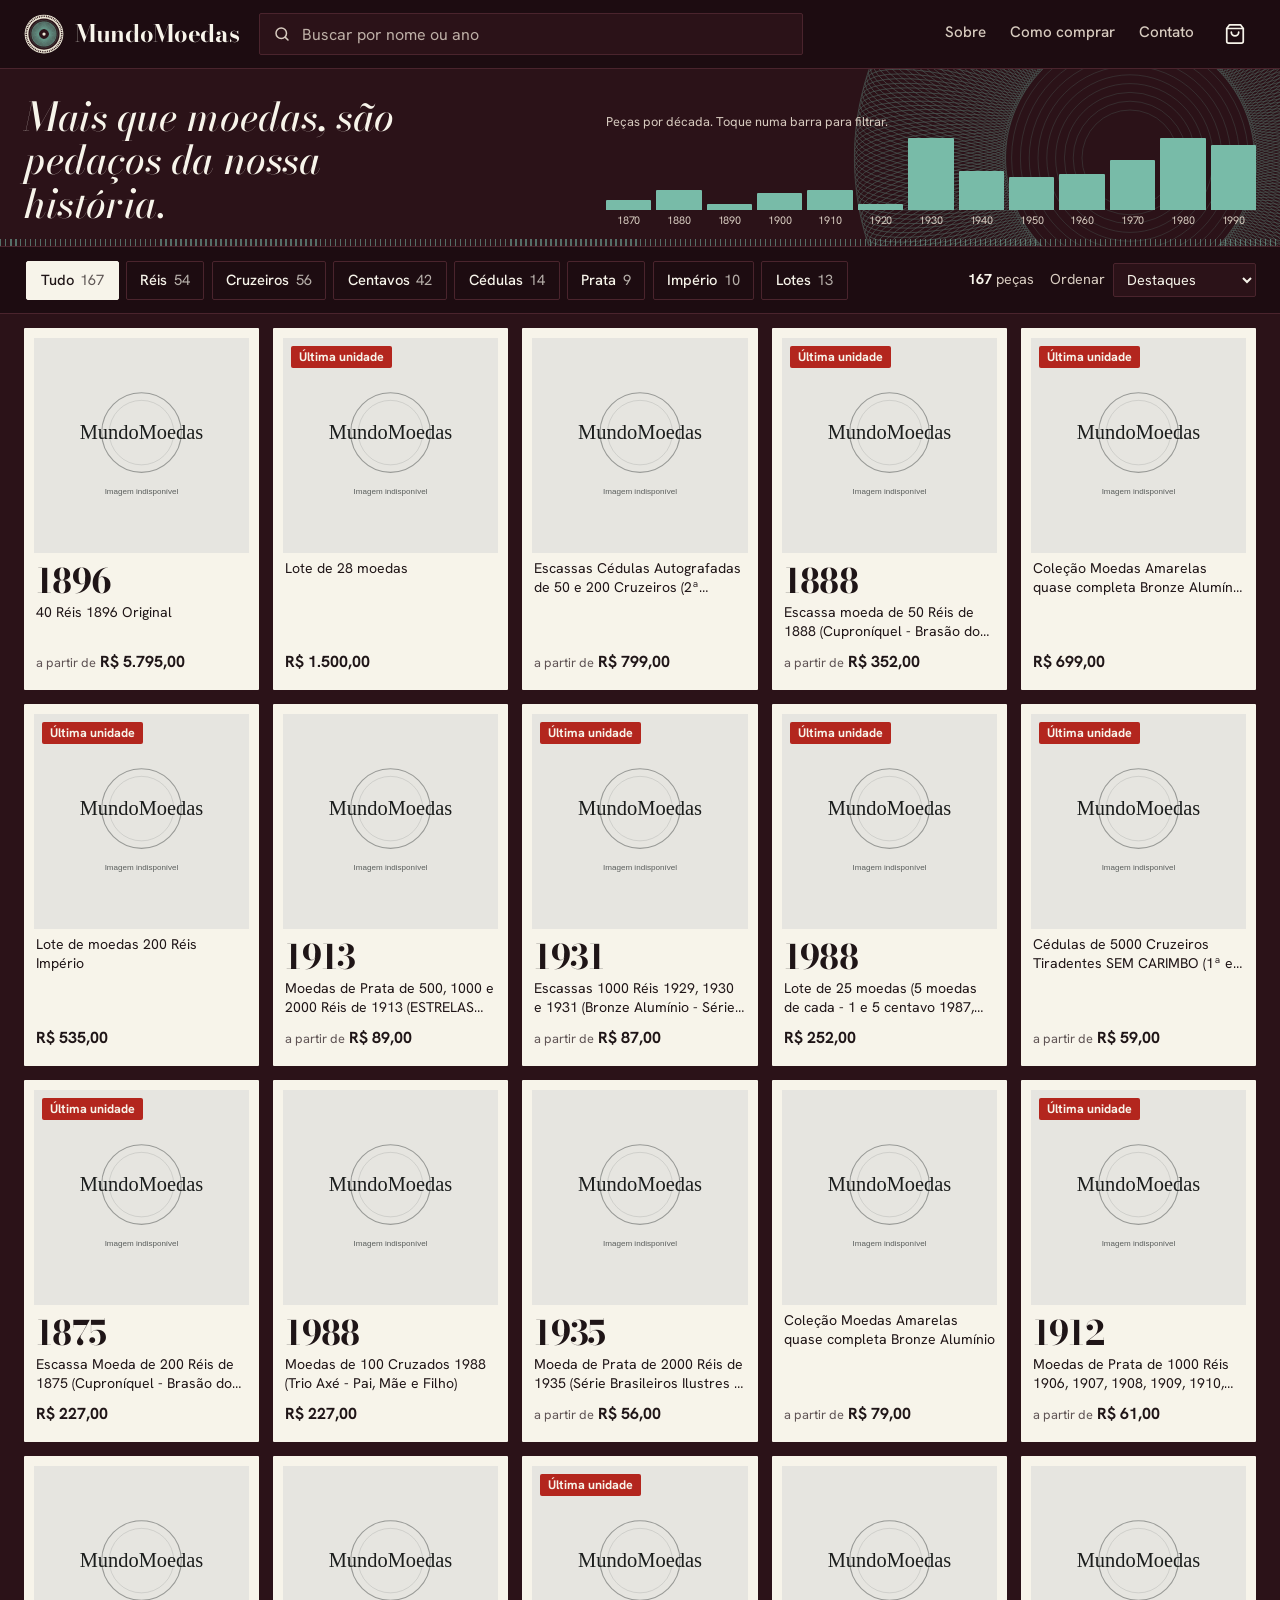
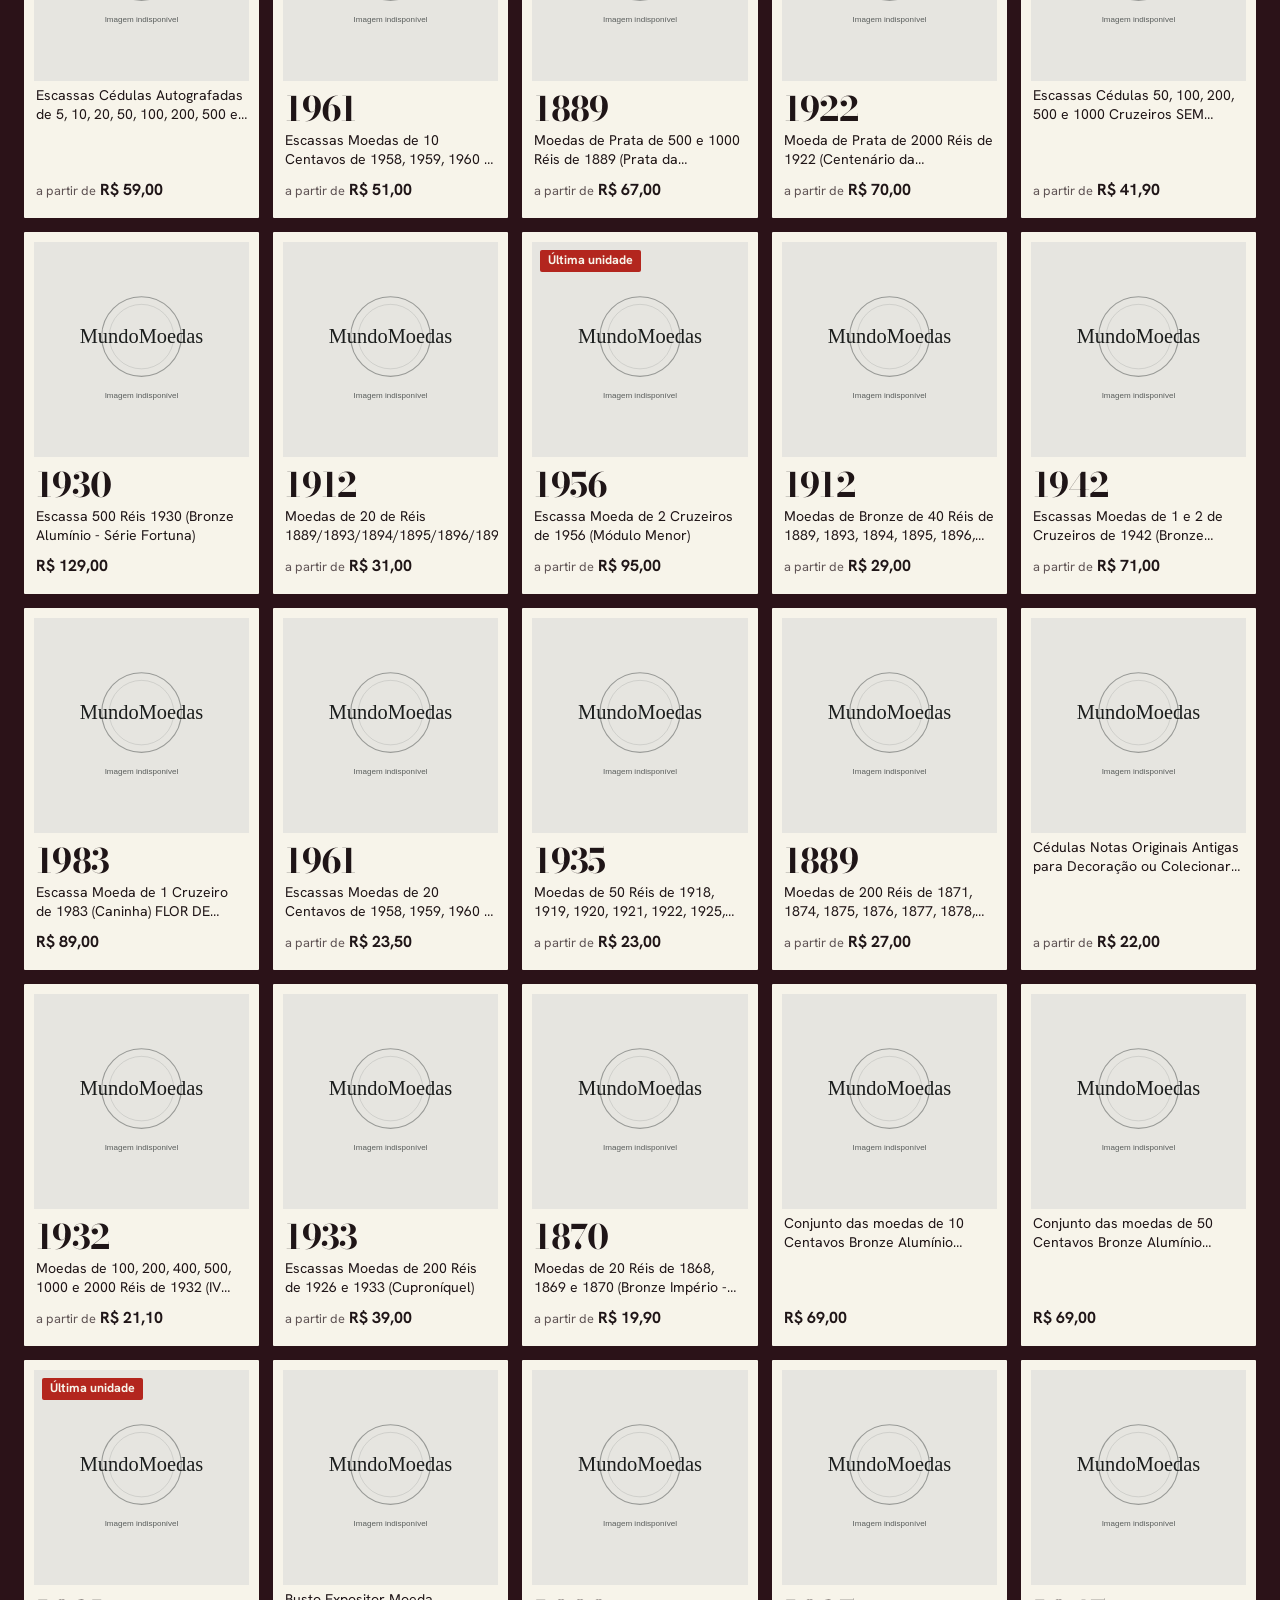
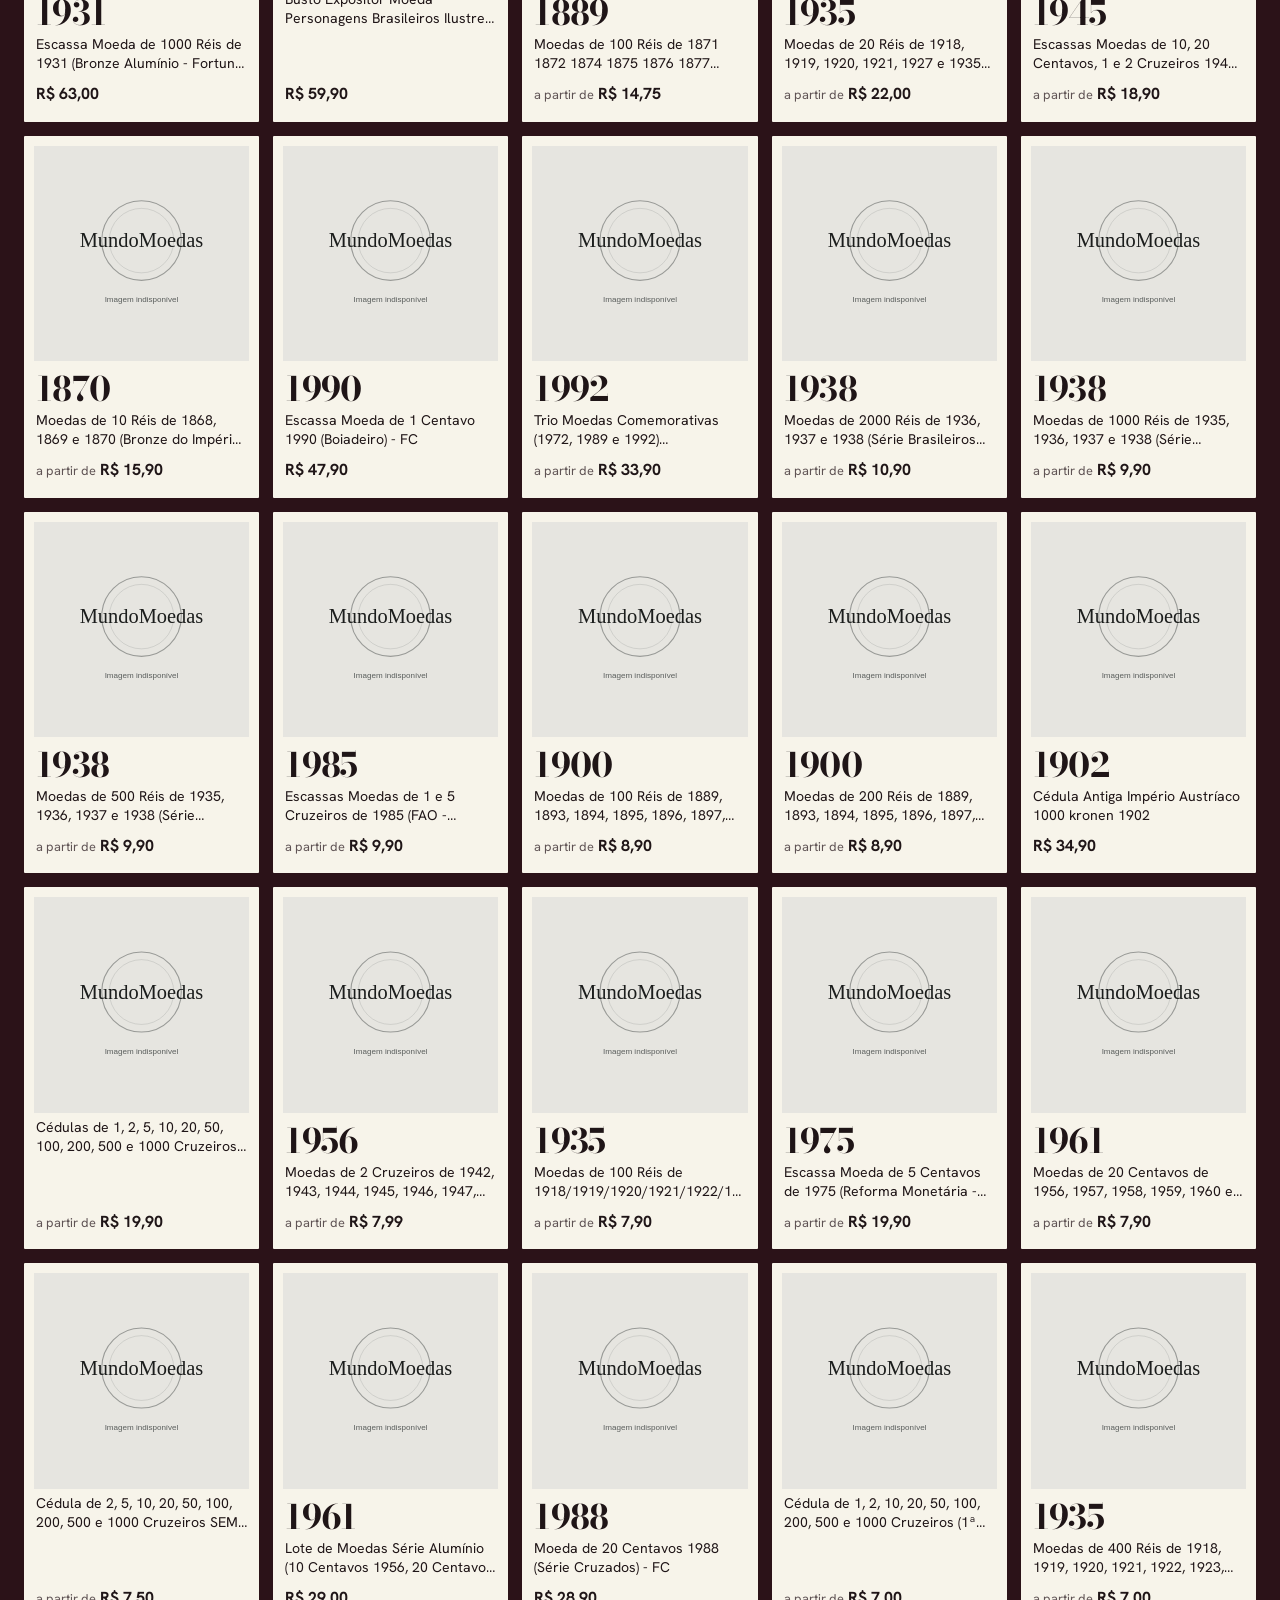
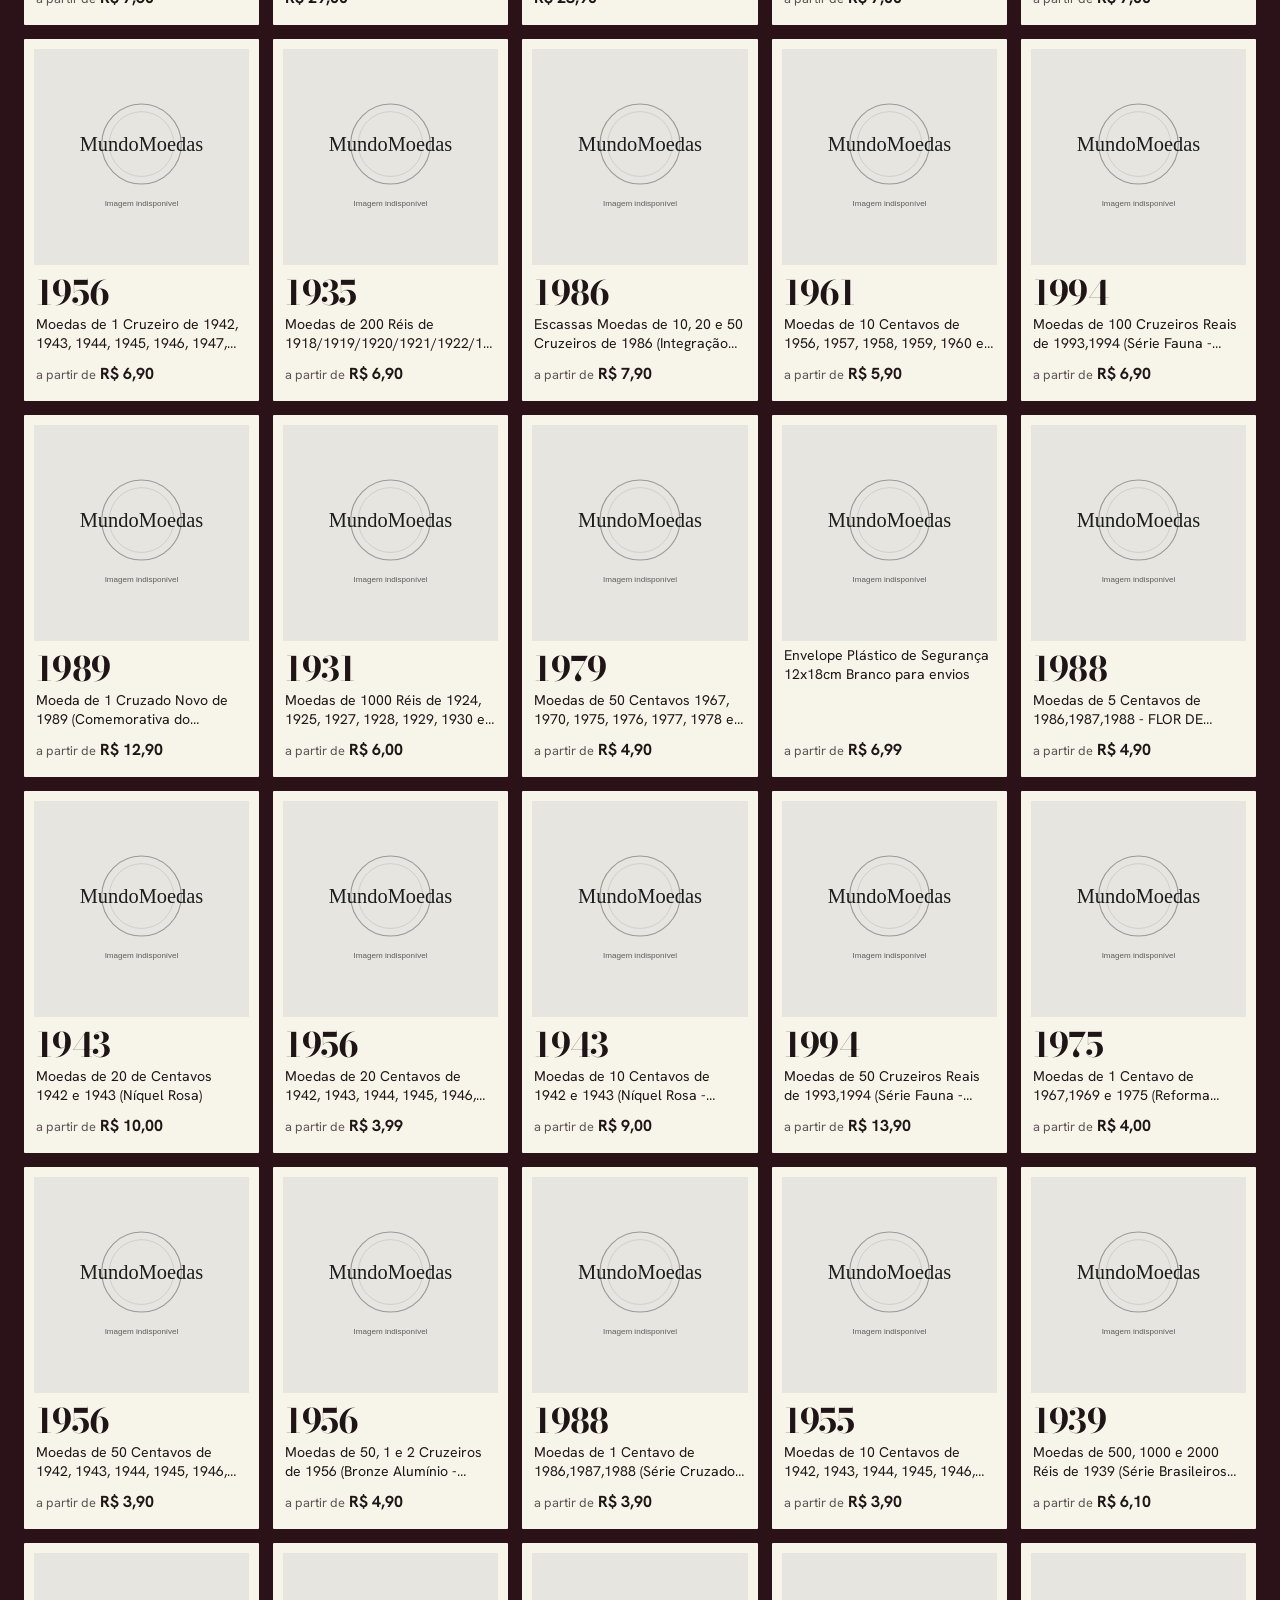
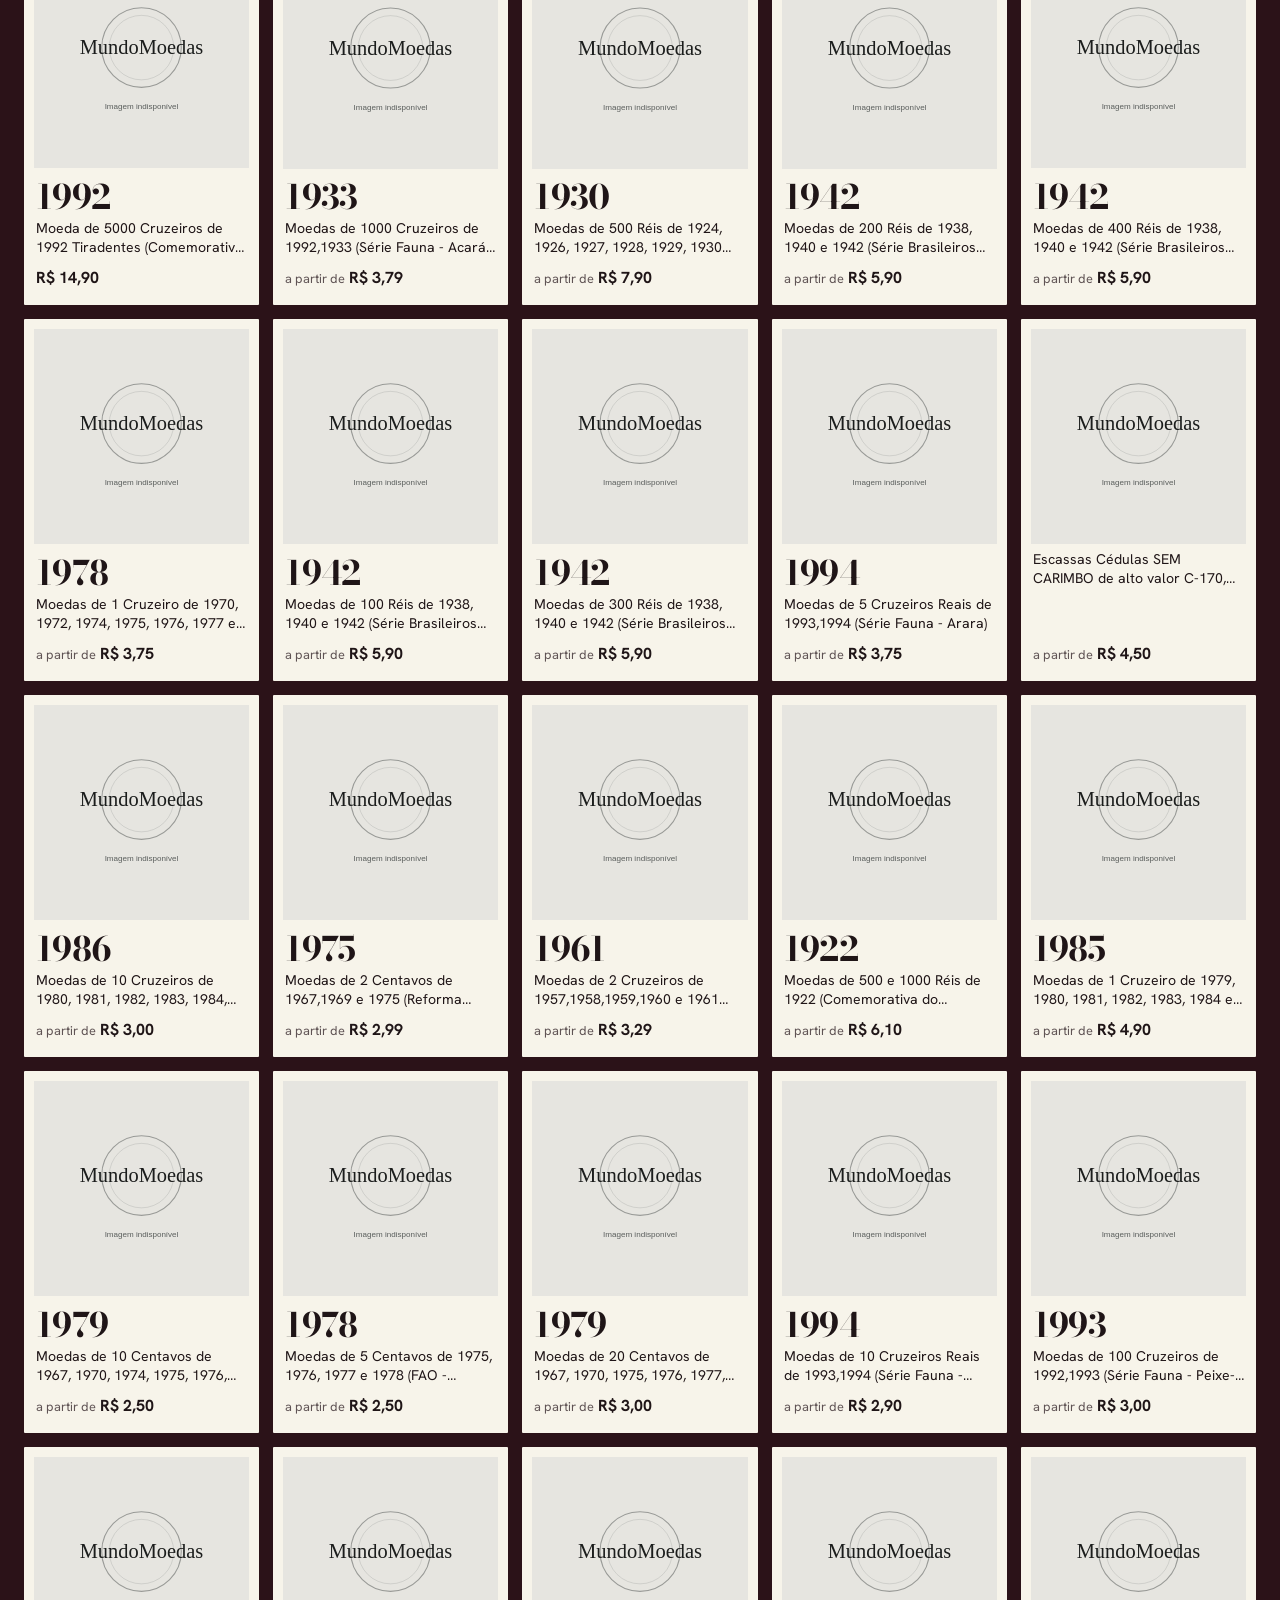
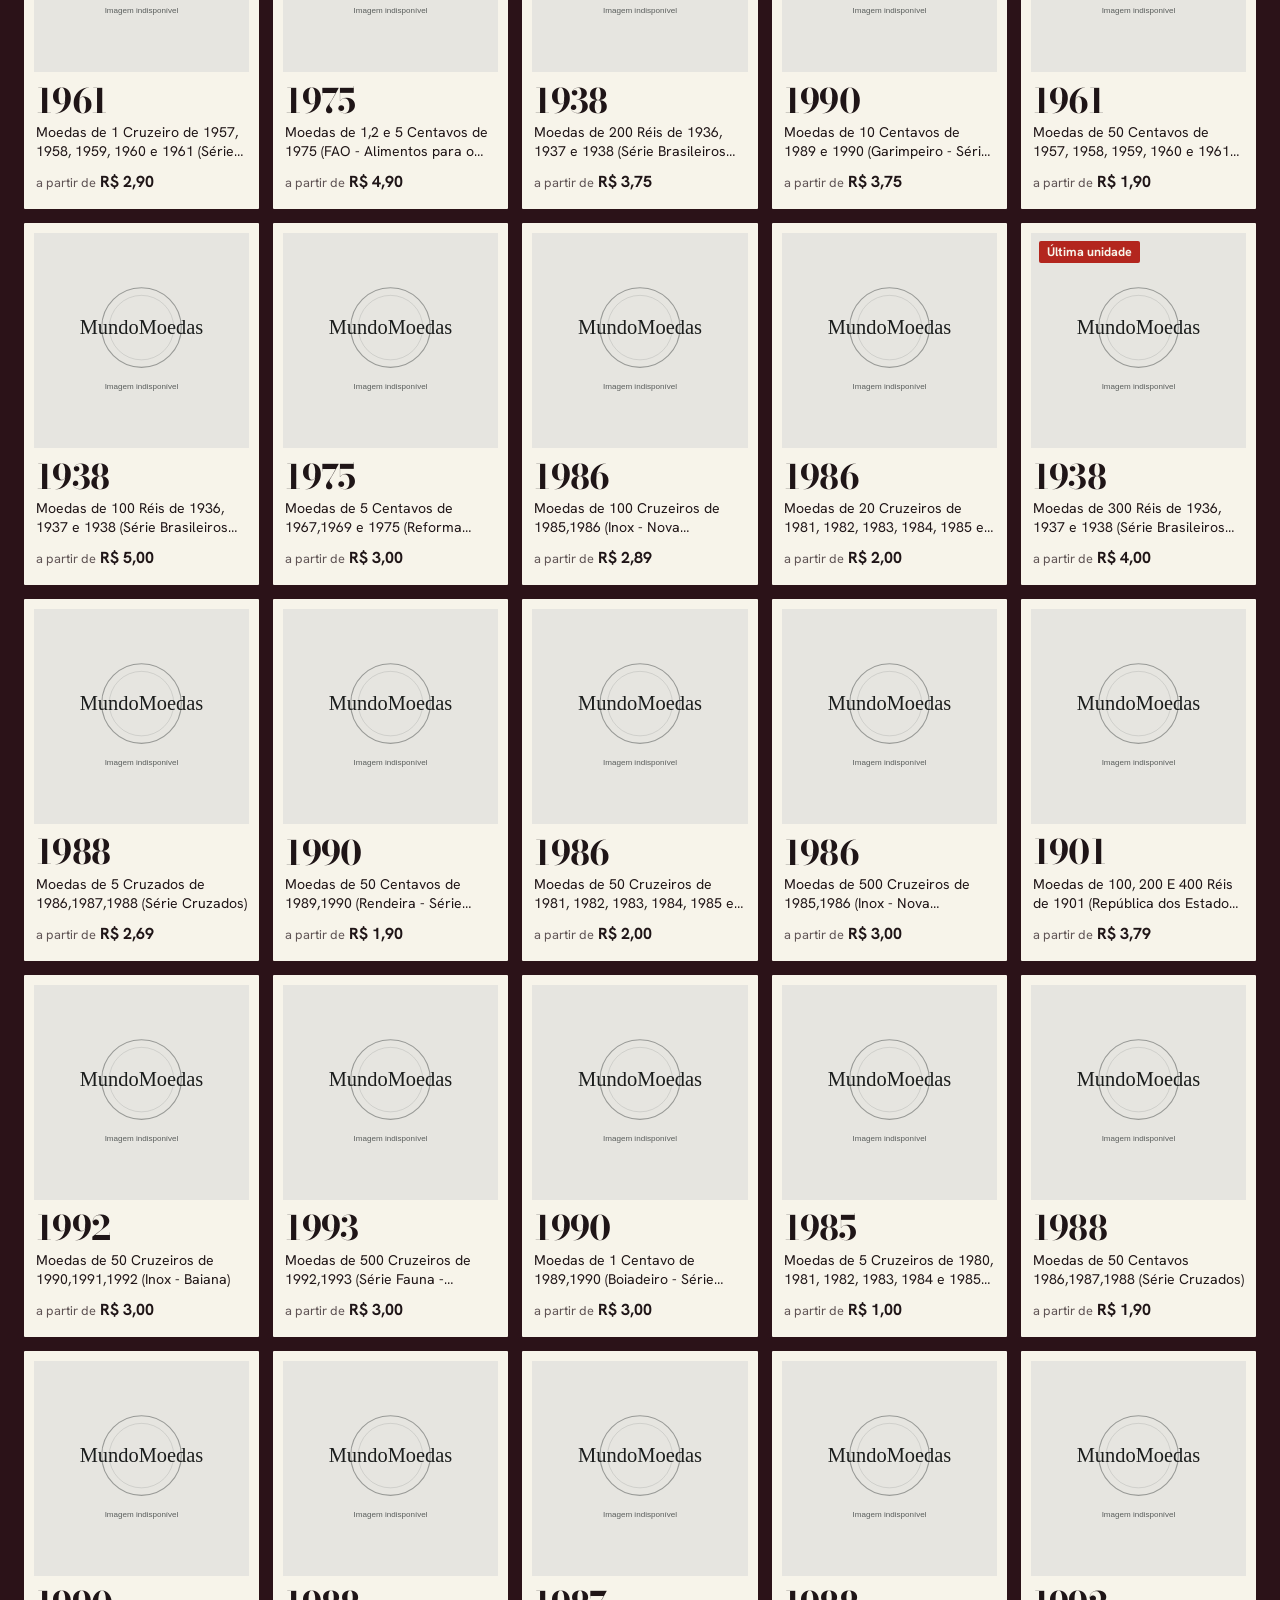
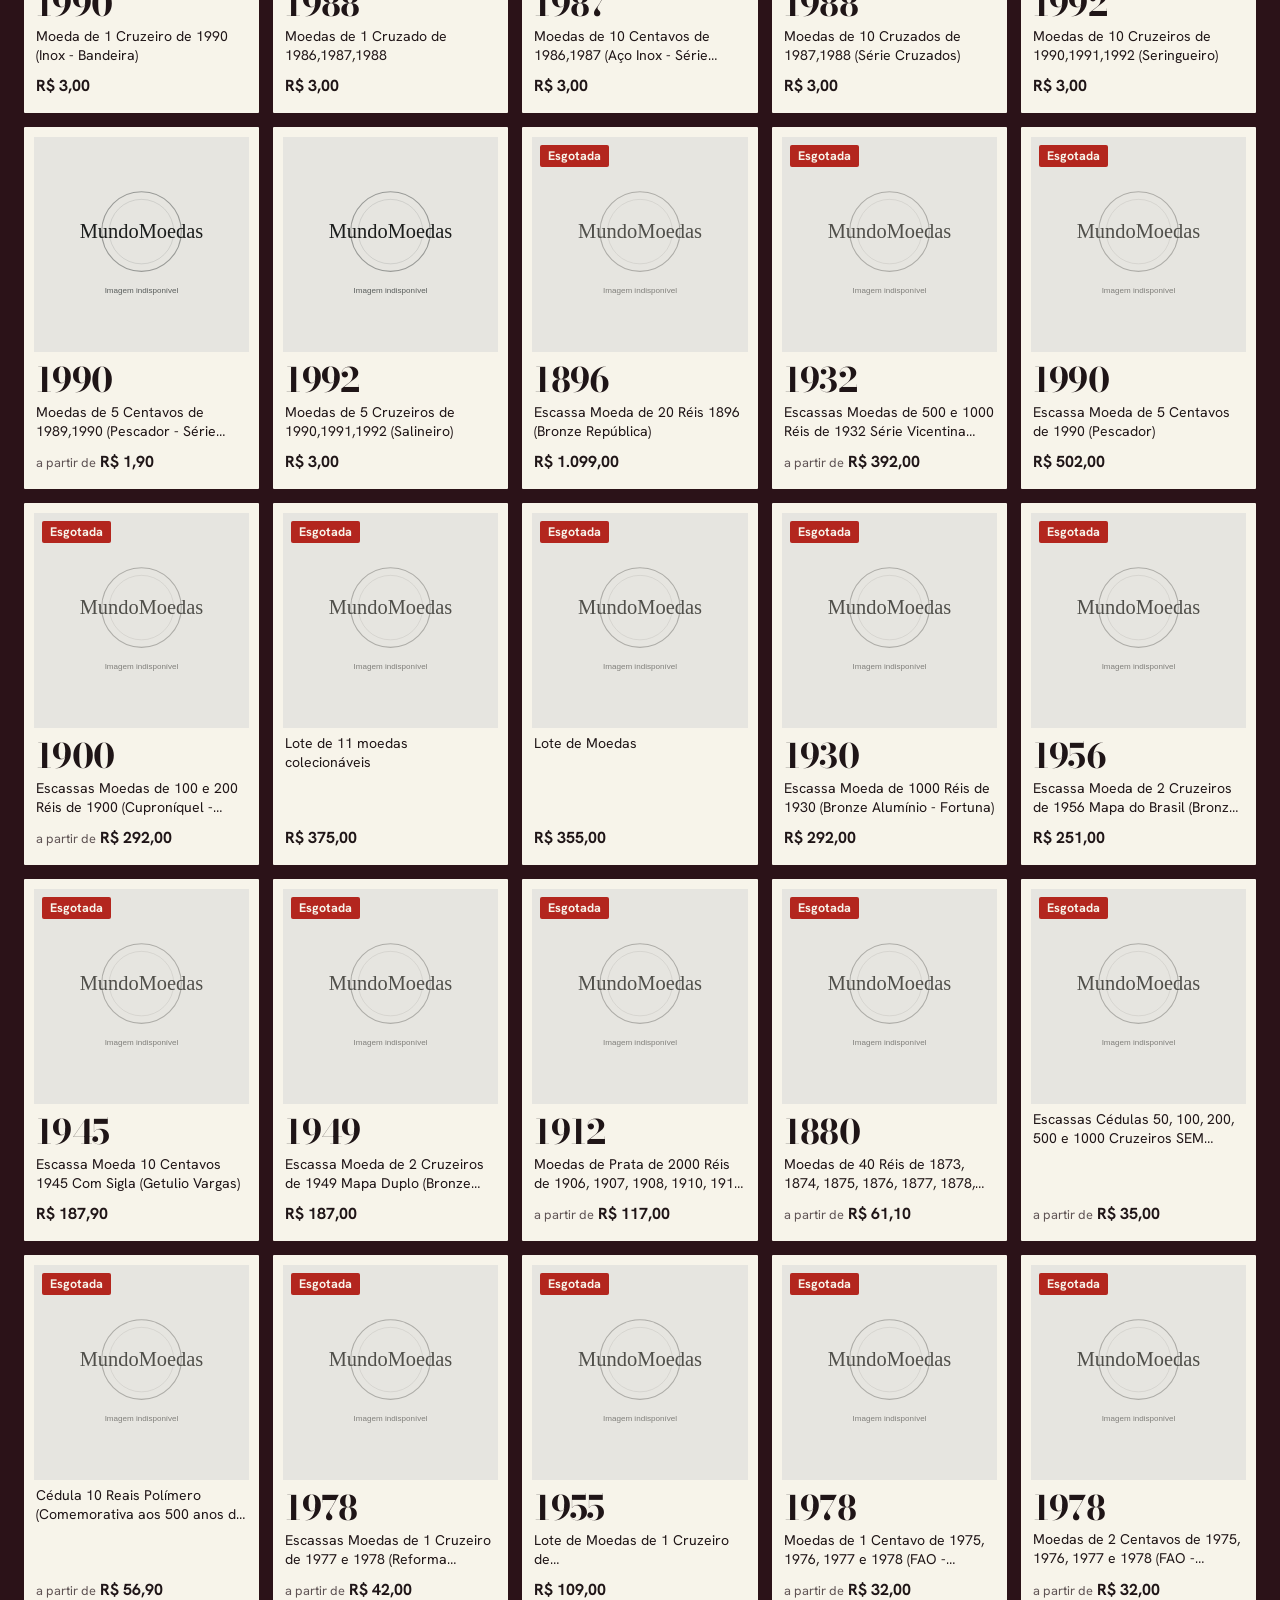
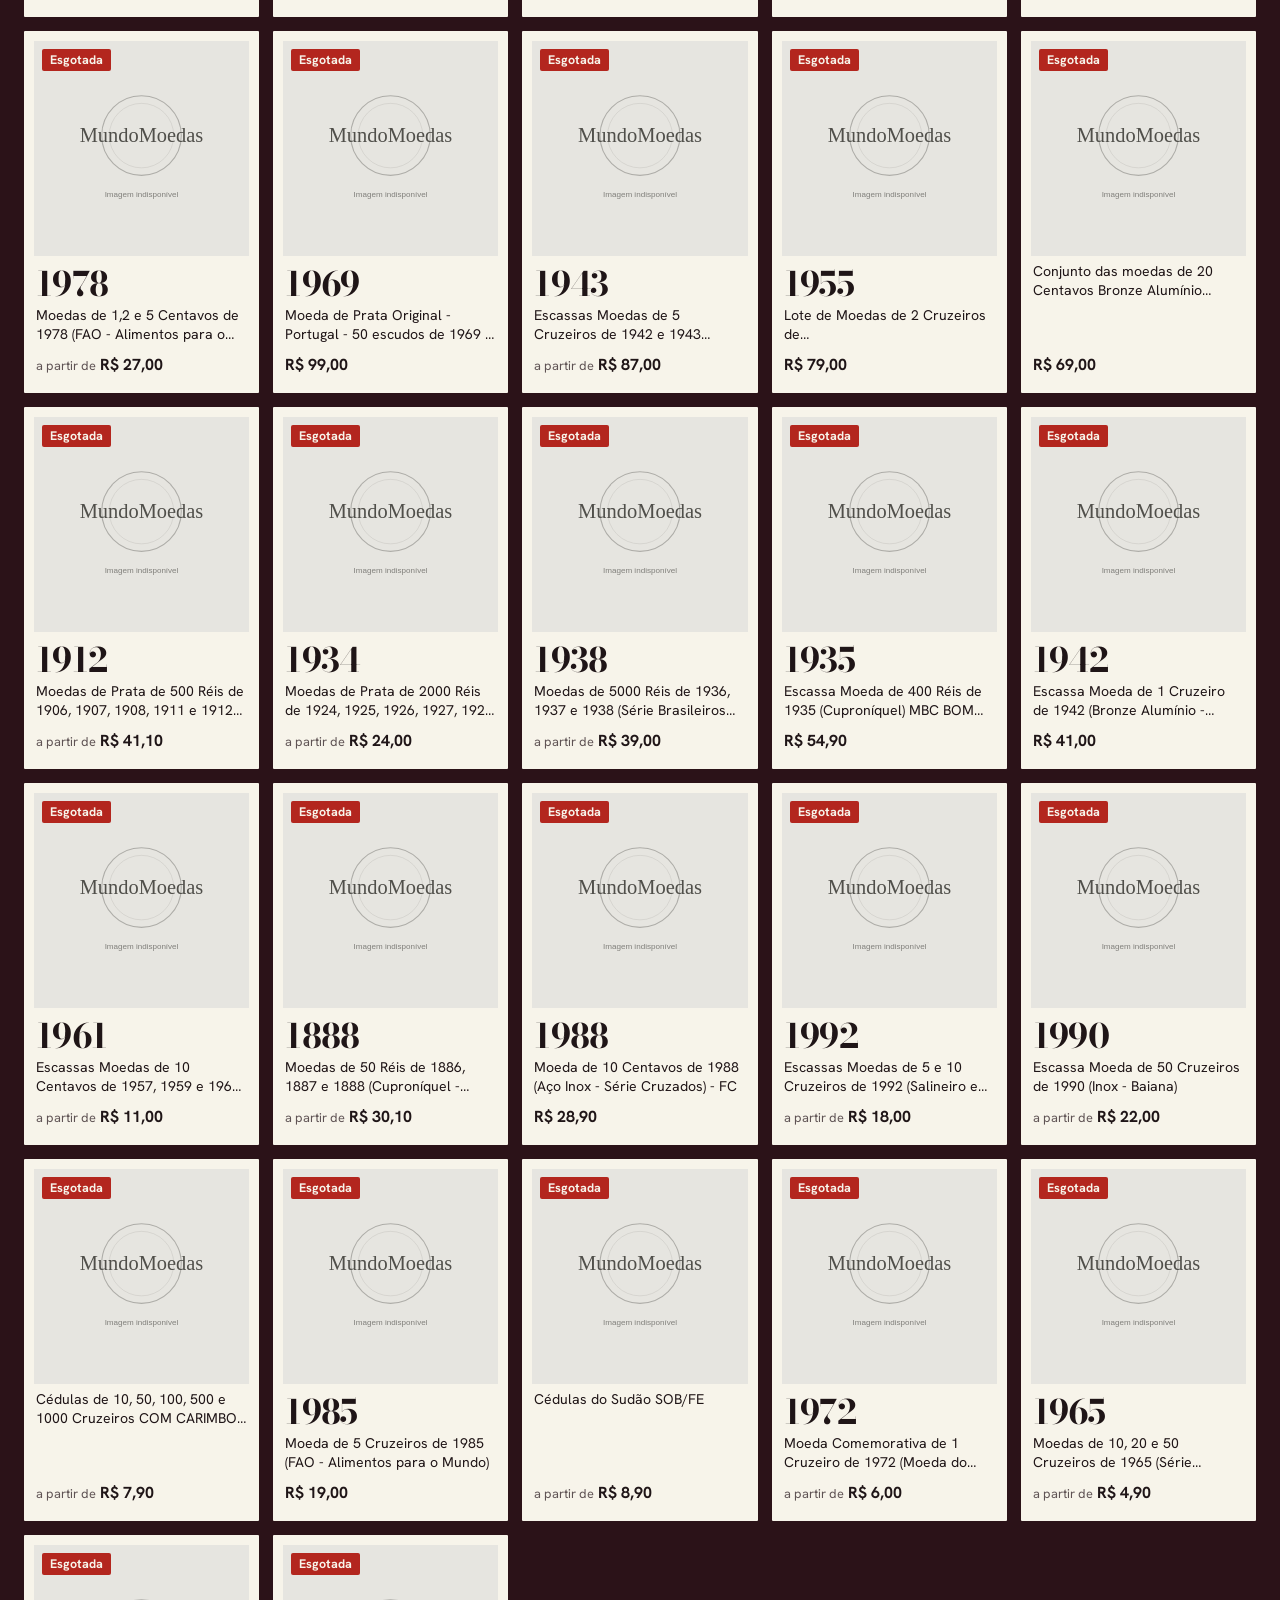
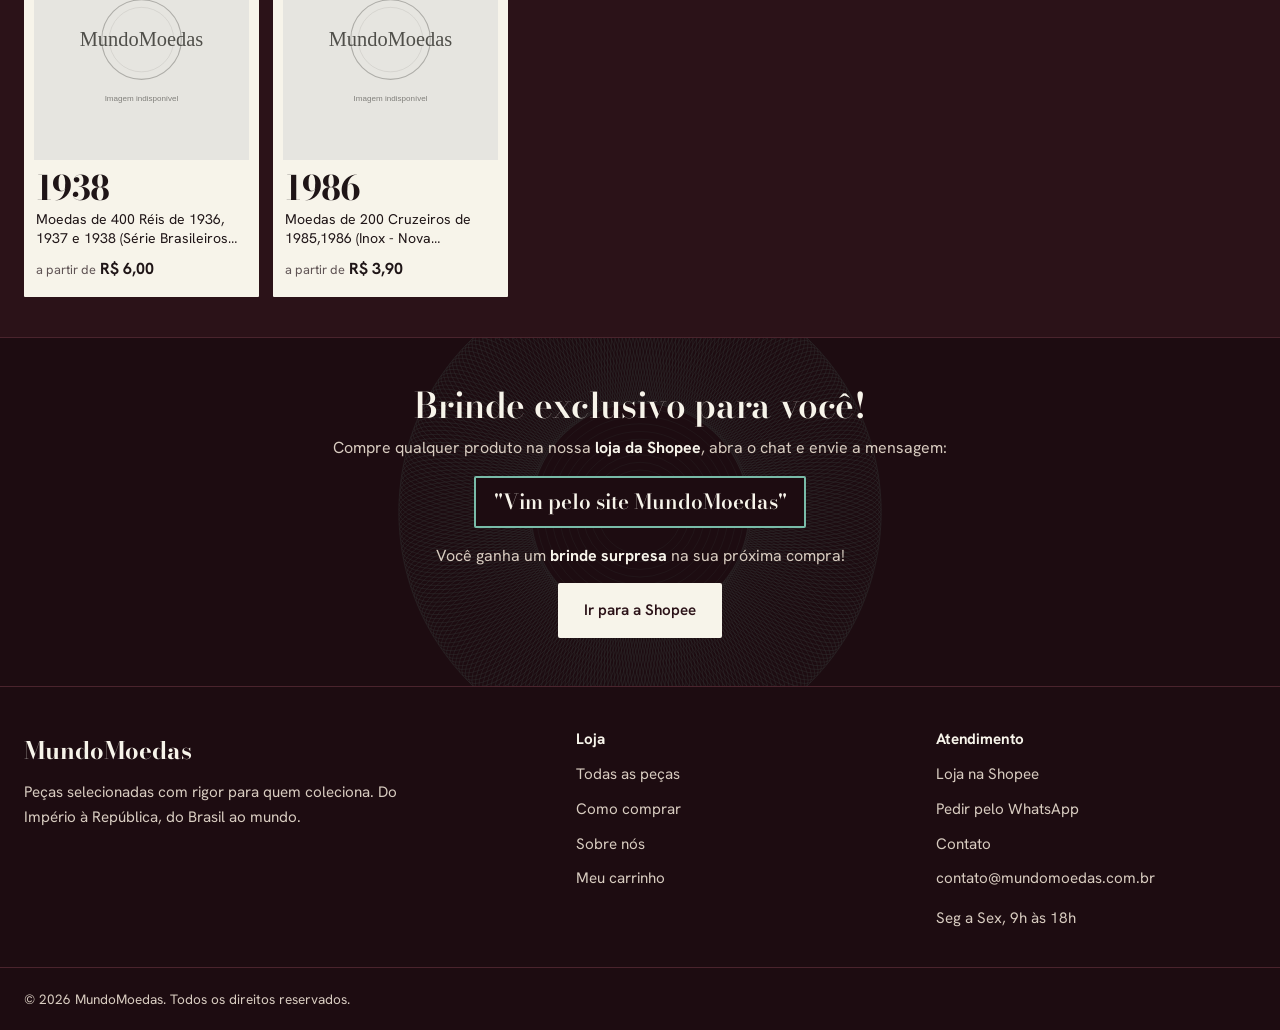
<file: index.html>
<!DOCTYPE html>
<html lang="pt-BR">
<head>
<meta charset="UTF-8">
<meta name="viewport" content="width=device-width, initial-scale=1.0">
<title>MundoMoedas — Moedas antigas, cédulas e lotes do Brasil e do mundo</title>
<meta name="description" content="Moedas de réis e cruzeiros, cédulas, peças de prata e lotes, com foto real de cada peça. Escolha pelo ano e compre pela Shopee ou pelo WhatsApp.">
<meta name="keywords" content="moedas antigas, moedas brasileiras, numismática, cédulas antigas, colecionar moedas, moedas de réis, moedas de cruzeiros, moedas império, moedas república">
<meta name="robots" content="index, follow, max-image-preview:large">
<link rel="canonical" href="https://mundomoedas.com.br/">
<meta property="og:type" content="website">
<meta property="og:locale" content="pt_BR">
<meta property="og:site_name" content="MundoMoedas">
<meta property="og:title" content="MundoMoedas — Moedas antigas, cédulas e lotes">
<meta property="og:description" content="Mais que moedas, são pedaços da nossa história.">
<meta property="og:image" content="https://mundomoedas.com.br/assets/images/logo.svg">
<link rel="icon" href="assets/images/logo.svg" type="image/svg+xml">
<link rel="stylesheet" href="css/fonts.css">
<link rel="stylesheet" href="css/style.css">
</head>
<body>

<header id="topo" class="header"></header>

<main>
  <h1 class="sr-only">MundoMoedas: moedas antigas, cédulas e lotes</h1>

  <section class="vitrine" aria-label="Apresentação e régua de épocas">
    <div class="wrap vitrine__in">
      <p class="vitrine__lema">Mais que moedas, são pedaços da nossa história.</p>
      <div class="vitrine__regua">
        <div class="regua__cab">
          <span>Peças por década. Toque numa barra para filtrar.</span>
          <button type="button" id="reguaLimpar" hidden>Limpar década</button>
        </div>
        <div class="regua__barras" id="regua" role="group" aria-label="Filtrar por década"></div>
      </div>
    </div>
  </section>

  <section class="filtros" aria-label="Filtros do catálogo">
    <div class="wrap filtros__in">
      <div class="chips" id="chips" role="group" aria-label="Tipo de peça"></div>
      <span id="contagem" aria-live="polite"></span>
      <label class="ordem">
        <span>Ordenar</span>
        <select id="ordem">
          <option value="destaques">Destaques</option>
          <option value="menor">Menor preço</option>
          <option value="maior">Maior preço</option>
          <option value="antigas">Mais antigas</option>
        </select>
      </label>
    </div>
  </section>

  <div id="grade" aria-busy="true">
    <div class="peca"><div class="peca__foto skeleton"></div></div>
    <div class="peca"><div class="peca__foto skeleton"></div></div>
    <div class="peca"><div class="peca__foto skeleton"></div></div>
    <div class="peca"><div class="peca__foto skeleton"></div></div>
    <div class="peca"><div class="peca__foto skeleton"></div></div>
  </div>
</main>

<section class="brinde">
  <div class="wrap">
    <h2>Brinde exclusivo para você!</h2>
    <p>Compre qualquer produto na nossa <strong>loja da Shopee</strong>, abra o chat e envie a mensagem:</p>
    <div class="brinde__code">"Vim pelo site MundoMoedas"</div>
    <p>Você ganha um <strong>brinde surpresa</strong> na sua próxima compra!</p>
    <a href="https://shopee.com.br/shop/486896133" class="btn btn--marfim" target="_blank" rel="noopener">Ir para a Shopee</a>
  </div>
</section>

<footer id="rodape" class="footer"></footer>

<script src="js/logica.js"></script>
<script src="js/app.js"></script>
<script src="js/bandeja.js"></script>
</body>
</html>
</file>
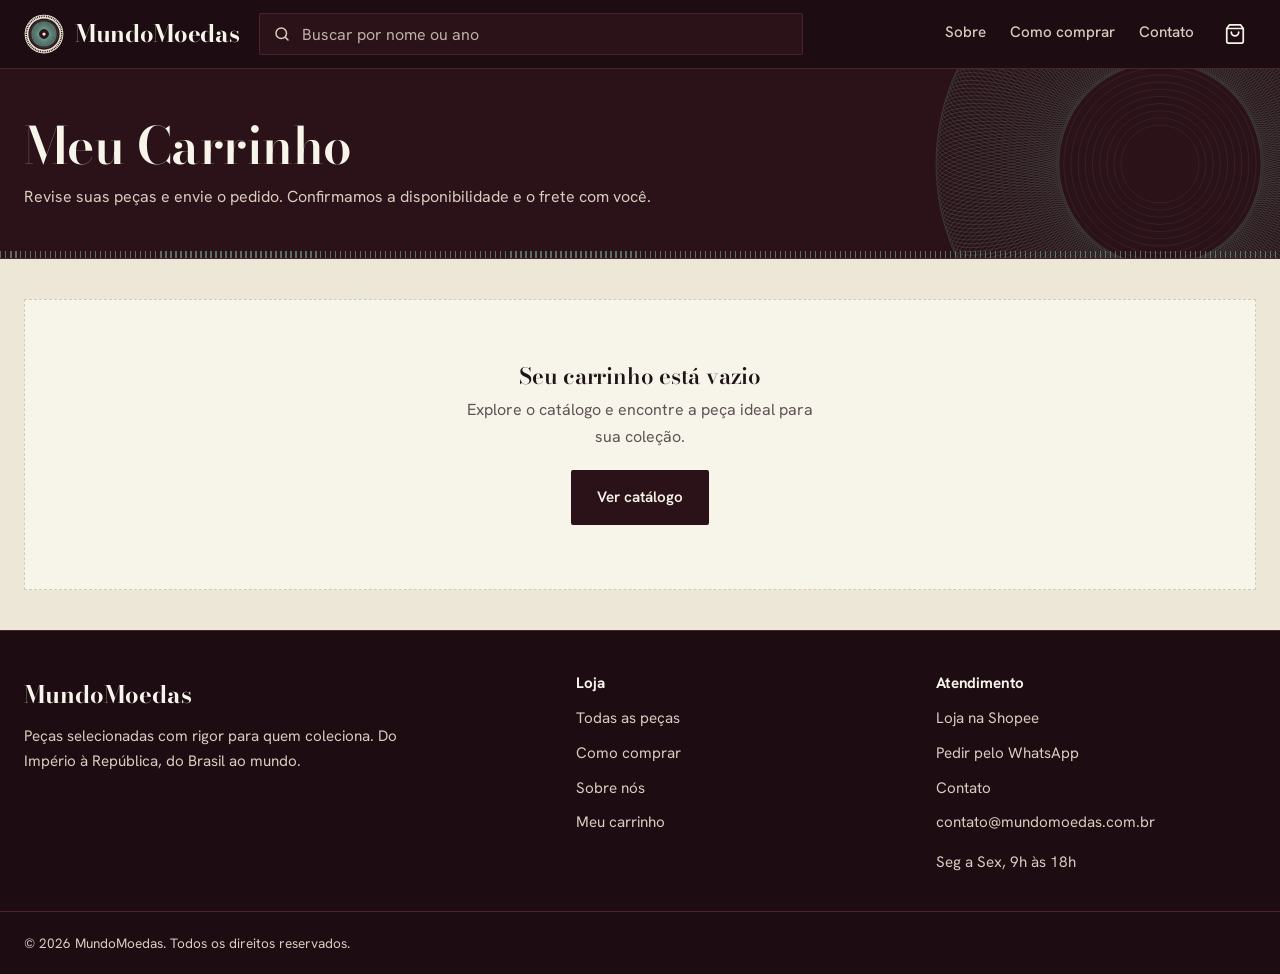
<file: carrinho.html>
<!DOCTYPE html>
<html lang="pt-BR">
<head>
<meta charset="UTF-8">
<meta name="viewport" content="width=device-width, initial-scale=1.0">
<title>Meu Carrinho — MundoMoedas</title>
<meta name="description" content="Revise suas peças selecionadas e envie seu pedido pelo WhatsApp.">
<meta name="robots" content="noindex, follow">
<link rel="icon" href="assets/images/logo.svg" type="image/svg+xml">
<link rel="stylesheet" href="css/fonts.css">
<link rel="stylesheet" href="css/style.css">
<style>
  .cart-wrap { display:grid; grid-template-columns: 1.7fr 1fr; gap:2.5rem; align-items:start; }
  @media (max-width:900px){ .cart-wrap { grid-template-columns:1fr; } }

  .ci { display:grid; grid-template-columns:110px 1fr auto; gap:1.25rem; padding:1.25rem 0; border-bottom:1px solid var(--border); align-items:center; }
  @media (max-width:600px){ .ci { grid-template-columns:80px 1fr; } .ci__p { grid-column:1/-1; display:flex; justify-content:space-between; align-items:center; gap:1rem; } }

  .ci__img { width:110px; height:110px; background:var(--cream); border:1px solid var(--border); border-radius:var(--radius); overflow:hidden; }
  .ci__img img { width:100%; height:100%; object-fit:cover; }
  @media (max-width:600px){ .ci__img { width:80px; height:80px; } }

  .ci__name { font-size:1rem; font-weight:600; color:var(--ink); line-height:1.4; margin-bottom:.35rem; }
  .ci__var { font-size:.82rem; color:var(--muted); margin-bottom:.5rem; }
  .ci__price { font-family:var(--font-body); font-size:1.25rem; font-weight:700; color:var(--ink); }
  .ci__sub { font-size:.8rem; color:var(--muted); margin-top:.15rem; }

  .qtd { display:inline-flex; border:1.5px solid var(--border); border-radius:var(--radius); overflow:hidden; }
  .qtd button { width:36px; height:38px; display:grid; place-items:center; font-size:1.15rem; color:var(--text-soft); }
  .qtd button:hover:not(:disabled){ background:var(--cream-2); color:var(--gold-main); }
  .qtd button:disabled{ opacity:.3; cursor:not-allowed; }
  .qtd input { width:48px; text-align:center; border:none; border-left:1.5px solid var(--border); border-right:1.5px solid var(--border); font-weight:700; height:38px; }
  .qtd input::-webkit-outer-spin-button,.qtd input::-webkit-inner-spin-button{ -webkit-appearance:none; margin:0; }
  .qtd input[type=number]{ -moz-appearance:textfield; }

  .rm { font-size:.78rem; color:var(--muted); text-decoration:underline; margin-top:.5rem; display:inline-block; }
  .rm:hover { color:var(--danger); }

  .resumo { background:var(--cream); border:1px solid var(--border); border-radius:var(--radius-lg); padding:1.6rem; position:sticky; top:100px; }
  @media (max-width:900px){ .resumo { position:static; } }
  .resumo h3 { font-family:var(--font-body); font-size:1rem; font-weight:700; margin-bottom:1.25rem; color:var(--text-soft); }
  .linha { display:flex; justify-content:space-between; gap:1rem; padding:.65rem 0; font-size:.93rem; color:var(--text-soft); }
  .linha strong { color:var(--ink); }
  .linha--total { border-top:2px solid var(--gold-main); margin-top:.75rem; padding-top:1rem; font-size:1.05rem; }
  .linha--total strong { font-family:var(--font-body); font-size:1.6rem; color:var(--gold-main); }
</style>
</head>
<body>

<header id="topo" class="header"></header>

<section class="pagehead">
  <div class="wrap">
    <h1>Meu Carrinho</h1>
    <p>Revise suas peças e envie o pedido. Confirmamos a disponibilidade e o frete com você.</p>
  </div>
</section>

<main class="section section--tight">
  <div class="wrap">
    <div id="vazio" hidden class="empty">
      <h3>Seu carrinho está vazio</h3>
      <p>Explore o catálogo e encontre a peça ideal para sua coleção.</p>
      <a href="index.html" class="btn btn--primario">Ver catálogo</a>
    </div>

    <div class="cart-wrap" id="cheio" hidden>
      <div id="itens"></div>

      <aside class="resumo">
        <h3>Resumo do pedido</h3>
        <div class="linha"><span>Itens</span><strong id="rItens">0</strong></div>
        <div class="linha"><span>Unidades</span><strong id="rUn">0</strong></div>
        <div class="linha"><span>Subtotal</span><strong id="rSub">R$ 0,00</strong></div>
        <div class="linha"><span>Frete</span><strong style="font-size:.85rem;color:var(--muted)">Calculamos após confirmar</strong></div>
        <div class="linha linha--total"><span>Total</span><strong id="rTot">R$ 0,00</strong></div>

        <button class="btn btn--primario btn--block" id="enviar" style="margin-top:1.5rem">
          <svg width="17" height="17" viewBox="0 0 24 24" fill="currentColor"><path d="M12 2a10 10 0 0 0-8.6 15L2 22l5.2-1.4A10 10 0 1 0 12 2zm0 2a8 8 0 1 1-4.2 14.8l-.4-.2-3 .8.8-2.9-.2-.4A8 8 0 0 1 12 4z"/><path d="M8.5 9.5h1.2l.8 2 2.2-2h1.5l-2.6 2.4 2.8 2.6h-1.6l-2.3-2.2-1 2.2H7.9l.6-4z"/></svg>
          Enviar pedido pelo WhatsApp
        </button>

        <a href="${LOJA.shopee}" id="shopeeLink" target="_blank" rel="noopener" class="btn btn--contorno btn--block btn--sm" style="margin-top:.6rem">
          Comprar direto na Shopee
        </a>

        <p style="font-size:.8rem;color:var(--muted);margin-top:1.1rem;line-height:1.6">
          Ao enviar, abrimos o WhatsApp com a lista do seu pedido. Você confirma os dados,
          o frete e recebe as instruções de pagamento.
        </p>

        <button id="limpar" style="width:100%;margin-top:.85rem;font-size:.78rem;color:var(--muted);text-decoration:underline">
          Esvaziar carrinho
        </button>
      </aside>
    </div>
  </div>
</main>

<footer id="rodape" class="footer"></footer>

<script src="js/logica.js"></script>
<script src="js/app.js"></script>
<script>
document.getElementById('shopeeLink').href = LOJA.shopee;

function render() {
  const itens = Cart.read();
  const vazio = document.getElementById('vazio');
  const cheio = document.getElementById('cheio');

  if (!itens.length) {
    vazio.hidden = false;
    cheio.hidden = true;
    return;
  }
  vazio.hidden = true;
  cheio.hidden = false;

  document.getElementById('itens').innerHTML = itens.map(i => `
    <div class="ci">
      <div class="ci__img">
        <img src="${i.imagem}" alt="${escapeHTML(i.nome)}" onerror="this.src='assets/images/placeholder.svg'">
      </div>
      <div>
        <div class="ci__name">${escapeHTML(i.nome)}</div>
        <div class="ci__var">Variação: ${escapeHTML(i.variacaoNome)}</div>
        <div class="ci__price">${brl(i.preco)}</div>
        <div class="ci__sub">${brl(i.preco * i.qtd)} no total</div>
      </div>
      <div class="ci__p">
        <div>
          <div class="qtd">
            <button type="button" data-dec="${i.key}" ${i.qtd <= 1 ? 'disabled' : ''} aria-label="Diminuir">−</button>
            <input type="number" value="${i.qtd}" min="1" data-qtd="${i.key}" aria-label="Quantidade">
            <button type="button" data-inc="${i.key}" aria-label="Aumentar">+</button>
          </div>
          <button type="button" class="rm" data-rm="${i.key}">Remover</button>
        </div>
      </div>
    </div>`).join('');

  document.getElementById('rItens').textContent = itens.length;
  document.getElementById('rUn').textContent    = Cart.count();
  document.getElementById('rSub').textContent    = brl(Cart.total());
  document.getElementById('rTot').textContent    = brl(Cart.total());

  // Eventos
  document.querySelectorAll('[data-inc]').forEach(b =>
    b.addEventListener('click', () => {
      const it = itens.find(x => x.key === b.dataset.inc);
      Cart.setQtd(b.dataset.inc, it.qtd + 1);
      render();
    }));

  document.querySelectorAll('[data-dec]').forEach(b =>
    b.addEventListener('click', () => {
      const it = itens.find(x => x.key === b.dataset.dec);
      Cart.setQtd(b.dataset.dec, it.qtd - 1);
      render();
    }));

  document.querySelectorAll('[data-qtd]').forEach(inp =>
    inp.addEventListener('change', () => {
      let v = parseInt(inp.value, 10);
      if (isNaN(v) || v < 1) v = 1;
      Cart.setQtd(inp.dataset.qtd, v);
      render();
    }));

  document.querySelectorAll('[data-rm]').forEach(b =>
    b.addEventListener('click', () => {
      Cart.remove(b.dataset.rm);
      Toast.show('Item removido');
      render();
    }));
}

document.getElementById('enviar').addEventListener('click', () => Cart.pedido());
document.getElementById('limpar').addEventListener('click', () => {
  if (!Cart.count()) return;
  Cart.clear();
  Toast.show('Carrinho esvaziado');
  render();
});

render();
</script>
</body>
</html>
</file>
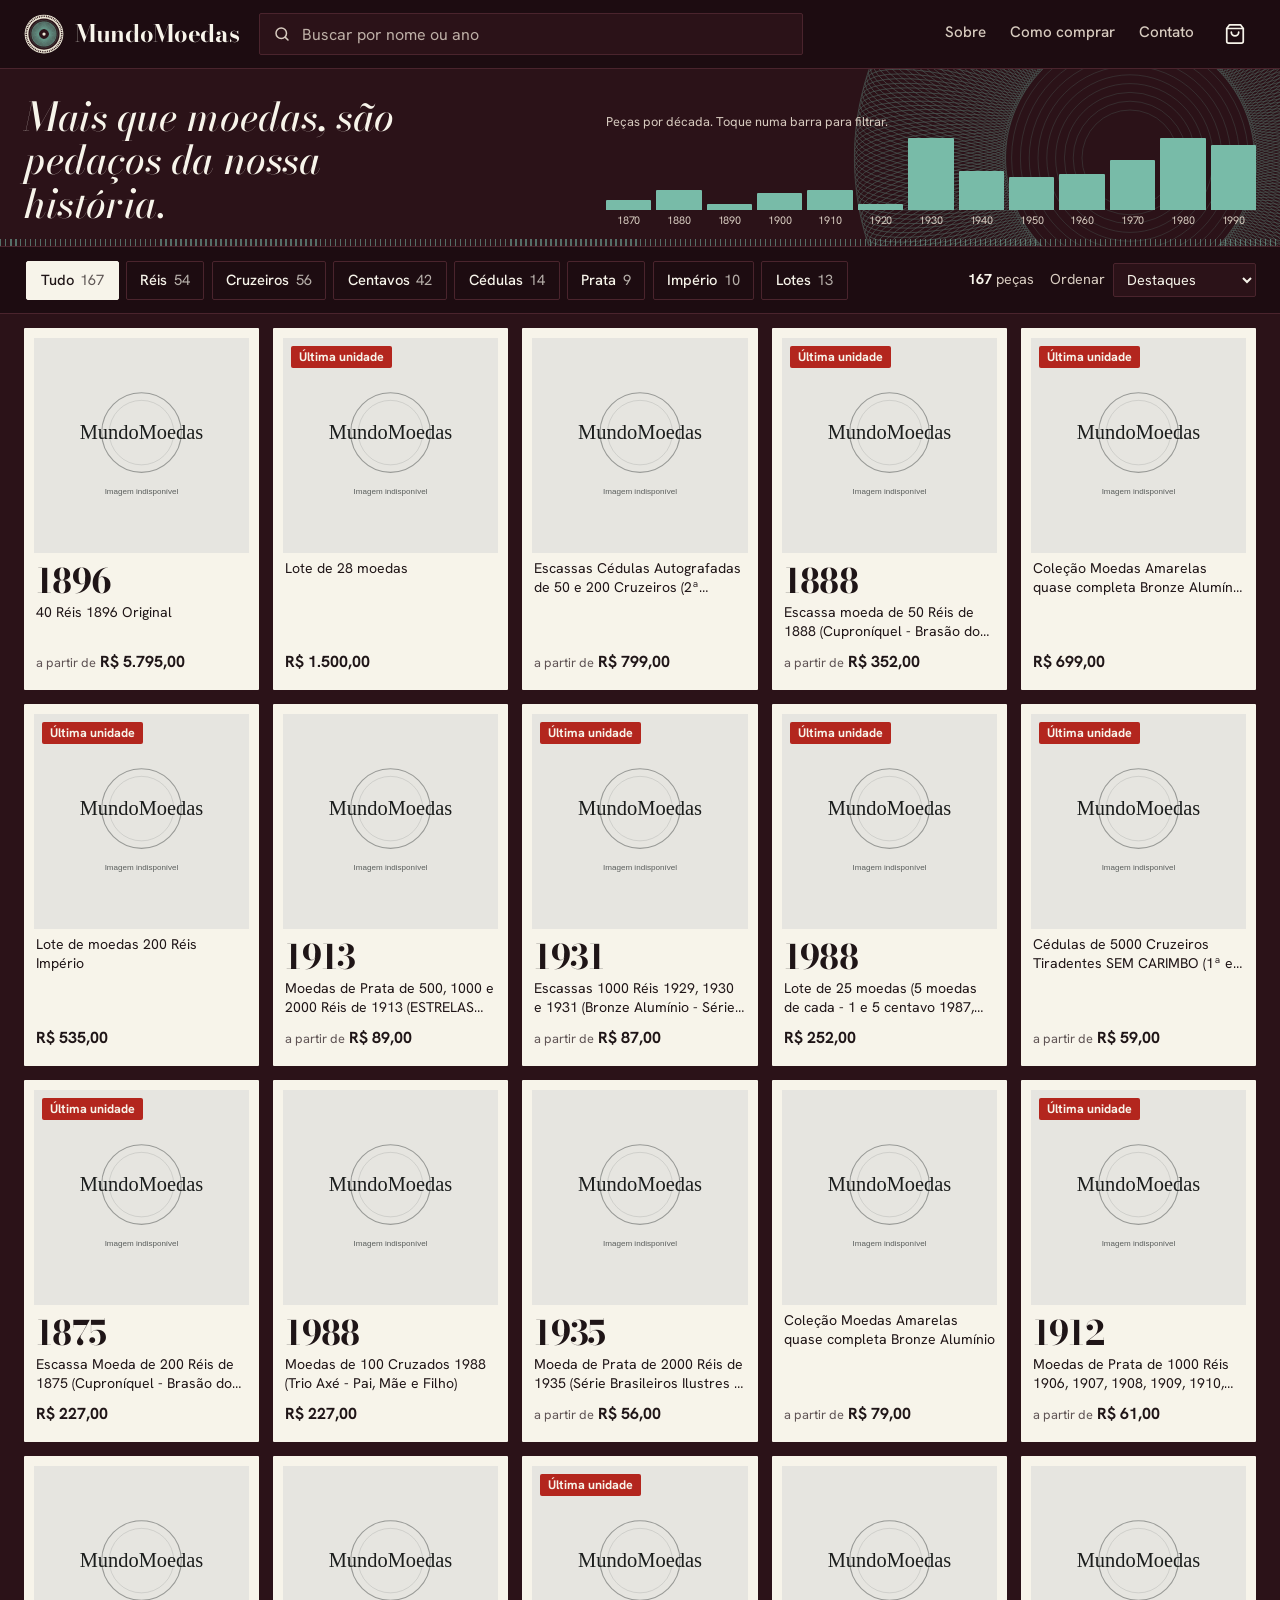
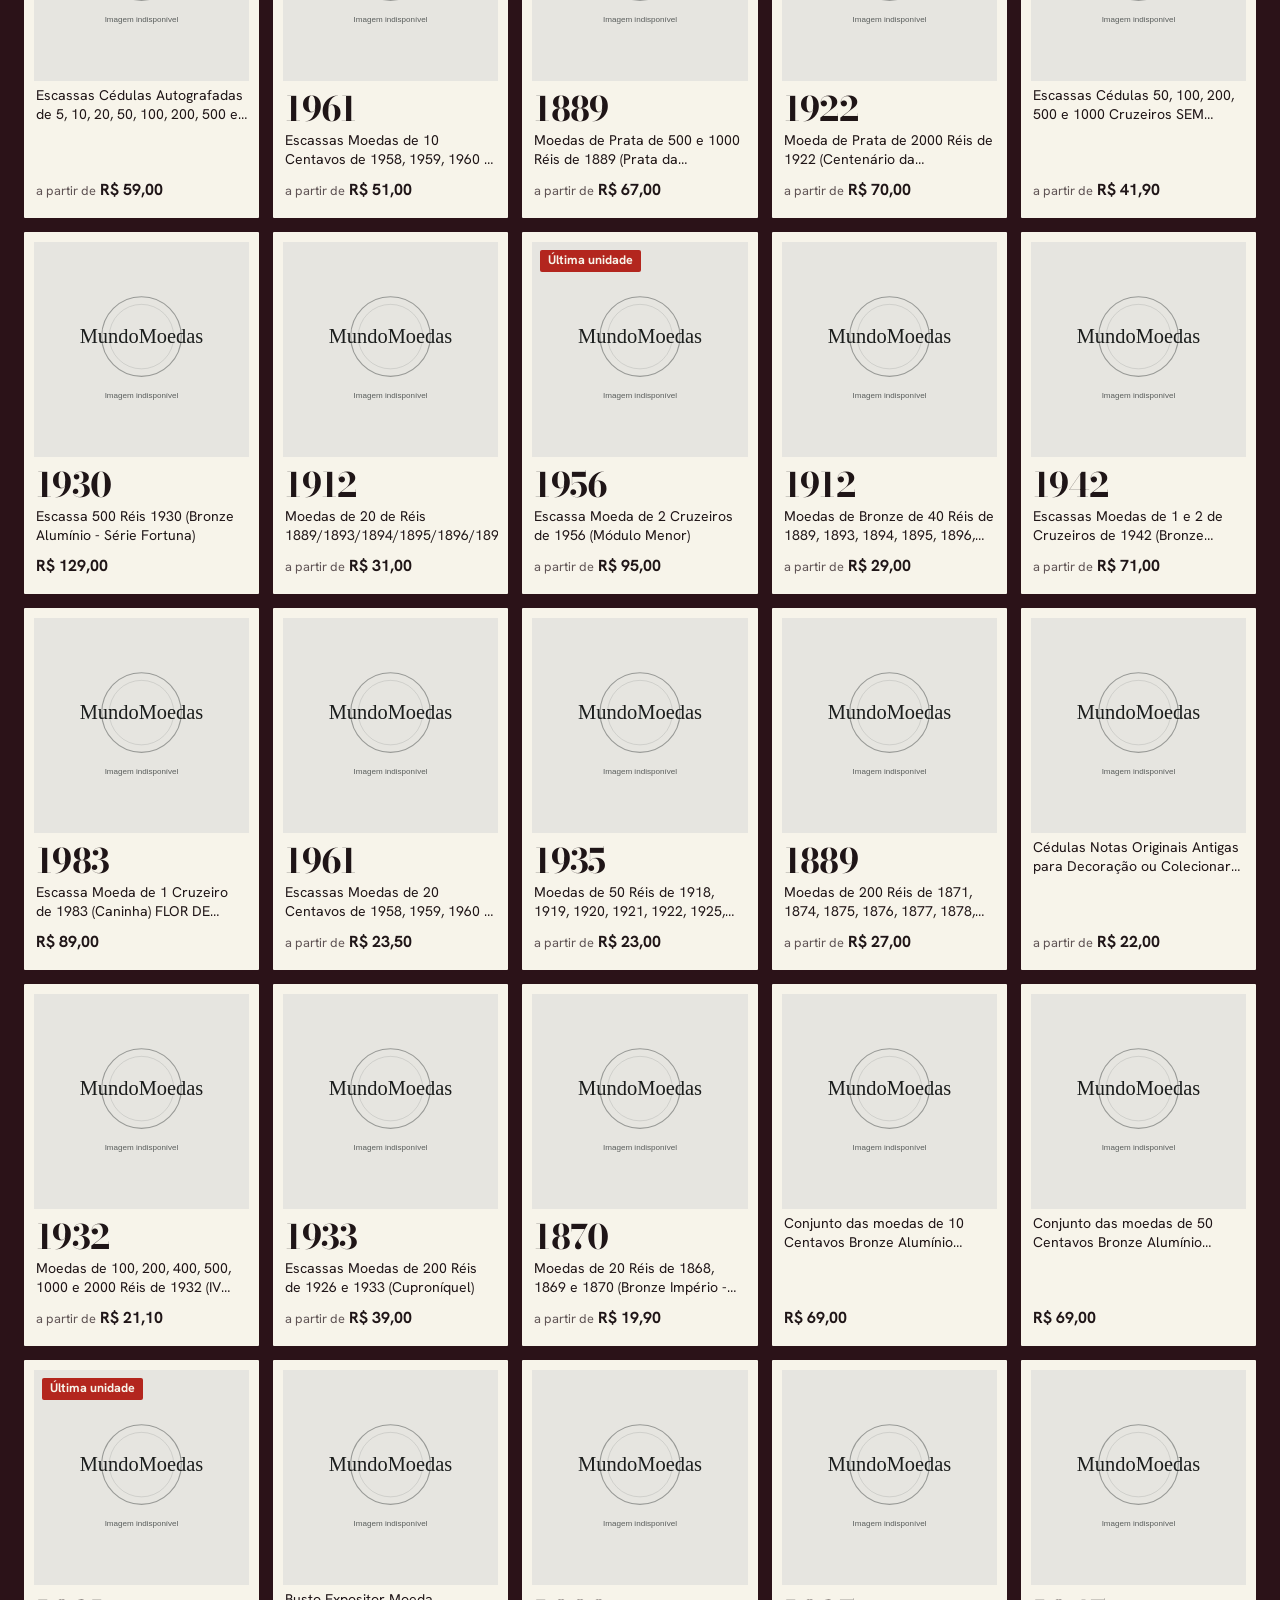
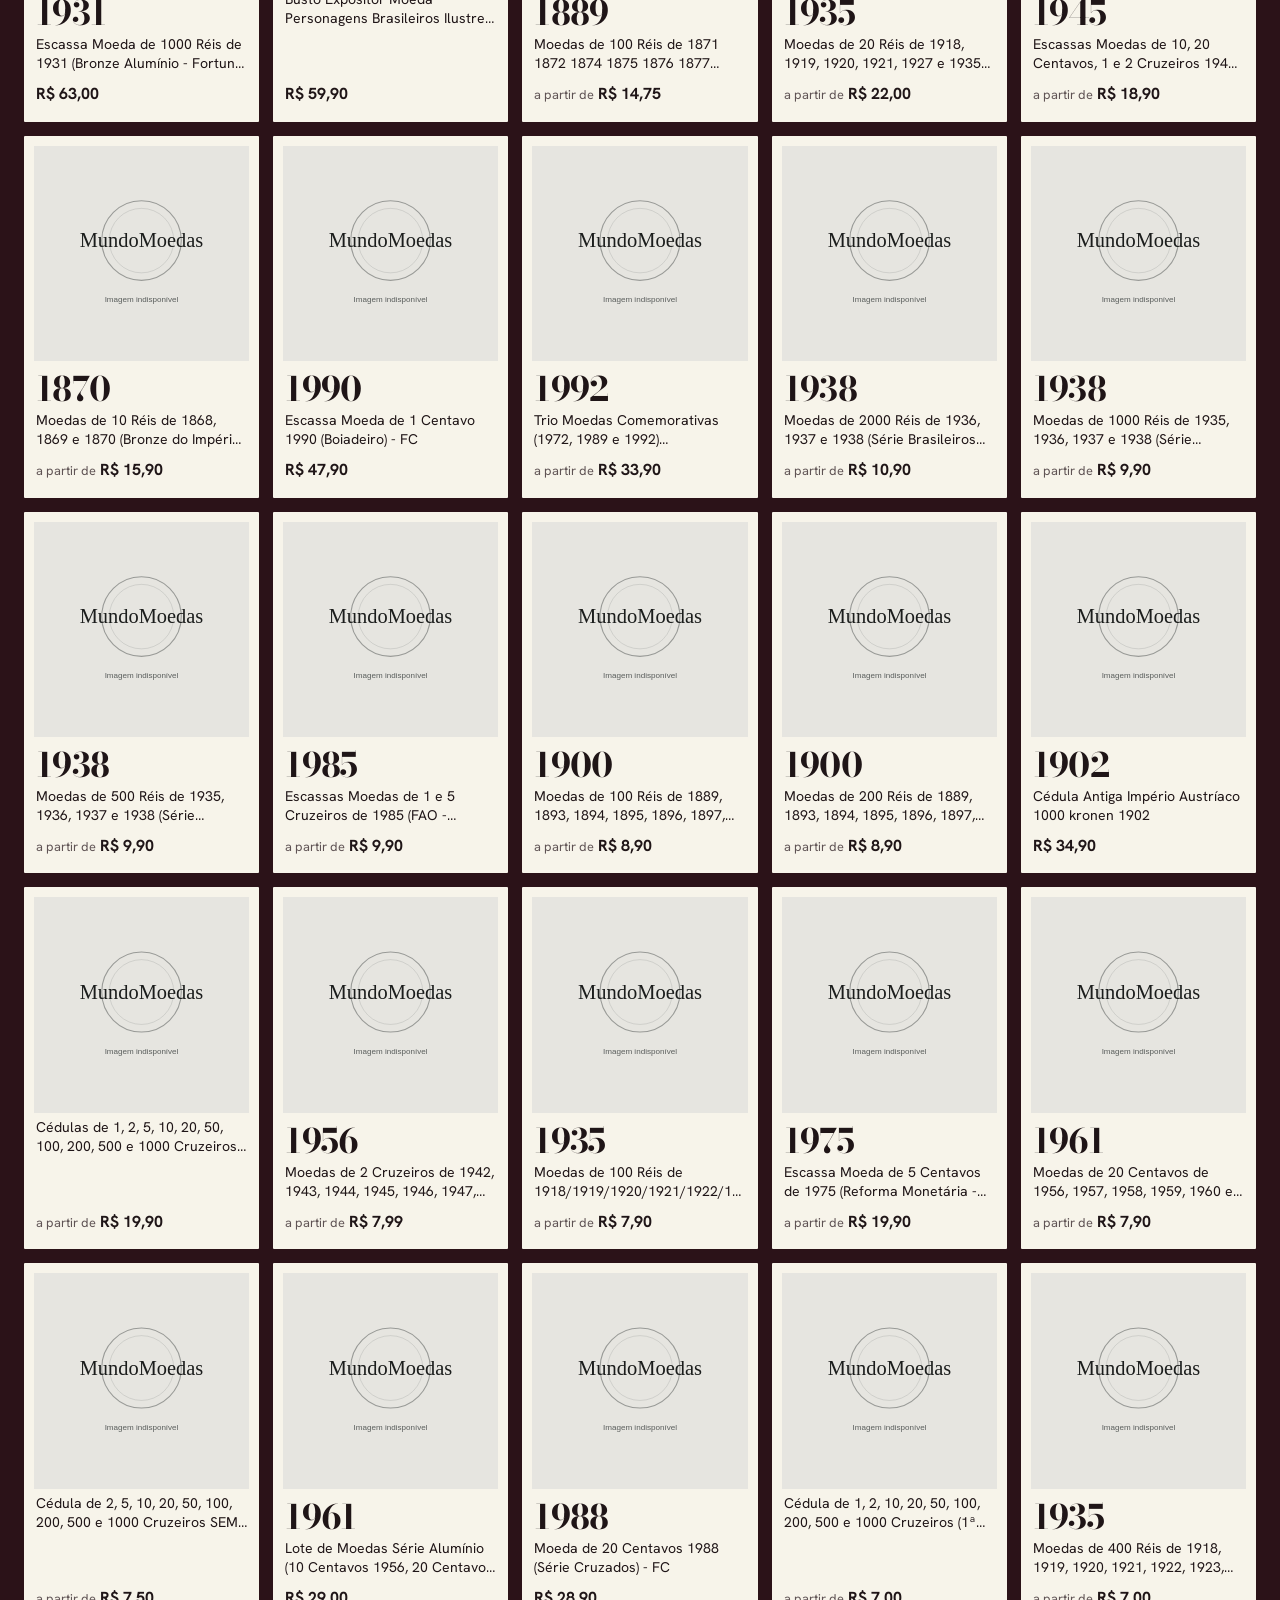
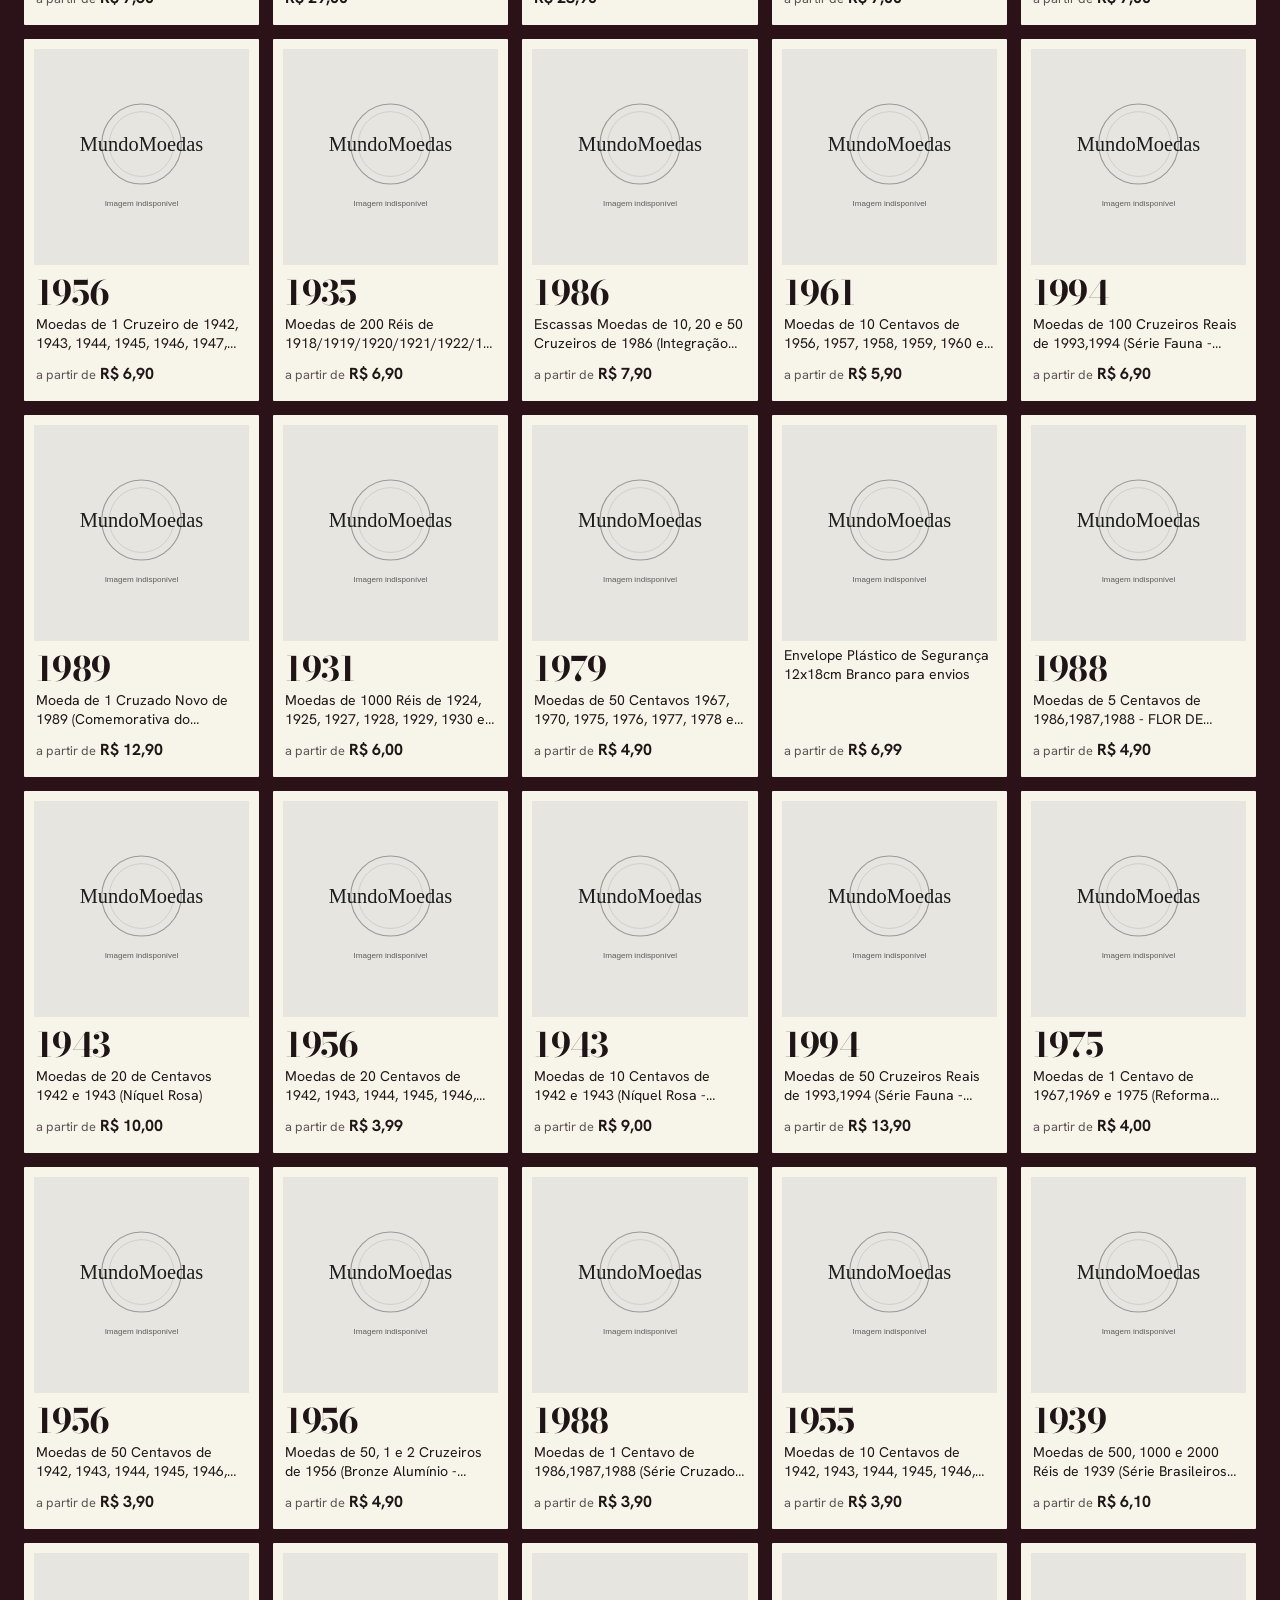
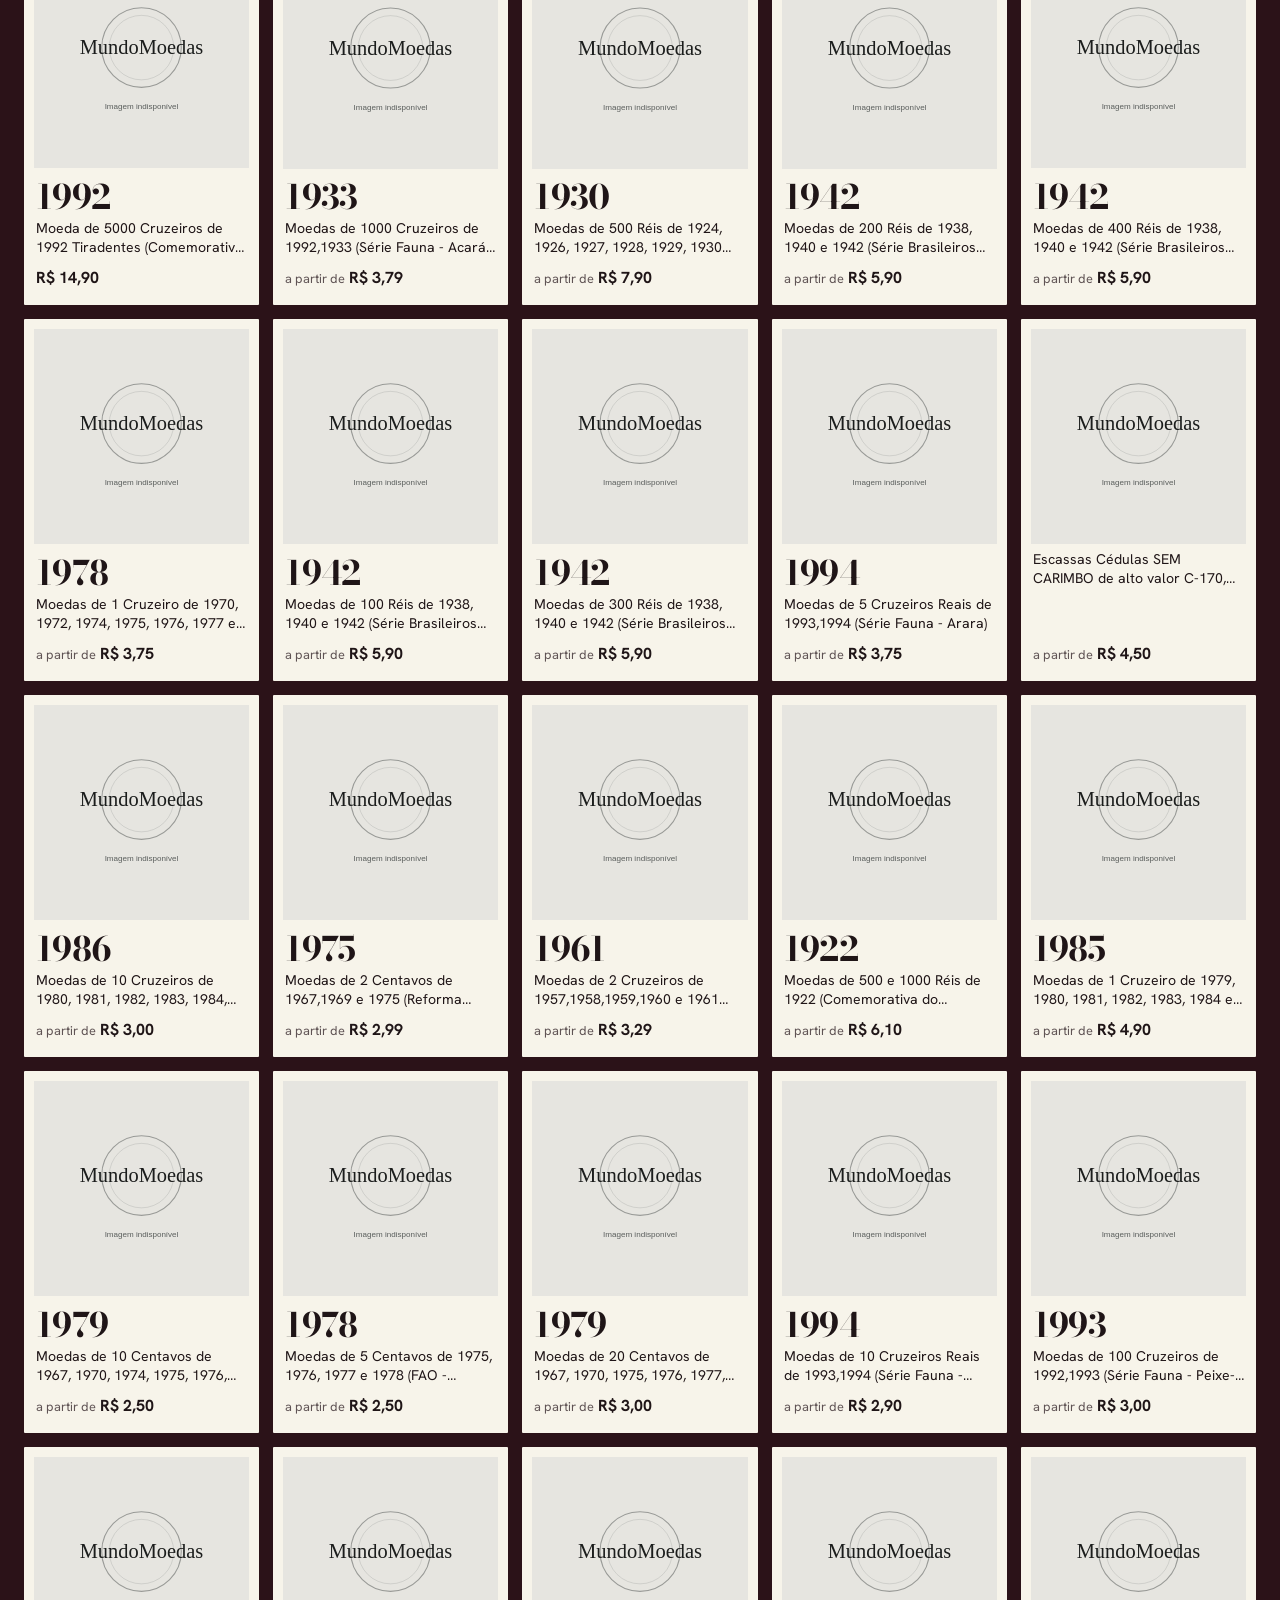
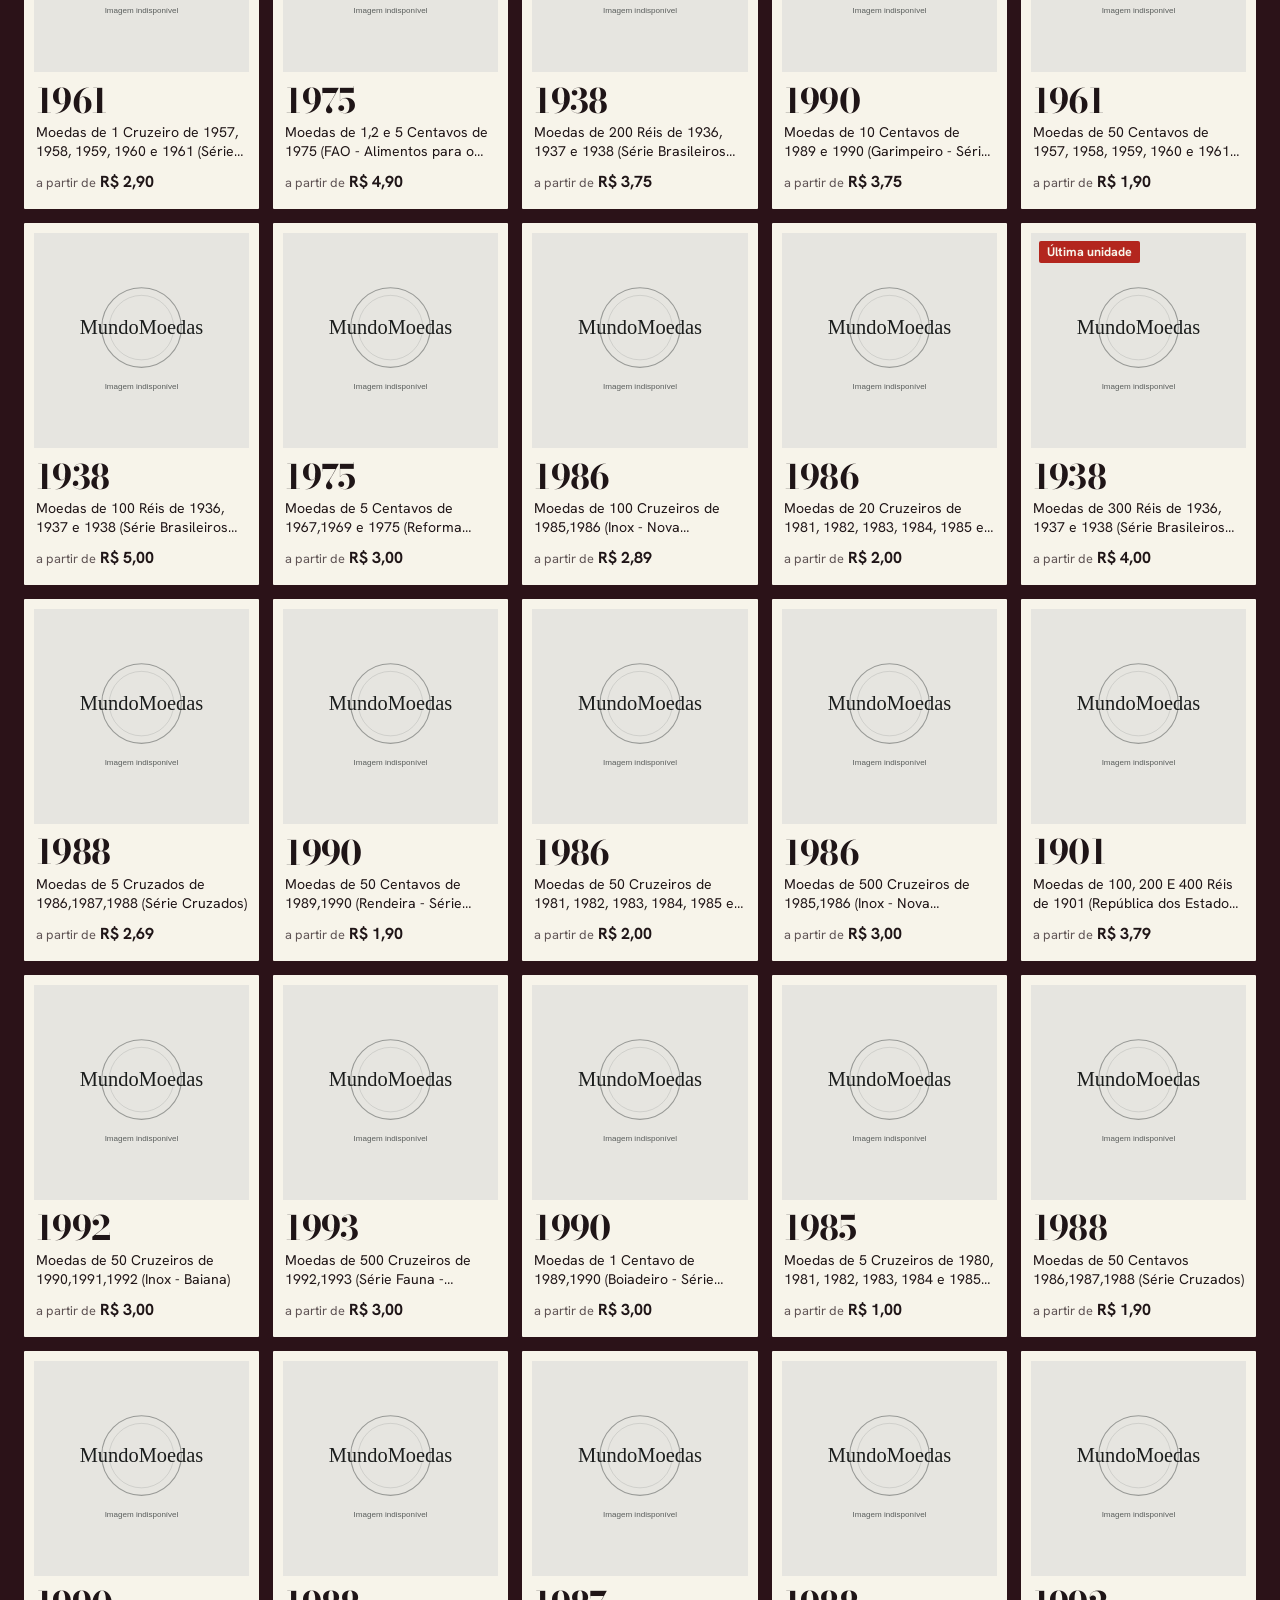
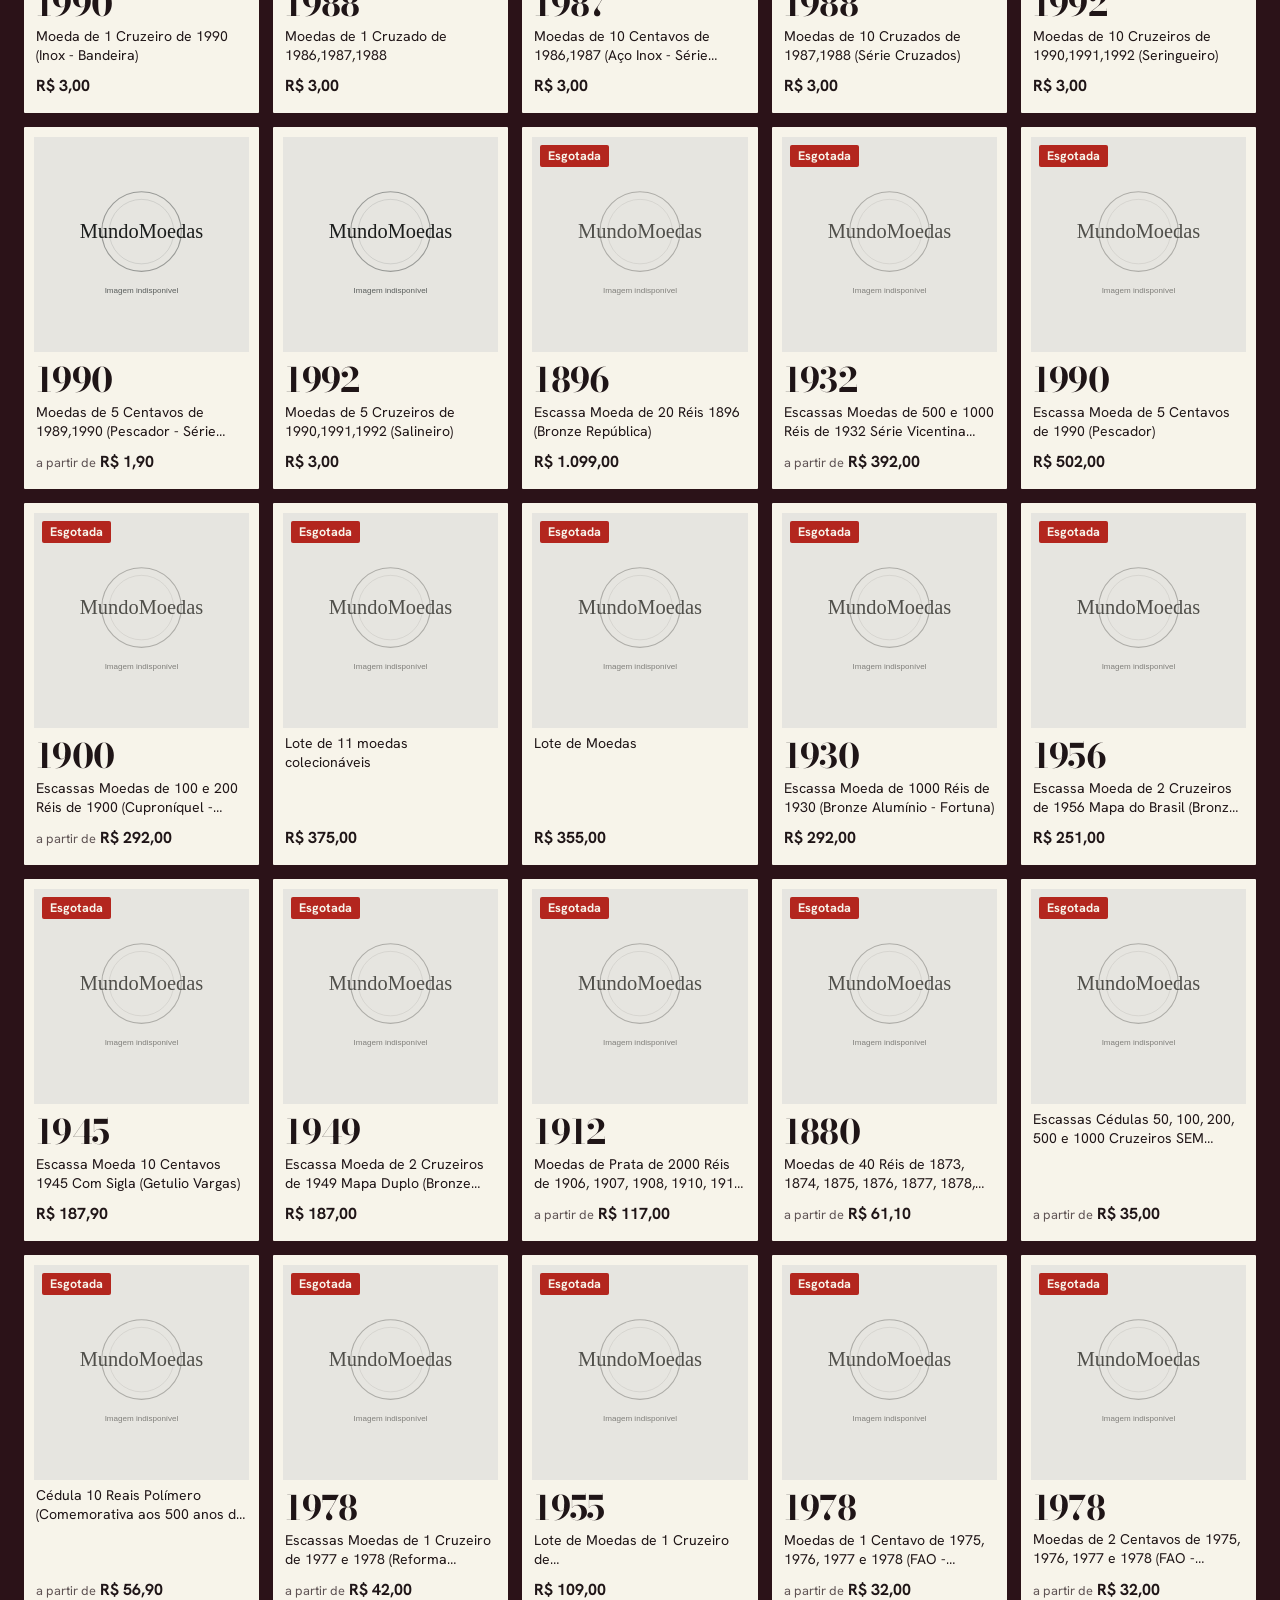
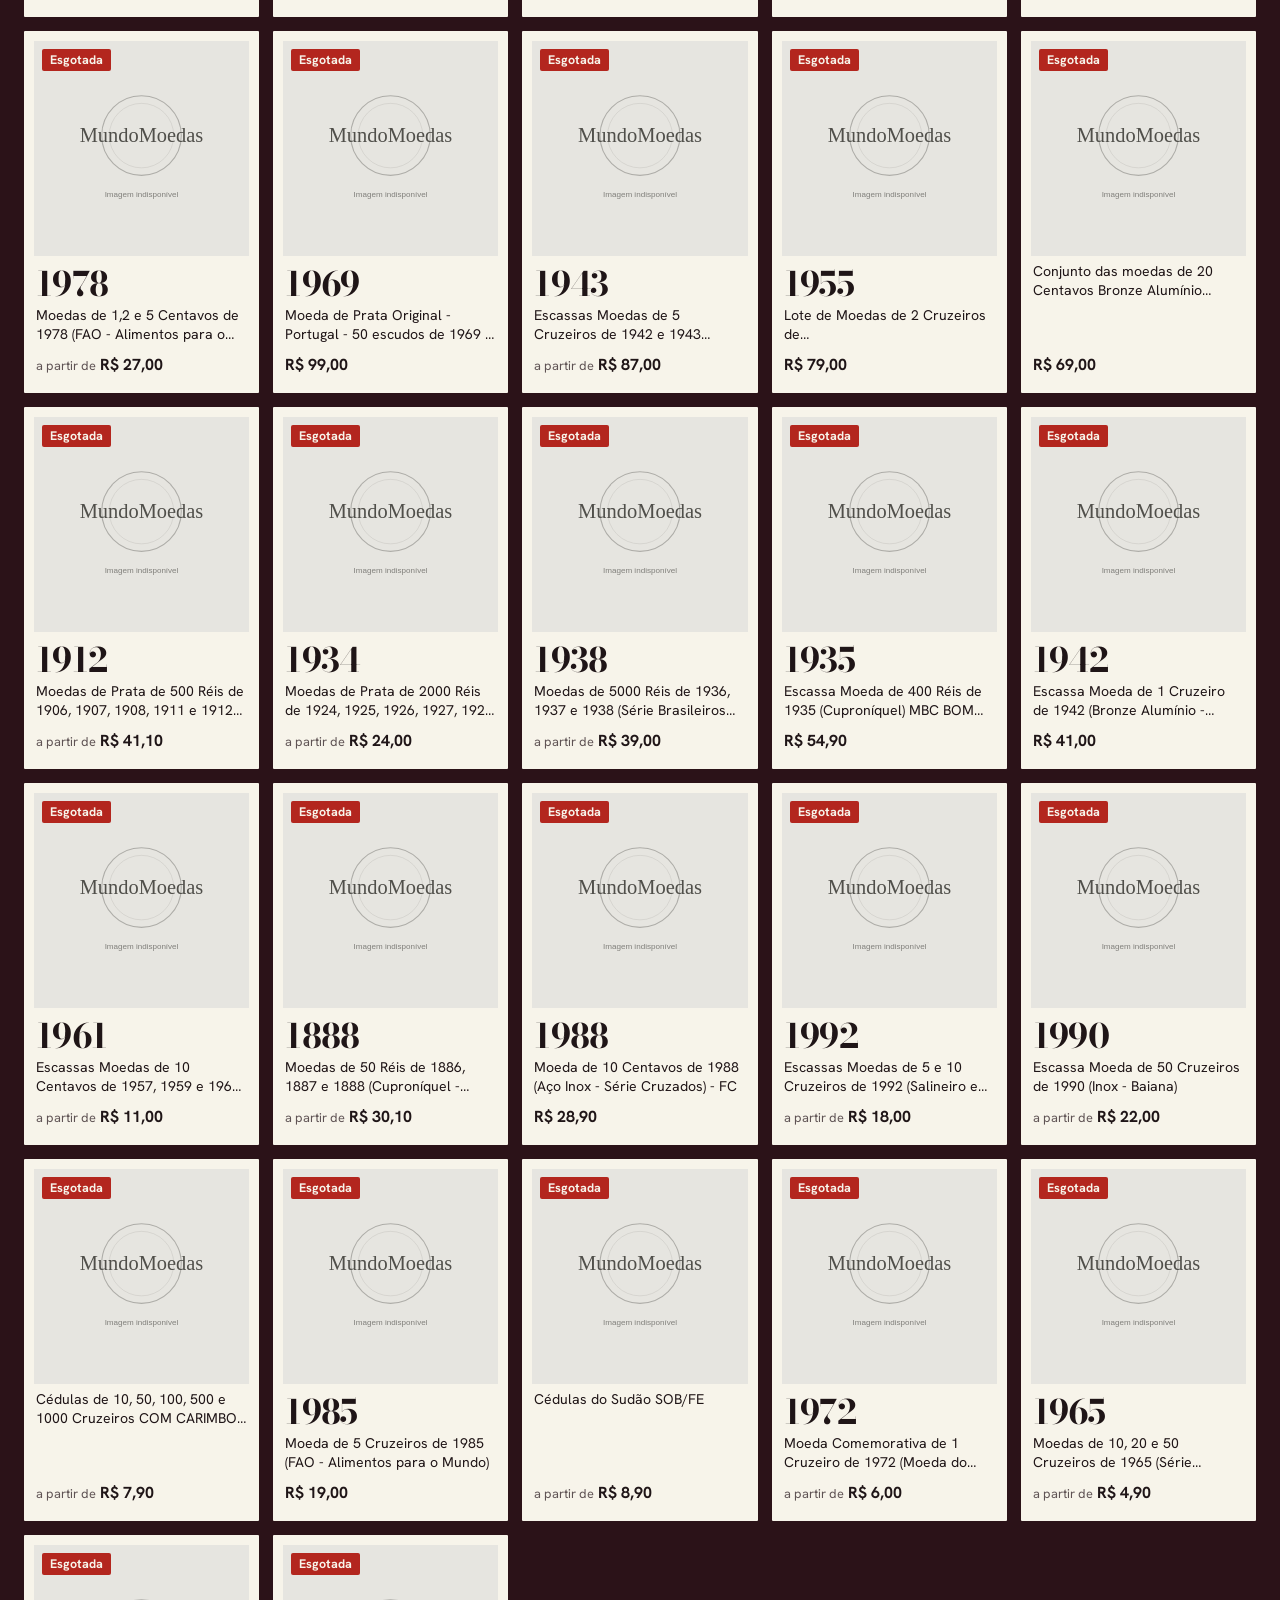
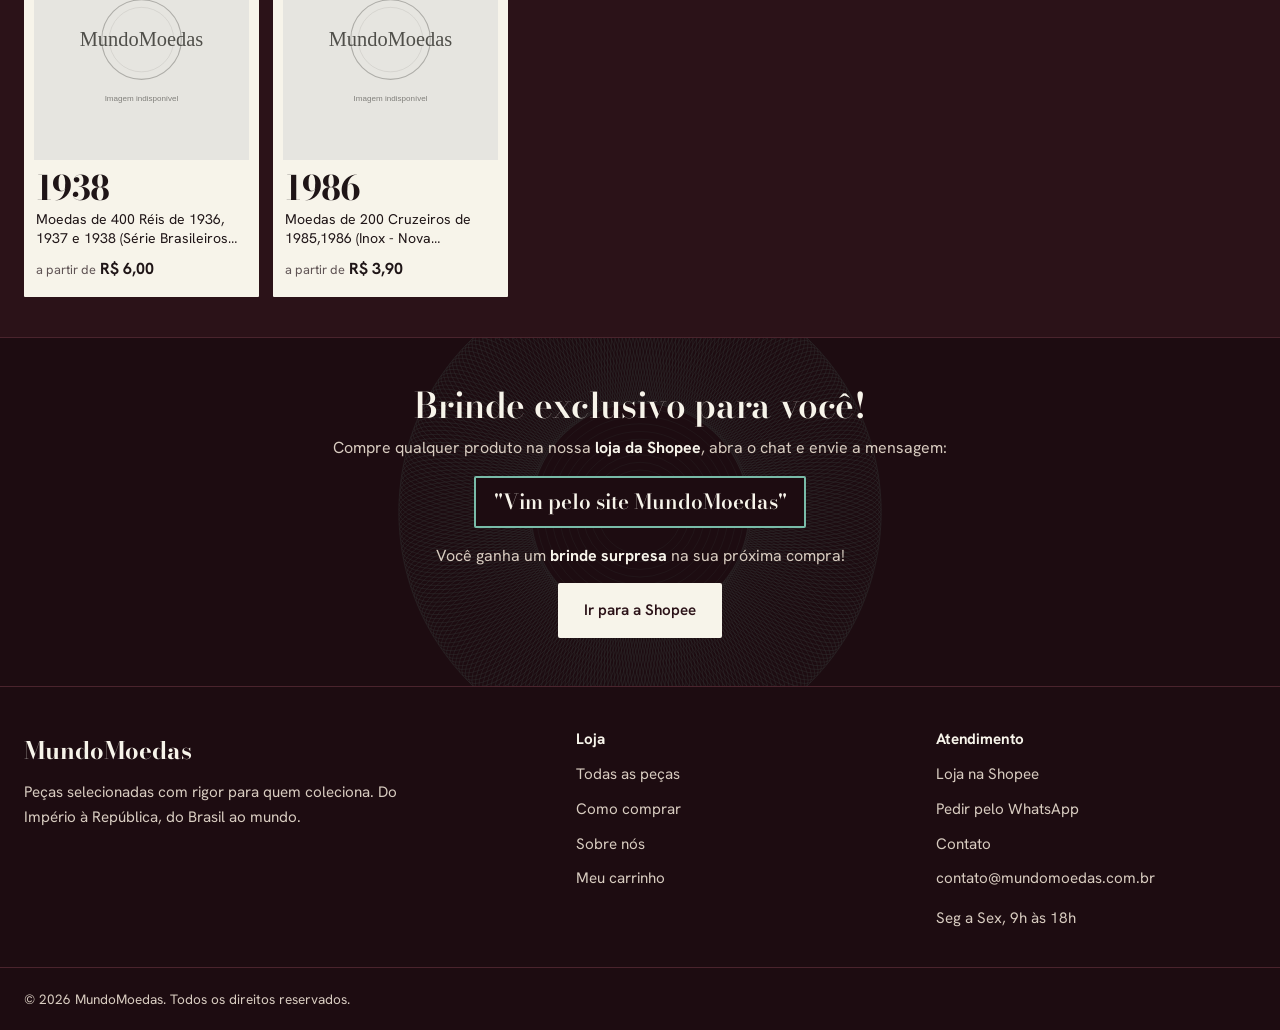
<file: catalogo.html>
<!DOCTYPE html>
<html lang="pt-BR">
<head>
<meta charset="UTF-8">
<meta name="viewport" content="width=device-width, initial-scale=1.0">
<title>Catálogo — MundoMoedas</title>
<meta name="robots" content="noindex">
<link rel="canonical" href="https://mundomoedas.com.br/">
<noscript><meta http-equiv="refresh" content="0; url=index.html"></noscript>
<link rel="icon" href="assets/images/logo.svg" type="image/svg+xml">
<link rel="stylesheet" href="css/fonts.css">
<link rel="stylesheet" href="css/style.css">
</head>
<body>
<main class="wrap section">
  <div class="empty">
    <h3>O catálogo agora fica na página inicial</h3>
    <p>Levando você para lá. Se nada acontecer, use o botão.</p>
    <a class="btn btn--primario" href="index.html">Ir para o catálogo</a>
  </div>
</main>
<script src="js/logica.js"></script>
<script>
// Links antigos (?cat=cedulas etc.) viram o filtro equivalente da página inicial
const qs = estadoParaURL(estadoDaURL(location.search));
location.replace('index.html' + (qs ? '?' + qs : ''));
</script>
</body>
</html>
</file>
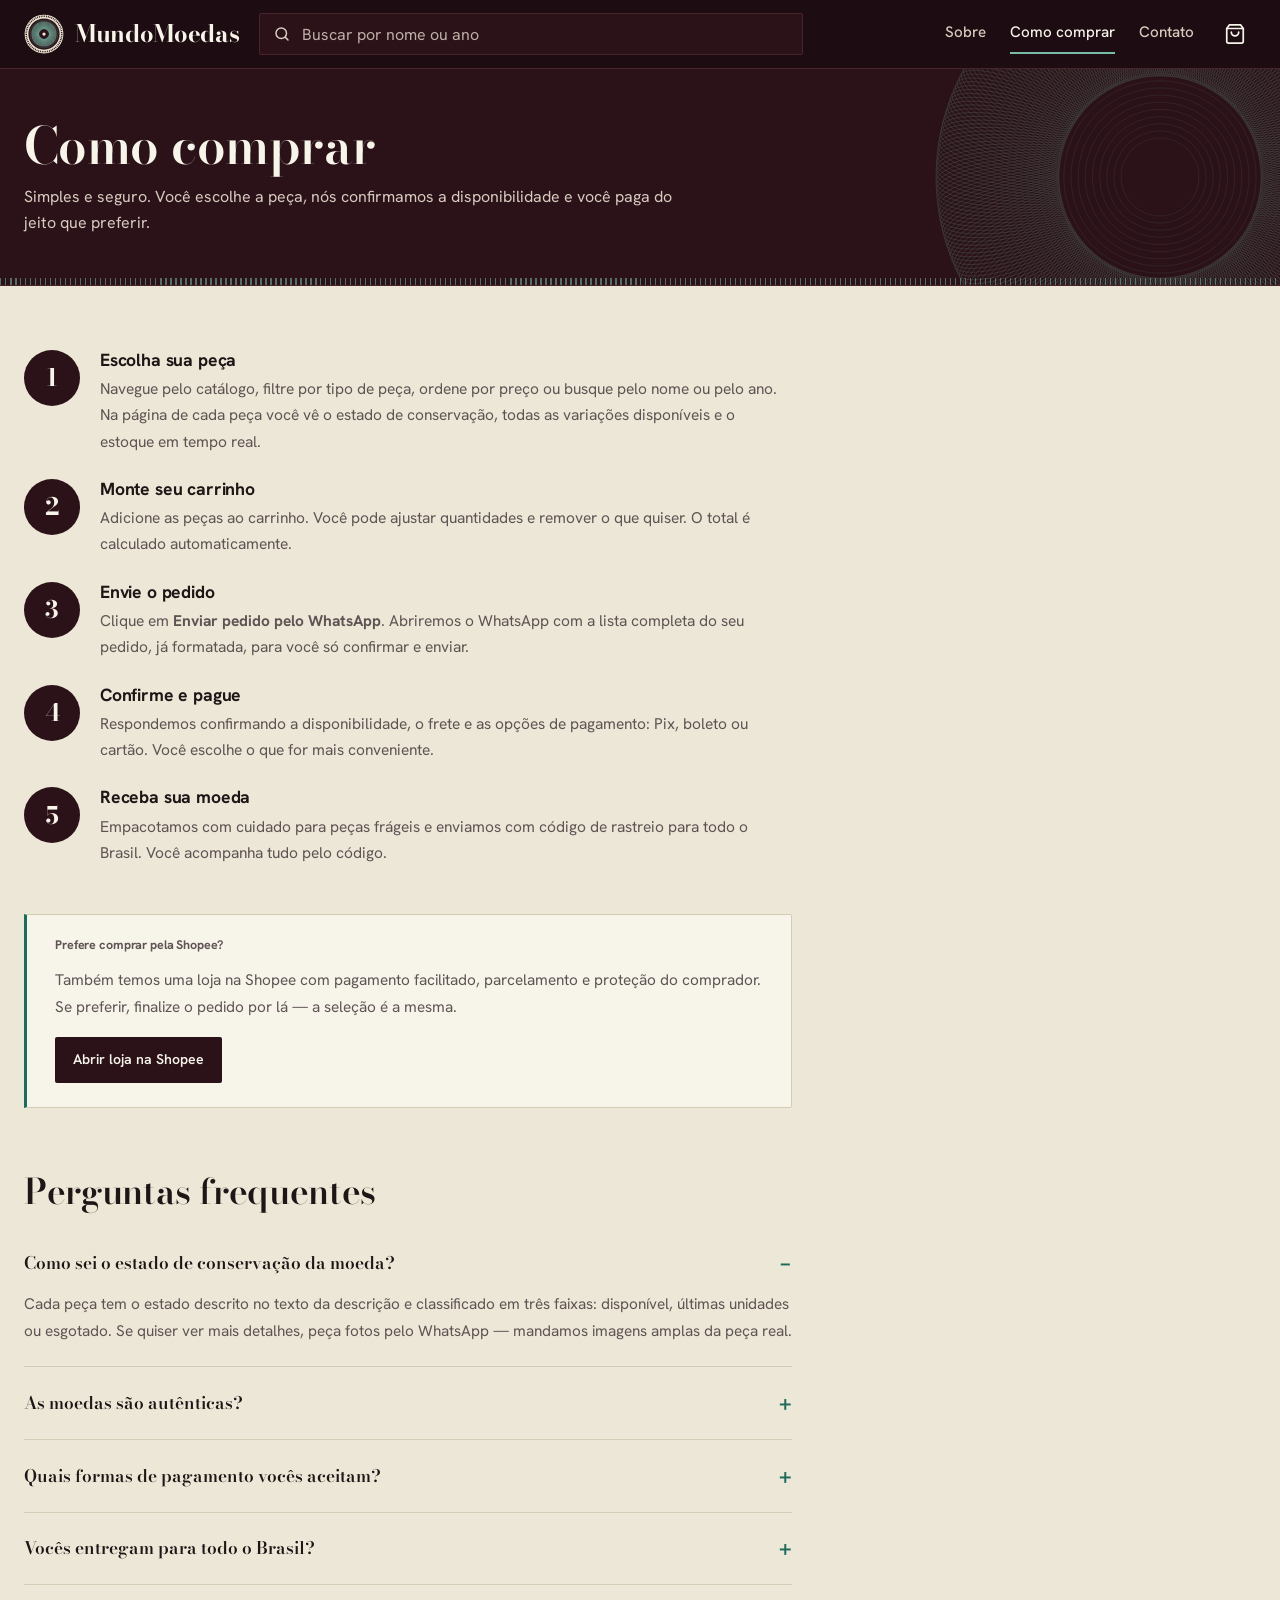
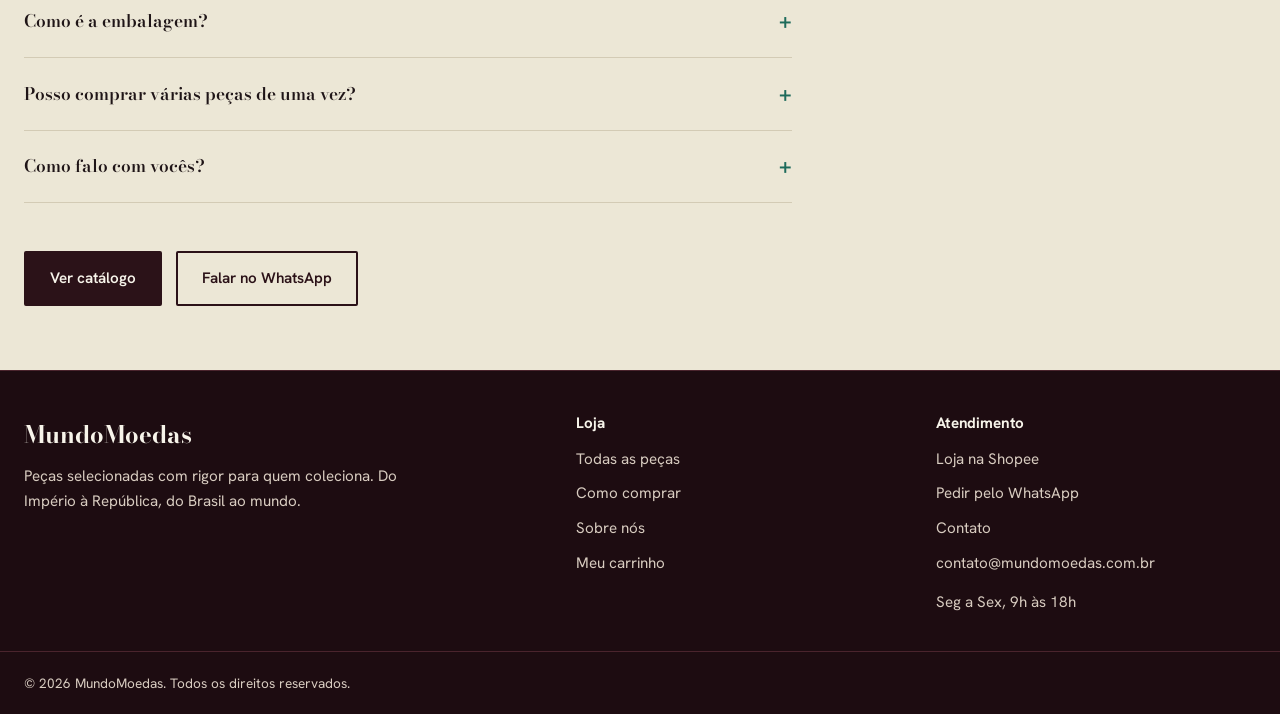
<file: como-comprar.html>
<!DOCTYPE html>
<html lang="pt-BR">
<head>
<meta charset="UTF-8">
<meta name="viewport" content="width=device-width, initial-scale=1.0">
<title>Como Comprar — MundoMoedas</title>
<meta name="description" content="Passo a passo para comprar moedas antigas no MundoMoedas: escolha a peça, monte o carrinho, envie o pedido pelo WhatsApp e receba em todo o Brasil.">
<meta name="robots" content="index, follow">
<link rel="canonical" href="https://mundomoedas.com.br/como-comprar.html">
<link rel="icon" href="assets/images/logo.svg" type="image/svg+xml">
<link rel="stylesheet" href="css/fonts.css">
<link rel="stylesheet" href="css/style.css">
<style>
  .passos { display:grid; gap:1.5rem; max-width:48rem; }
  .passo { display:grid; grid-template-columns:56px 1fr; gap:1.25rem; align-items:start; }
  .passo__n {
    width:56px; height:56px; border-radius:50%;
    background:var(--veludo); color:var(--marfim);
    display:grid; place-items:center;
    font-family:var(--font-display); font-size:1.5rem; font-weight:700;
    flex-shrink:0;
  }
  .passo h3 { font-family:var(--font-body); font-size:1.1rem; font-weight:700; color:var(--ink); margin-bottom:.4rem; }
  .passo p { color:var(--text-soft); line-height:1.7; font-size:.97rem; }

  .faq { max-width:48rem; margin-top:1rem; }
  .faq details { border-bottom:1px solid var(--border); padding:1.35rem 0; }
  .faq summary {
    cursor:pointer; font-family:var(--font-display); font-size:1.08rem; font-weight:600;
    color:var(--ink); list-style:none; display:flex; justify-content:space-between; align-items:center; gap:1rem;
  }
  .faq summary::-webkit-details-marker { display:none; }
  .faq summary::after {
    content:'+'; font-size:1.4rem; color:var(--gold-main); font-family:var(--font-body);
    transition:transform .25s; line-height:1; flex-shrink:0;
  }
  .faq details[open] summary::after { content:'−'; }
  .faq p { color:var(--text-soft); line-height:1.75; font-size:.96rem; margin-top:.85rem; }

  .box { background:var(--cream); border:1px solid var(--border); border-left:3px solid var(--gold-main); border-radius:0 var(--radius-lg) var(--radius-lg) 0; padding:1.5rem 1.75rem; max-width:48rem; }
  .box h3 { font-family:var(--font-body); font-size:.78rem; font-weight:700; color:var(--text-soft); margin-bottom:.85rem; }
  .box p, .box li { color:var(--text-soft); line-height:1.75; font-size:.96rem; }
  .box ul { padding-left:0; }
  .box li { position:relative; padding-left:1.5rem; margin-bottom:.55rem; }
  .box li::before { content:''; position:absolute; left:0; top:.65em; width:6px; height:6px; border-radius:50%; background:var(--gold-main); }
</style>
</head>
<body>

<header id="topo" class="header"></header>

<section class="pagehead">
  <div class="wrap">
    <h1>Como comprar</h1>
    <p>Simples e seguro. Você escolhe a peça, nós confirmamos a disponibilidade e você paga do jeito que preferir.</p>
  </div>
</section>

<main class="section">
  <div class="wrap">
    <div class="passos">
      <div class="passo">
        <div class="passo__n">1</div>
        <div>
          <h3>Escolha sua peça</h3>
          <p>Navegue pelo catálogo, filtre por tipo de peça, ordene por preço ou busque pelo nome ou pelo ano. Na página de cada peça você vê o estado de conservação, todas as variações disponíveis e o estoque em tempo real.</p>
        </div>
      </div>

      <div class="passo">
        <div class="passo__n">2</div>
        <div>
          <h3>Monte seu carrinho</h3>
          <p>Adicione as peças ao carrinho. Você pode ajustar quantidades e remover o que quiser. O total é calculado automaticamente.</p>
        </div>
      </div>

      <div class="passo">
        <div class="passo__n">3</div>
        <div>
          <h3>Envie o pedido</h3>
          <p>Clique em <strong>Enviar pedido pelo WhatsApp</strong>. Abriremos o WhatsApp com a lista completa do seu pedido, já formatada, para você só confirmar e enviar.</p>
        </div>
      </div>

      <div class="passo">
        <div class="passo__n">4</div>
        <div>
          <h3>Confirme e pague</h3>
          <p>Respondemos confirmando a disponibilidade, o frete e as opções de pagamento: Pix, boleto ou cartão. Você escolhe o que for mais conveniente.</p>
        </div>
      </div>

      <div class="passo">
        <div class="passo__n">5</div>
        <div>
          <h3>Receba sua moeda</h3>
          <p>Empacotamos com cuidado para peças frágeis e enviamos com código de rastreio para todo o Brasil. Você acompanha tudo pelo código.</p>
        </div>
      </div>
    </div>

    <div class="box" style="margin-top:3rem">
      <h3>Prefere comprar pela Shopee?</h3>
      <p>
        Também temos uma loja na Shopee com pagamento facilitado, parcelamento e proteção do
        comprador. Se preferir, finalize o pedido por lá — a seleção é a mesma.
      </p>
      <p style="margin-top:1rem">
        <a href="https://shopee.com.br/shop/486896133" target="_blank" rel="noopener" class="btn btn--primario btn--sm">Abrir loja na Shopee</a>
      </p>
    </div>

    <h2 style="margin:4rem 0 1rem">Perguntas frequentes</h2>

    <div class="faq">
      <details open>
        <summary>Como sei o estado de conservação da moeda?</summary>
        <p>Cada peça tem o estado descrito no texto da descrição e classificado em três faixas: disponível, últimas unidades ou esgotado. Se quiser ver mais detalhes, peça fotos pelo WhatsApp — mandamos imagens amplas da peça real.</p>
      </details>

      <details>
        <summary>As moedas são autênticas?</summary>
        <p>Sim. Cada item passa por inspeção visual antes de ser publicado. Avaliamos autenticidade, estado de conservação e coerência com o período de emissão. Se um item for réplica ou tiverCharacteristics que não condizam com o anúncio, ele não entra no catálogo.</p>
      </details>

      <details>
        <summary>Quais formas de pagamento vocês aceitam?</summary>
        <p>Pagamento por Pix, boleto ou cartão de crédito, com os meios disponíveis na plataforma de envio do pedido. Você escolhe após a confirmação do frete.</p>
      </details>

      <details>
        <summary>Vocês entregam para todo o Brasil?</summary>
        <p>Sim. Enviamos para todo o território nacional com código de rastreio. O valor do frete é calculado e informado na confirmação do pedido.</p>
      </details>

      <details>
        <summary>Como é a embalagem?</summary>
        <p>Cada peça vai em embalagem própria, com proteção para não sofrer impacto durante o transporte. Moedas soltas seguem em estojo ou blister próprio da peça.</p>
      </details>

      <details>
        <summary>Posso comprar várias peças de uma vez?</summary>
        <p>Pode. Adicione todas ao carrinho e envie o pedido de uma vez pelo WhatsApp. A gente confirma a disponibilidade de cada item de uma só vez.</p>
      </details>

      <details>
        <summary>Como falo com vocês?</summary>
        <p>Use o botão de WhatsApp em qualquer página do site, ou acesse a página de <a href="contato.html" style="color:var(--gold-main);text-decoration:underline">Contato</a>. Atendemos de segunda a sexta, das 9h às 18h.</p>
      </details>
    </div>

    <div style="display:flex;gap:.9rem;flex-wrap:wrap;margin-top:3rem">
      <a href="index.html" class="btn btn--primario">Ver catálogo</a>
      <a href="#" data-whatsapp class="btn btn--contorno">Falar no WhatsApp</a>
    </div>
  </div>
</main>

<footer id="rodape" class="footer"></footer>

<script src="js/logica.js"></script>
<script src="js/app.js"></script>
</body>
</html>
</file>
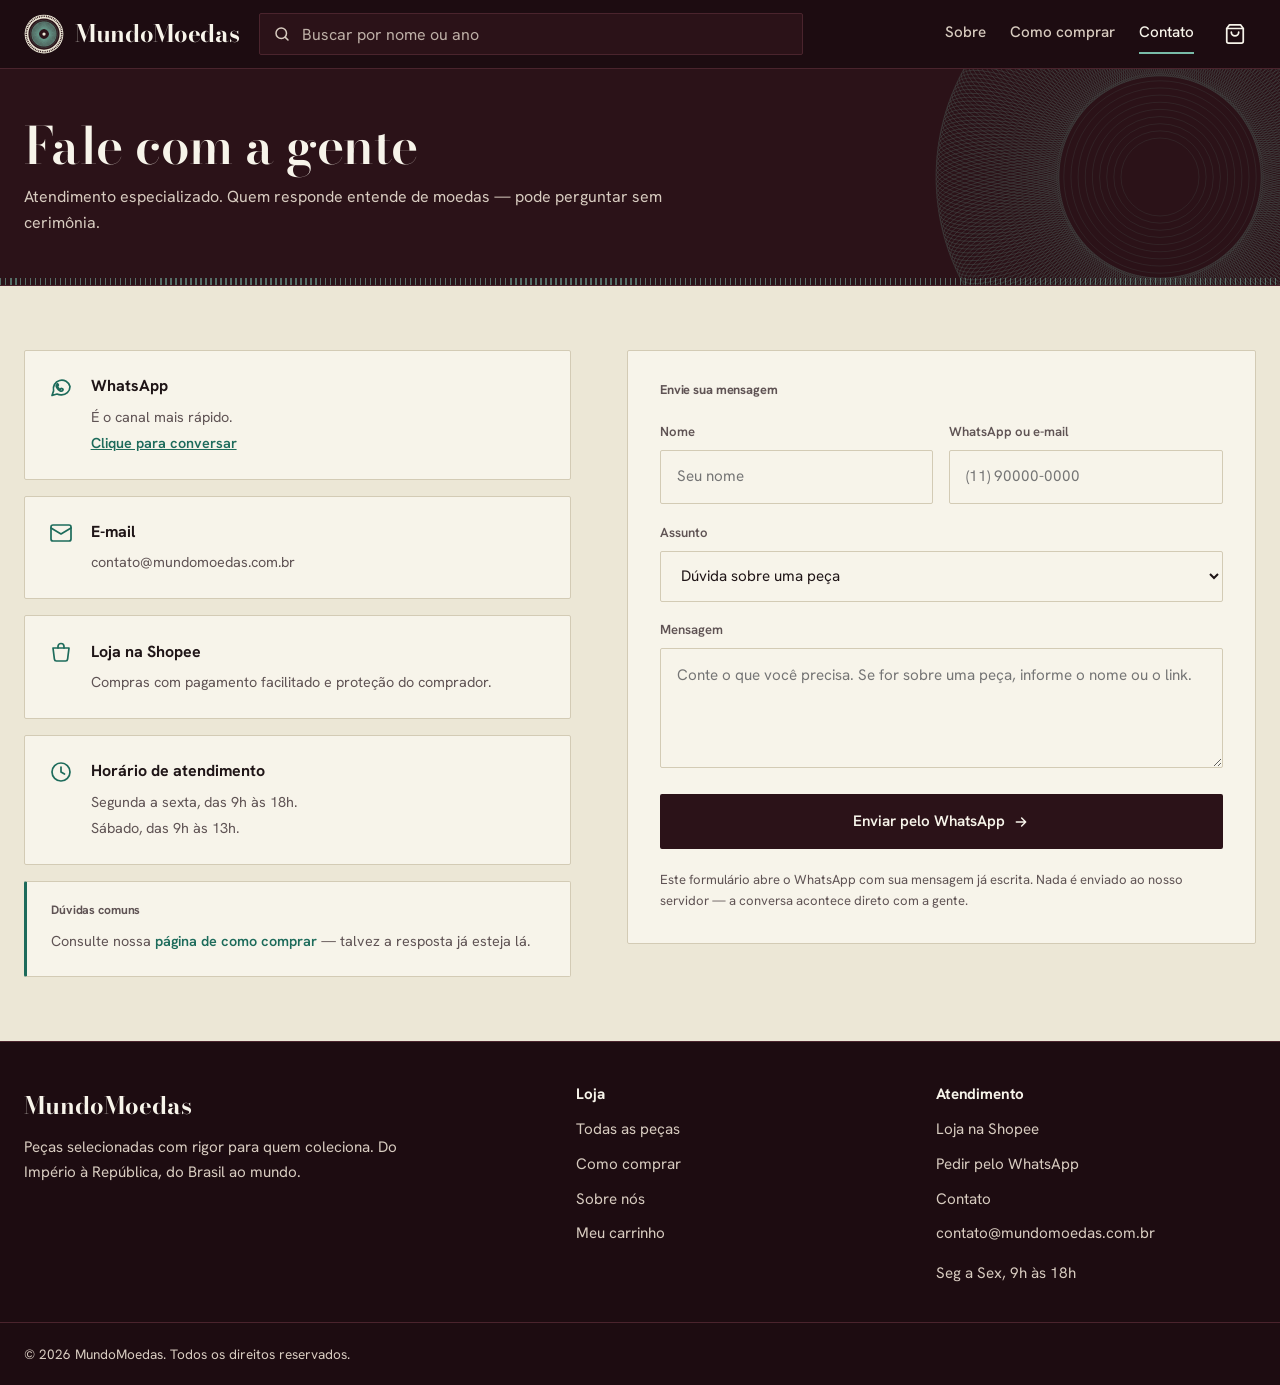
<file: contato.html>
<!DOCTYPE html>
<html lang="pt-BR">
<head>
<meta charset="UTF-8">
<meta name="viewport" content="width=device-width, initial-scale=1.0">
<title>Contato — MundoMoedas</title>
<meta name="description" content="Fale com o MundoMoedas. Atendimento especializado para tirar dúvidas sobre moedas, estado de conservação, frete e pedidos. Segunda a sexta, das 9h às 18h.">
<meta name="robots" content="index, follow">
<link rel="canonical" href="https://mundomoedas.com.br/contato.html">
<link rel="icon" href="assets/images/logo.svg" type="image/svg+xml">
<link rel="stylesheet" href="css/fonts.css">
<link rel="stylesheet" href="css/style.css">
<style>
  .contato { display:grid; grid-template-columns:1fr 1.15fr; gap:3.5rem; align-items:start; }
  @media (max-width:900px){ .contato { grid-template-columns:1fr; gap:2.5rem; } }

  .canais { display:grid; gap:1rem; }
  .canal {
    display:flex; gap:1.1rem; align-items:flex-start;
    padding:1.4rem 1.5rem; background:var(--cream);
    border:1px solid var(--border); border-radius:var(--radius-lg);
    transition:border-color .25s, transform .25s;
  }
  .canal:hover { border-color:var(--gold-main); }
  .canal svg { width:24px; height:24px; color:var(--gold-main); flex-shrink:0; margin-top:2px; stroke-width:1.7; }
  .canal strong { display:block; font-size:1rem; color:var(--ink); margin-bottom:.25rem; }
  .canal span { font-size:.9rem; color:var(--muted); line-height:1.6; }
  .canal .wa-link { color:var(--gold-main); font-weight:600; text-decoration:underline; }
  .canal a:hover { text-decoration:underline; }

  .formc { background:var(--cream); border:1px solid var(--border); border-radius:var(--radius-lg); padding:2rem; }
  @media (max-width:520px){ .formc { padding:1.4rem; } }
  .formc h3 { font-family:var(--font-body); font-size:.8rem; font-weight:700; color:var(--text-soft); margin-bottom:1.5rem; }
  .fg { margin-bottom:1.1rem; }
  .fg label { display:block; font-size:.82rem; font-weight:600; color:var(--text-soft); margin-bottom:.45rem; }
  .fg input, .fg textarea, .fg select {
    width:100%; padding:.85rem 1rem; font-size:.95rem;
    background:var(--white); border:1px solid var(--border); border-radius:var(--radius);
    transition:border-color .22s, box-shadow .22s; font-family:inherit;
  }
  .fg textarea { resize:vertical; min-height:120px; }
  .fg input:focus, .fg textarea:focus, .fg select:focus {
    outline:none; border-color:var(--gold-main); box-shadow:0 0 0 3px rgba(18,51,45,.35);
  }
  .fg-row { display:grid; grid-template-columns:1fr 1fr; gap:1rem; }
  @media (max-width:520px){ .fg-row { grid-template-columns:1fr; } }
  .nota { font-size:.82rem; color:var(--muted); margin-top:1.25rem; line-height:1.6; }
</style>
</head>
<body>

<header id="topo" class="header"></header>

<section class="pagehead">
  <div class="wrap">
    <h1>Fale com a gente</h1>
    <p>Atendimento especializado. Quem responde entende de moedas — pode perguntar sem cerimônia.</p>
  </div>
</section>

<main class="section">
  <div class="wrap">
    <div class="contato">

      <div class="canais">
        <a class="canal" id="wppContato" href="#">
          <svg viewBox="0 0 24 24" fill="none" stroke="currentColor" stroke-linecap="round" stroke-linejoin="round"><path d="M21 11.5a8.4 8.4 0 0 1-9 8.4 8.9 8.9 0 0 1-4-.9L3 20.5l1.6-4.6A8.4 8.4 0 1 1 21 11.5z"/><path d="M8.5 9.5c-.3 0-.6.1-.8.4-.3.3-.5.7-.5 1.2s.5 1.4.9 2c.7 1.1 1.6 2 2.7 2.6.6.3 1.2.5 1.6.5.5 0 .9-.2 1.2-.5.3-.3.4-.7.4-1.1v-.4c-.1-.1-.2-.2-.4-.3l-1-.4c-.3-.1-.5-.1-.7.1l-.4.5c-.1.2-.3.2-.5.1-.2-.1-.8-.3-1.4-1-.5-.5-.9-1.1-1-1.5-.1-.2 0-.4.1-.5l.4-.4c.1-.1.2-.3.2-.5v-.5c0-.2-.3-.6-.5-.8-.1-.2-.4-.3-.6-.3z"/></svg>
          <div>
            <strong>WhatsApp</strong>
            <span>É o canal mais rápido.<br><span class="wa-link">Clique para conversar</span></span>
          </div>
        </a>

        <a class="canal" href="mailto:contato@mundomoedas.com.br">
          <svg viewBox="0 0 24 24" fill="none" stroke="currentColor" stroke-linecap="round" stroke-linejoin="round"><rect x="2" y="4" width="20" height="16" rx="2"/><path d="m2 7 10 6 10-6"/></svg>
          <div>
            <strong>E-mail</strong>
            <span>contato@mundomoedas.com.br</span>
          </div>
        </a>

        <a class="canal" href="https://shopee.com.br/shop/486896133" target="_blank" rel="noopener">
          <svg viewBox="0 0 24 24" fill="none" stroke="currentColor" stroke-linecap="round" stroke-linejoin="round"><path d="M4 7h16l-1.4 11.2a2 2 0 0 1-2 1.8H7.4a2 2 0 0 1-2-1.8L4 7z"/><path d="M9 7V5.5a3 3 0 0 1 6 0V7"/></svg>
          <div>
            <strong>Loja na Shopee</strong>
            <span>Compras com pagamento facilitado e proteção do comprador.</span>
          </div>
        </a>

        <div class="canal">
          <svg viewBox="0 0 24 24" fill="none" stroke="currentColor" stroke-linecap="round" stroke-linejoin="round"><circle cx="12" cy="12" r="9"/><path d="M12 7v5l3.5 2"/></svg>
          <div>
            <strong>Horário de atendimento</strong>
            <span>Segunda a sexta, das 9h às 18h.<br>Sábado, das 9h às 13h.</span>
          </div>
        </div>

        <div class="box" style="border:1px solid var(--border);border-left:3px solid var(--gold-main);border-radius:var(--radius-lg);padding:1.4rem 1.5rem;background:var(--cream)">
          <h3 style="font-family:var(--font-body);font-size:.76rem;font-weight:700;color:var(--text-soft);margin-bottom:.7rem">Dúvidas comuns</h3>
          <p style="font-size:.9rem;color:var(--text-soft);line-height:1.7;margin:0">
            Consulte nossa <a href="como-comprar.html" style="color:var(--gold-main);font-weight:600">página de como comprar</a>
            — talvez a resposta já esteja lá.
          </p>
        </div>
      </div>

      <div class="formc">
        <h3>Envie sua mensagem</h3>
        <form id="formContato">
          <div class="fg-row">
            <div class="fg">
              <label for="nome">Nome</label>
              <input type="text" id="nome" name="nome" required placeholder="Seu nome">
            </div>
            <div class="fg">
              <label for="contatoU">WhatsApp ou e-mail</label>
              <input type="text" id="contatoU" name="contato" required placeholder="(11) 90000-0000">
            </div>
          </div>

          <div class="fg">
            <label for="assunto">Assunto</label>
            <select id="assunto" name="assunto">
              <option>Dúvida sobre uma peça</option>
              <option>Estado de conservação</option>
              <option>Pedido / Pagamento</option>
              <option>Frete e prazo de entrega</option>
              <option>Vender minha coleção</option>
              <option>Outro assunto</option>
            </select>
          </div>

          <div class="fg">
            <label for="msg">Mensagem</label>
            <textarea id="msg" name="mensagem" required placeholder="Conte o que você precisa. Se for sobre uma peça, informe o nome ou o link."></textarea>
          </div>

          <button type="submit" class="btn btn--primario btn--block">
            Enviar pelo WhatsApp
            <svg width="16" height="16" viewBox="0 0 24 24" fill="none" stroke="currentColor" stroke-width="2.2" stroke-linecap="round" stroke-linejoin="round"><path d="M5 12h14M13 6l6 6-6 6"/></svg>
          </button>

          <p class="nota">
            Este formulário abre o WhatsApp com sua mensagem já escrita.
            Nada é enviado ao nosso servidor — a conversa acontece direto com a gente.
          </p>
        </form>
      </div>

    </div>
  </div>
</main>

<footer id="rodape" class="footer"></footer>

<script src="js/logica.js"></script>
<script src="js/app.js"></script>
<script>

document.getElementById('wppContato').href = `https://wa.me/${LOJA.whatsapp}?text=${encodeURIComponent('Olá! Vim pelo site MundoMoedas e gostaria de uma ajuda.')}`;
document.getElementById('wppContato').target = '_blank';
document.getElementById('wppContato').rel = 'noopener';

// Formulario -> WhatsApp
document.getElementById('formContato').addEventListener('submit', e => {
  e.preventDefault();
  const nome   = document.getElementById('nome').value.trim();
  const ctt    = document.getElementById('contatoU').value.trim();
  const ass    = document.getElementById('assunto').value;
  const msg    = document.getElementById('msg').value.trim();

  const texto =
`Olá! Vim pelo site MundoMoedas.

Meu nome: ${nome}
Contato: ${ctt}
Assunto: ${ass}

Mensagem:
${msg}`;

  window.open(`https://wa.me/${LOJA.whatsapp}?text=${encodeURIComponent(texto)}`, '_blank', 'noopener');
  Toast.show('Abrindo o WhatsApp…');
});
</script>
</body>
</html>
</file>
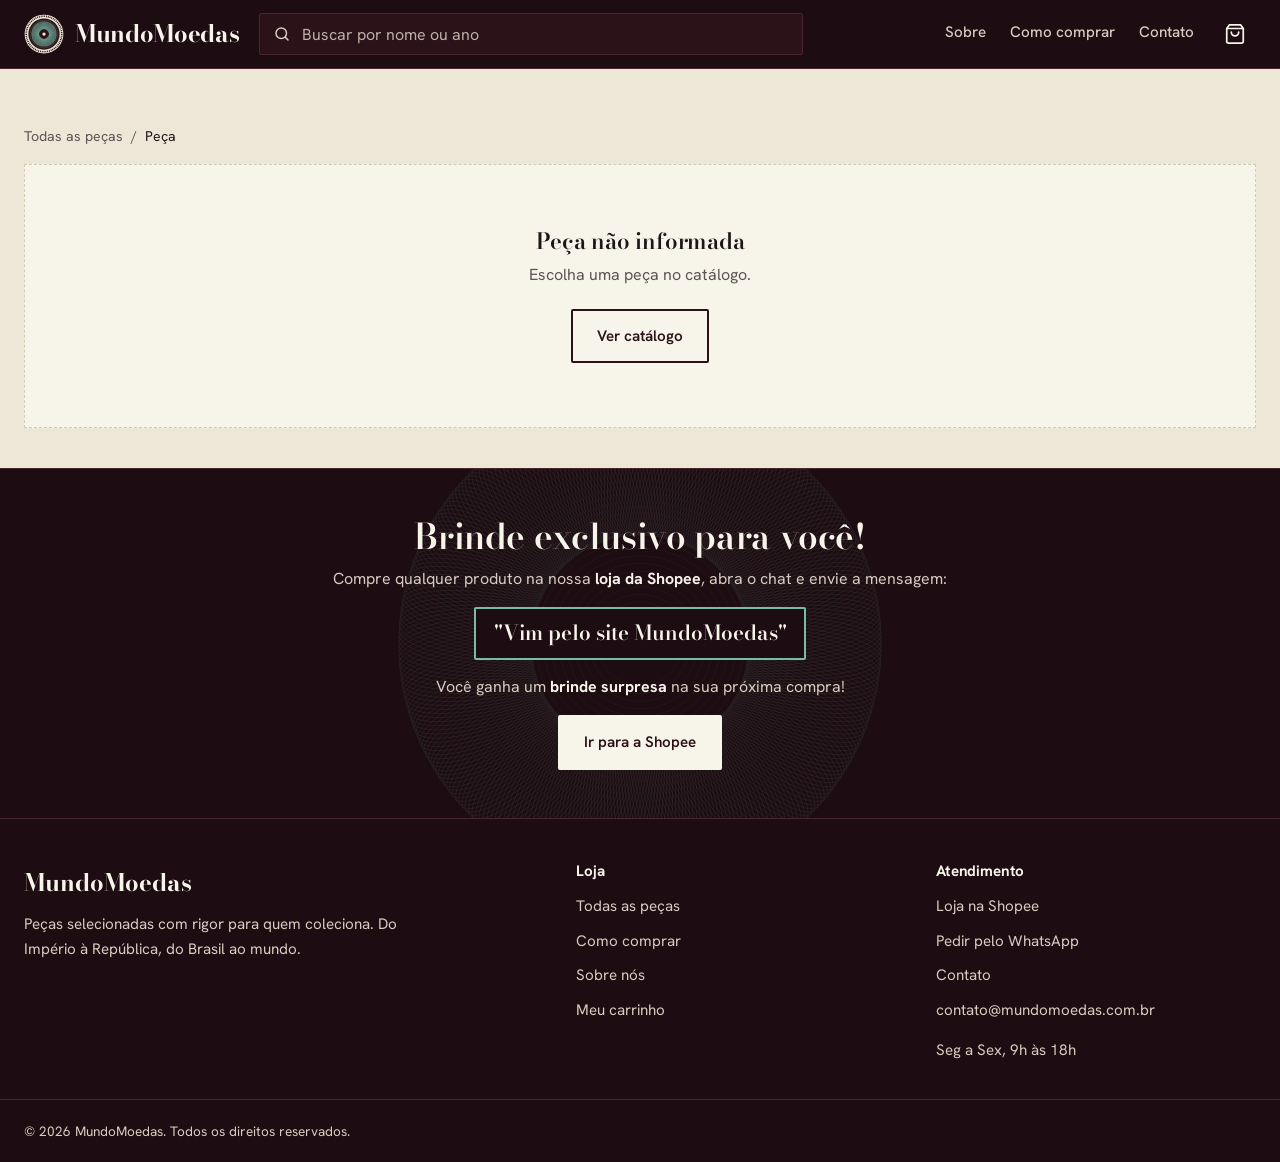
<file: produto.html>
<!DOCTYPE html>
<html lang="pt-BR">
<head>
<meta charset="UTF-8">
<meta name="viewport" content="width=device-width, initial-scale=1.0">
<title>Peça — MundoMoedas</title>
<meta name="description" content="Detalhes da peça: estado de conservação, variações disponíveis e formas de pagamento.">
<meta name="robots" content="index, follow">
<link rel="icon" href="assets/images/logo.svg" type="image/svg+xml">
<link rel="stylesheet" href="css/fonts.css">
<link rel="stylesheet" href="css/style.css">
<style>
  /* Layout da página da peça */
  .prod { display:grid; grid-template-columns: 1fr 1fr; gap:3rem; align-items:start; }
  @media (max-width:900px){ .prod { grid-template-columns:1fr; gap:2rem; } }

  .prod__img { aspect-ratio:1; background:var(--folha); border:2px solid var(--veludo); overflow:hidden; position:sticky; top:84px; }
  .prod__img img { width:100%; height:100%; object-fit:contain; }
  @media (max-width:900px){ .prod__img { position:static; } }

  .prod__ano { font-family:var(--font-display); font-size:clamp(2.6rem,6vw,4rem); font-weight:600; line-height:1; letter-spacing:-.02em; margin-bottom:.6rem; }
  .prod__title { font-size:clamp(1.4rem,3vw,2rem); margin-bottom:.75rem; }
  .prod__price { font-family:var(--font-body); font-size:2.2rem; font-weight:600; margin:1.25rem 0 .4rem; }
  .prod__from { font-size:.9rem; color:var(--cinza); margin-bottom:1.2rem; }

  .prod__meta { display:flex; gap:1.75rem; flex-wrap:wrap; padding:1rem 0; border-top:1px solid var(--linha); border-bottom:1px solid var(--linha); margin-bottom:1.75rem; }
  .prod__meta div span { display:block; font-size:.85rem; color:var(--cinza); margin-bottom:.1rem; }
  .prod__meta div strong { font-size:1rem; }
  .prod__meta--ficha { border-top:0; margin-top:-1.75rem; }

  .bloco { margin-bottom:1.75rem; }
  .bloco h3 { font-family:var(--font-body); font-size:1rem; font-weight:700; margin-bottom:.7rem; }

  .var-opts { display:flex; flex-direction:column; gap:.5rem; max-height:340px; overflow-y:auto; padding-right:.4rem; }
  .var-opt { display:flex; align-items:center; gap:.9rem; padding:.8rem 1rem; background:var(--marfim); border:1.5px solid var(--linha); border-radius:var(--radius); cursor:pointer; }
  .var-opt:hover { border-color:var(--veludo); }
  .var-opt.is-on { border-color:var(--veludo); box-shadow:inset 0 0 0 1px var(--veludo); }
  .var-opt.is-off { opacity:.5; cursor:not-allowed; }
  .var-opt input { accent-color:var(--veludo); width:17px; height:17px; flex-shrink:0; }
  .var-opt__name { flex:1; font-size:.95rem; font-weight:500; }
  .var-opt__price { font-family:var(--font-body); font-weight:600; font-size:1.05rem; }
  .var-opt__stk { font-size:.8rem; }

  .qtd { display:flex; align-items:center; gap:.8rem; }
  .qtd__ctrl { display:flex; background:var(--marfim); border:1.5px solid var(--linha); border-radius:var(--radius); overflow:hidden; }
  .qtd__ctrl button { width:44px; height:46px; display:grid; place-items:center; font-size:1.3rem; }
  .qtd__ctrl button:hover:not(:disabled) { background:var(--folha); }
  .qtd__ctrl button:disabled { opacity:.35; cursor:not-allowed; }
  .qtd__ctrl input { width:60px; text-align:center; background:transparent; border:none; border-left:1.5px solid var(--linha); border-right:1.5px solid var(--linha); font-weight:700; height:46px; }
  .qtd__ctrl input::-webkit-outer-spin-button,.qtd__ctrl input::-webkit-inner-spin-button { -webkit-appearance:none; margin:0; }
  .qtd__ctrl input[type=number] { -moz-appearance:textfield; }

  .desc { white-space:pre-line; color:var(--cinza); line-height:1.75; max-height:340px; overflow-y:auto; padding-right:.6rem; }

  .aviso { display:flex; gap:.85rem; padding:1rem 1.25rem; background:var(--marfim); border-left:3px solid var(--veludo); font-size:.92rem; color:var(--cinza); line-height:1.65; }
  .aviso svg { width:20px; height:20px; color:var(--veludo); flex-shrink:0; margin-top:2px; }

  .sechead { margin-bottom:1.25rem; }
  .rel { display:grid; grid-template-columns:repeat(2,minmax(0,1fr)); gap:2px; background:var(--veludo); border-block:2px solid var(--veludo); }
  @media (min-width:900px) { .rel { grid-template-columns:repeat(4,minmax(0,1fr)); } }
</style>
</head>
<body>

<header id="topo" class="header"></header>

<main class="section section--tight">
  <div class="wrap">
    <nav class="crumb" aria-label="Você está aqui">
      <a href="index.html">Todas as peças</a><span>/</span>
      <span id="crumbAtual">Peça</span>
    </nav>

    <div id="conteudo" aria-busy="true">
      <div class="prod">
        <div class="skeleton" style="aspect-ratio:1"></div>
        <div>
          <div class="skeleton" style="height:56px;width:45%;margin-bottom:1rem"></div>
          <div class="skeleton" style="height:88px;margin-bottom:1rem"></div>
          <div class="skeleton" style="height:44px;width:35%;margin-bottom:1.5rem"></div>
          <div class="skeleton" style="height:180px"></div>
        </div>
      </div>
    </div>
  </div>
</main>

<section class="section section--cream" id="secaoRelacionados" hidden>
  <div class="wrap">
    <div class="sechead">
      <span class="eyebrow">Você também pode gostar</span>
      <h2>Peças relacionadas</h2>
    </div>
  </div>
  <div class="wrap">
    <div class="rel" id="relacionados"></div>
  </div>
</section>

<section class="brinde">
  <div class="wrap">
    <h2>Brinde exclusivo para você!</h2>
    <p>Compre qualquer produto na nossa <strong>loja da Shopee</strong>, abra o chat e envie a mensagem:</p>
    <div class="brinde__code">"Vim pelo site MundoMoedas"</div>
    <p>Você ganha um <strong>brinde surpresa</strong> na sua próxima compra!</p>
    <a href="https://shopee.com.br/shop/486896133" class="btn btn--marfim" target="_blank" rel="noopener">Ir para a Shopee</a>
  </div>
</section>

<footer id="rodape" class="footer"></footer>

<script src="js/logica.js"></script>
<script src="js/app.js"></script>
<script>
let PROD = null;
let QTD  = 1;
let FICHA = null; // material, peso e diâmetro (catálogo Numista), de fichas.json

async function carregarFicha(id) {
  try {
    const r = await fetch('./fichas.json', { cache: 'no-cache' });
    if (!r.ok) return null;
    return (await r.json())[id] || null;
  } catch { return null; } // sem ficha, a página segue igual
}

(async () => {
  const id = new URLSearchParams(location.search).get('id');
  const todos = await carregarCatalogo();
  const box = document.getElementById('conteudo');

  if (!id) {
    box.innerHTML = '<div class="empty"><h3>Peça não informada</h3><p>Escolha uma peça no catálogo.</p><a href="index.html" class="btn btn--contorno">Ver catálogo</a></div>';
    box.removeAttribute('aria-busy');
    return;
  }

  PROD = todos.find(p => String(p.id) === String(id));
  if (!PROD) {
    box.innerHTML = '<div class="empty"><h3>Peça não encontrada</h3><p>Ela pode ter sido removida do catálogo.</p><a href="index.html" class="btn btn--contorno">Ver catálogo</a></div>';
    box.removeAttribute('aria-busy');
    return;
  }

  document.title = `${PROD.nome} — MundoMoedas`;
  document.getElementById('crumbAtual').textContent = PROD.nome.slice(0, 42);
  const md = document.querySelector('meta[name="description"]');
  if (md) md.setAttribute('content', PROD.nome.slice(0, 155));

  FICHA = await carregarFicha(PROD.id);
  render();
  box.removeAttribute('aria-busy');
  relacionados(todos);
})();

function rotuloDoGrupo(p) {
  const g = GRUPOS.find(x => x.id === gruposDe(p)[0]);
  return g ? g.rotulo : 'Moedas';
}

function render() {
  const p = PROD;
  const vs = p.variacoes || [];
  const temVar = vs.length > 0;
  const { min, max } = precos(p);
  const estTotal = estoqueInfo(estoqueTotal(p));
  const ano = extrairAno(p.nome);
  const grupo = rotuloDoGrupo(p);

  const varHTML = temVar
    ? `<div class="var-opts" role="radiogroup" aria-label="Escolha a variação">
        ${vs.map((v, i) => {
          const est = Number(v.estoque) || 0;
          const cls = est <= 0 ? 'out' : (est <= 5 ? 'low' : 'ok');
          const stk = est <= 0 ? 'Indisponível' : (est === 1 ? 'Última' : est <= 5 ? `Últimas ${est}` : `${est} un.`);
          return `<label class="var-opt${i === 0 && est > 0 ? ' is-on' : ''}${est <= 0 ? ' is-off' : ''}">
            <input type="radio" name="variacao" value="${i}" ${i === 0 && est > 0 ? 'checked' : ''} ${est <= 0 ? 'disabled' : ''}>
            <span class="var-opt__name">${escapeHTML(v.nome || 'Padrão')}</span>
            <span class="stk-${cls} var-opt__stk">${stk}</span>
            <span class="var-opt__price">${brl(v.preco)}</span>
          </label>`;
        }).join('')}
       </div>`
    : `<p class="lead">Peça única, sem variações.</p>`;

  document.getElementById('conteudo').innerHTML = `
  <div class="prod">
    <div>
      <div class="prod__img">
        <img src="${escapeHTML(p.imagem)}" alt="${escapeHTML(p.nome)}" onerror="this.onerror=null;this.src='assets/images/placeholder.svg'">
      </div>
    </div>

    <div>
      ${ano ? `<div class="prod__ano">${ano}</div>` : ''}
      <h1 class="prod__title">${escapeHTML(p.nome)}</h1>
      <p class="lead card__stock card__stock--${estTotal.cls}">${estTotal.txt}</p>

      <div class="prod__price">${brl(min)}</div>
      ${max > min ? `<p class="prod__from">Preços variam de ${brl(min)} a ${brl(max)} conforme a variação</p>` : ''}

      <div class="prod__meta">
        <div><span>Tipo</span><strong>${grupo}</strong></div>
        <div><span>Itens</span><strong>${temVar ? vs.length + (vs.length > 1 ? ' variações' : ' variação') : 'Peça única'}</strong></div>
        <div><span>Disponibilidade</span><strong>${estoqueTotal(p)} un.</strong></div>
      </div>
      ${FICHA ? `<div class="prod__meta prod__meta--ficha">
        ${FICHA.material ? `<div><span>Material</span><strong>${escapeHTML(FICHA.material)}</strong></div>` : ''}
        ${FICHA.peso ? `<div><span>Peso</span><strong>${escapeHTML(FICHA.peso)}</strong></div>` : ''}
        ${FICHA.diametro ? `<div><span>Diâmetro</span><strong>${escapeHTML(FICHA.diametro)}</strong></div>` : ''}
      </div>` : ''}

      <div class="bloco">
        <h3>${temVar ? 'Escolha a variação' : 'Quantidade'}</h3>
        ${varHTML}
      </div>

      <div class="bloco">
        <div class="qtd">
          <div class="qtd__ctrl">
            <button type="button" id="menos" aria-label="Diminuir quantidade">−</button>
            <input type="number" id="qtd" value="1" min="1" max="1" aria-label="Quantidade">
            <button type="button" id="mais" aria-label="Aumentar quantidade">+</button>
          </div>
          <span id="qtdEstoque" class="card__stock"></span>
        </div>
      </div>

      <div style="display:flex;gap:.75rem;flex-wrap:wrap;margin-bottom:2rem">
        <button class="btn btn--primario" id="add" ${estTotal.cls === 'out' ? 'disabled' : ''} style="flex:1;min-width:200px">
          ${estTotal.cls === 'out' ? 'Indisponível' : 'Adicionar ao carrinho'}
        </button>
        <a class="btn btn--contorno" href="${escapeHTML(p.shopee_url || LOJA.shopee)}" target="_blank" rel="noopener">Comprar na Shopee</a>
      </div>

      ${p.descricao ? `
      <div class="bloco">
        <h3>Descrição</h3>
        <div class="desc">${escapeHTML(p.descricao)}</div>
      </div>` : ''}

      <div class="aviso">
        <svg viewBox="0 0 24 24" fill="none" stroke="currentColor" stroke-width="1.9" stroke-linecap="round" stroke-linejoin="round"><circle cx="12" cy="12" r="9"/><path d="M12 16v-5M12 8h.01"/></svg>
        <div>
          <strong style="color:var(--tinta)">Peças autênticas, selecionadas com rigor.</strong><br>
          Todos os itens passam por inspeção visual antes do envio. O estado de conservação
          aparece na descrição. Em caso de dúvida, fale com a gente pelo WhatsApp —
          mandamos fotos detalhadas da peça.
        </div>
      </div>
    </div>
  </div>`;

  // ---- Interações ----
  const qtd = document.getElementById('qtd');
  const menos = document.getElementById('menos');
  const mais = document.getElementById('mais');
  const lblEstoque = document.getElementById('qtdEstoque');

  function varSel() {
    const r = document.querySelector('input[name="variacao"]:checked');
    return r ? (PROD.variacoes || [])[Number(r.value)] : null;
  }

  function syncQtd() {
    const v = varSel();
    const disp = v ? (Number(v.estoque) || 0) : (Number(PROD.estoque) || estoqueTotal(PROD));
    const max = Math.max(1, disp);
    qtd.max = max;
    if (QTD > max) QTD = max;
    if (QTD < 1) QTD = 1;
    qtd.value = QTD;
    menos.disabled = QTD <= 1;
    mais.disabled = QTD >= max;
    const e = estoqueInfo(disp);
    lblEstoque.textContent = e.txt;
    lblEstoque.className = 'card__stock card__stock--' + e.cls;
  }

  /** O preço principal acompanha a variação marcada */
  function syncPreco() {
    const v = varSel();
    if (!v) return;
    document.querySelector('.prod__price').textContent = brl(v.preco);
    const from = document.querySelector('.prod__from');
    if (from) from.style.display = 'none';
  }

  document.querySelectorAll('input[name="variacao"]').forEach(r => {
    r.addEventListener('change', () => {
      document.querySelectorAll('.var-opt').forEach(o => o.classList.remove('is-on'));
      r.closest('.var-opt').classList.add('is-on');
      QTD = 1;
      syncQtd();
      syncPreco();
    });
  });

  menos.addEventListener('click', () => { QTD = Math.max(1, QTD - 1); qtd.value = QTD; syncQtd(); });
  mais .addEventListener('click', () => { QTD = Math.min(Number(qtd.max), QTD + 1); qtd.value = QTD; syncQtd(); });
  qtd.addEventListener('change', () => {
    let v = parseInt(qtd.value, 10);
    if (isNaN(v) || v < 1) v = 1;
    if (v > Number(qtd.max)) v = Number(qtd.max);
    QTD = v; qtd.value = v; syncQtd();
  });

  document.getElementById('add').addEventListener('click', () => {
    const v = varSel();
    Cart.add(PROD, v, QTD);
  });

  syncQtd();
  syncPreco();
}

/** Até 4 peças em estoque do mesmo tipo; se faltar, completa com as de maior valor */
function relacionados(todos) {
  const p = PROD;
  if (!p) return;

  const disp = todos.filter(o => o.id !== p.id && estoqueTotal(o) > 0)
    .sort((a, b) => precos(b).max - precos(a).max);
  const meu = gruposDe(p)[0];
  const mesmos = meu ? disp.filter(o => gruposDe(o).includes(meu)) : [];
  const lista = [...mesmos, ...disp.filter(o => !mesmos.includes(o))].slice(0, 4);

  if (!lista.length) return;

  document.getElementById('relacionados').innerHTML = lista.map(pecaHTML).join('');
  document.getElementById('secaoRelacionados').hidden = false;
}
</script>
</body>
</html>
</file>
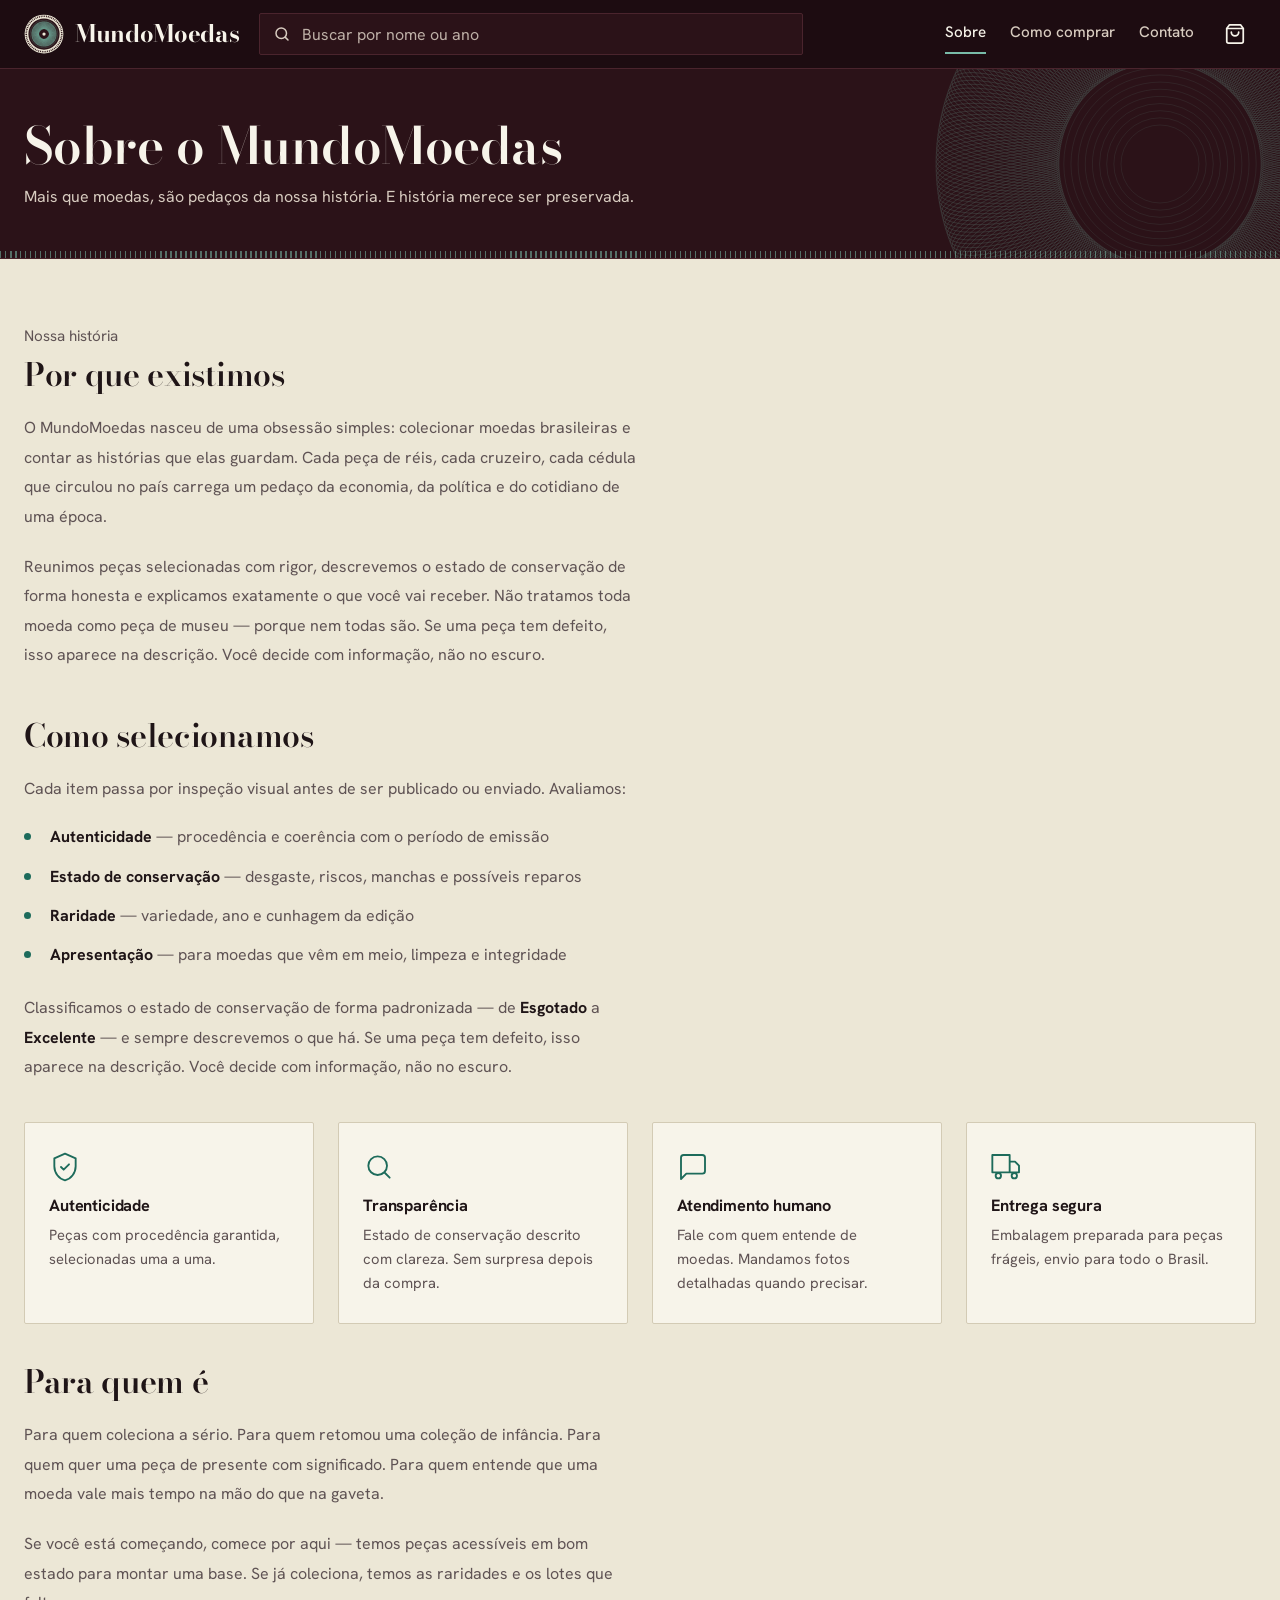
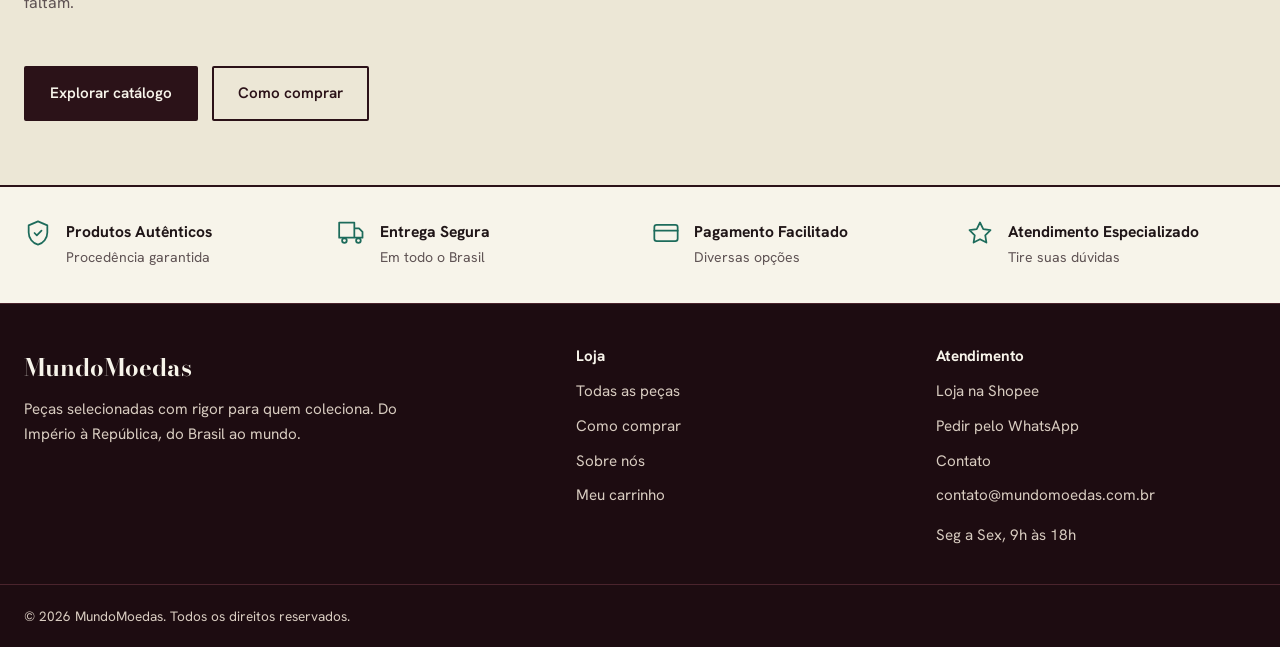
<file: sobre.html>
<!DOCTYPE html>
<html lang="pt-BR">
<head>
<meta charset="UTF-8">
<meta name="viewport" content="width=device-width, initial-scale=1.0">
<title>Sobre — MundoMoedas</title>
<meta name="description" content="Conheça o MundoMoedas: peças selecionadas com rigor para colecionadores e apaixonados por numismática. Do Império à República, do Brasil ao mundo.">
<meta name="robots" content="index, follow">
<link rel="canonical" href="https://mundomoedas.com.br/sobre.html">
<link rel="icon" href="assets/images/logo.svg" type="image/svg+xml">
<link rel="stylesheet" href="css/fonts.css">
<link rel="stylesheet" href="css/style.css">
<style>
  .txt { max-width: 46rem; }
  .txt p { margin-bottom: 1.25rem; line-height: 1.85; color: var(--text-soft); }
  .txt h2 { margin: 3rem 0 1.25rem; font-size: clamp(1.5rem,2.8vw,2rem); }
  .txt h2:first-of-type { margin-top: 0; }
  .txt strong { color: var(--ink); }
  .txt ul { margin: 0 0 1.5rem; padding-left: 0; }
  .txt li { position: relative; padding-left: 1.6rem; margin-bottom: .7rem; line-height: 1.75; color: var(--text-soft); }
  .txt li::before {
    content: ''; position: absolute; left: 0; top: .62em;
    width: 7px; height: 7px; border-radius: 50%; background: var(--gold-main);
  }
  .valores { display:grid; grid-template-columns:repeat(auto-fit,minmax(220px,1fr)); gap:1.5rem; margin:2.5rem 0; }
  .valor { padding:1.75rem 1.5rem; background:var(--cream); border:1px solid var(--border); border-radius:var(--radius-lg); }
  .valor svg { width:32px; height:32px; color:var(--gold-main); stroke-width:1.4; margin-bottom:.9rem; }
  .valor h3 { font-family:var(--font-body); font-size:1.02rem; font-weight:700; color:var(--ink); margin-bottom:.45rem; }
  .valor p { font-size:.92rem; color:var(--muted); line-height:1.65; margin:0; }
</style>
</head>
<body>

<header id="topo" class="header"></header>

<section class="pagehead">
  <div class="wrap">
    <h1>Sobre o MundoMoedas</h1>
    <p>Mais que moedas, são pedaços da nossa história. E história merece ser preservada.</p>
  </div>
</section>

<main class="section">
  <div class="wrap">
    <div class="txt">
      <span class="eyebrow">Nossa história</span>
      <h2>Por que existimos</h2>
      <p>
        O MundoMoedas nasceu de uma obsessão simples: colecionar moedas brasileiras e contar
        as histórias que elas guardam. Cada peça de réis, cada cruzeiro, cada cédula que
        circulou no país carrega um pedaço da economia, da política e do cotidiano de uma época.
      </p>
      <p>
        Reunimos peças selecionadas com rigor, descrevemos o estado de conservação de forma
        honesta e explicamos exatamente o que você vai receber. Não tratamos toda moeda como
        peça de museu — porque nem todas são. Se uma peça tem defeito, isso aparece na
        descrição. Você decide com informação, não no escuro.

      <h2>Como selecionamos</h2>
      <p>
        Cada item passa por inspeção visual antes de ser publicado ou enviado. Avaliamos:
      </p>
      <ul>
        <li><strong>Autenticidade</strong> — procedência e coerência com o período de emissão</li>
        <li><strong>Estado de conservação</strong> — desgaste, riscos, manchas e possíveis reparos</li>
        <li><strong>Raridade</strong> — variedade, ano e cunhagem da edição</li>
        <li><strong>Apresentação</strong> — para moedas que vêm em meio, limpeza e integridade</li>
      </ul>
      <p>
        Classificamos o estado de conservação de forma padronizada — de <strong>Esgotado</strong>
        a <strong>Excelente</strong> — e sempre descrevemos o que há. Se uma peça tem defeito,
        isso aparece na descrição. Você decide com informação, não no escuro.
      </p>
    </div>

    <div class="valores">
      <div class="valor">
        <svg viewBox="0 0 24 24" fill="none" stroke="currentColor" stroke-linecap="round" stroke-linejoin="round"><path d="M12 2 4 5.5v6c0 5 3.4 9.4 8 10.5 4.6-1.1 8-5.5 8-10.5v-6z"/><path d="m9 12 2 2 4-4"/></svg>
        <h3>Autenticidade</h3>
        <p>Peças com procedência garantida, selecionadas uma a uma.</p>
      </div>
      <div class="valor">
        <svg viewBox="0 0 24 24" fill="none" stroke="currentColor" stroke-linecap="round" stroke-linejoin="round"><circle cx="11" cy="11" r="7"/><path d="m20 20-3.5-3.5"/></svg>
        <h3>Transparência</h3>
        <p>Estado de conservação descrito com clareza. Sem surpresa depois da compra.</p>
      </div>
      <div class="valor">
        <svg viewBox="0 0 24 24" fill="none" stroke="currentColor" stroke-linecap="round" stroke-linejoin="round"><path d="M21 15a2 2 0 0 1-2 2H7l-4 4V5a2 2 0 0 1 2-2h14a2 2 0 0 1 2 2z"/></svg>
        <h3>Atendimento humano</h3>
        <p>Fale com quem entende de moedas. Mandamos fotos detalhadas quando precisar.</p>
      </div>
      <div class="valor">
        <svg viewBox="0 0 24 24" fill="none" stroke="currentColor" stroke-linecap="round" stroke-linejoin="round"><path d="M1 3h13v13H1zM14 8h4l3 3v5h-7"/><circle cx="5.5" cy="18.5" r="2"/><circle cx="17.5" cy="18.5" r="2"/></svg>
        <h3>Entrega segura</h3>
        <p>Embalagem preparada para peças frágeis, envio para todo o Brasil.</p>
      </div>
    </div>

    <div class="txt">
      <h2>Para quem é</h2>
      <p>
        Para quem coleciona a sério. Para quem retomou uma coleção de infância. Para quem
        quer uma peça de presente com significado. Para quem entende que uma moeda vale
        mais tempo na mão do que na gaveta.
      </p>
      <p>
        Se você está começando, comece por aqui — temos peças acessíveis em bom estado para
        montar uma base. Se já coleciona, temos as raridades e os lotes que faltam.
      </p>
    </div>

    <div style="display:flex;gap:.9rem;flex-wrap:wrap;margin-top:3rem">
      <a href="index.html" class="btn btn--primario">Explorar catálogo</a>
      <a href="como-comprar.html" class="btn btn--contorno">Como comprar</a>
    </div>
  </div>
</main>

<section class="trustbar">
  <div class="wrap">
    <div class="trustbar__grid">
      <div class="trust__item">
        <svg viewBox="0 0 24 24" fill="none" stroke="currentColor" stroke-linecap="round" stroke-linejoin="round"><path d="M12 2 4 5.5v6c0 5 3.4 9.4 8 10.5 4.6-1.1 8-5.5 8-10.5v-6z"/><path d="m9 12 2 2 4-4"/></svg>
        <div><strong>Produtos Autênticos</strong><span>Procedência garantida</span></div>
      </div>
      <div class="trust__item">
        <svg viewBox="0 0 24 24" fill="none" stroke="currentColor" stroke-linecap="round" stroke-linejoin="round"><path d="M1 3h13v13H1zM14 8h4l3 3v5h-7"/><circle cx="5.5" cy="18.5" r="2"/><circle cx="17.5" cy="18.5" r="2"/></svg>
        <div><strong>Entrega Segura</strong><span>Em todo o Brasil</span></div>
      </div>
      <div class="trust__item">
        <svg viewBox="0 0 24 24" fill="none" stroke="currentColor" stroke-linecap="round" stroke-linejoin="round"><rect x="2" y="5" width="20" height="14" rx="2"/><path d="M2 10h20"/></svg>
        <div><strong>Pagamento Facilitado</strong><span>Diversas opções</span></div>
      </div>
      <div class="trust__item">
        <svg viewBox="0 0 24 24" fill="none" stroke="currentColor" stroke-linecap="round" stroke-linejoin="round"><path d="m12 3 2.8 5.7 6.2.9-4.5 4.4 1 6.2-5.5-2.9-5.5 2.9 1-6.2L3 9.6l6.2-.9z"/></svg>
        <div><strong>Atendimento Especializado</strong><span>Tire suas dúvidas</span></div>
      </div>
    </div>
  </div>
</section>

<footer id="rodape" class="footer"></footer>

<script src="js/logica.js"></script>
<script src="js/app.js"></script>
</body>
</html>
</file>
<file: css/fonts.css>
/* Fontes locais (self-hosted): Bodoni Moda (títulos, anos) e Hanken Grotesk (interface). Fontes variáveis, subconjuntos latin e latin-ext. */

@font-face {
  font-family: 'Bodoni Moda';
  font-style: italic;
  font-weight: 400 800;
  font-display: swap;
  src: url('../assets/fonts/BodoniModaItalic-latin.woff2') format('woff2');
  unicode-range: U+0000-00FF, U+0131, U+0152-0153, U+02BB-02BC, U+02C6, U+02DA, U+02DC, U+0304, U+0308, U+0329, U+2000-206F, U+20AC, U+2122, U+2191, U+2193, U+2212, U+2215, U+FEFF, U+FFFD;
}

@font-face {
  font-family: 'Bodoni Moda';
  font-style: normal;
  font-weight: 400 800;
  font-display: swap;
  src: url('../assets/fonts/BodoniModa-latinext.woff2') format('woff2');
  unicode-range: U+0100-02BA, U+02BD-02C5, U+02C7-02CC, U+02CE-02D7, U+02DD-02FF, U+0304, U+0308, U+0329, U+1D00-1DBF, U+1E00-1E9F, U+1EF2-1EFF, U+2020, U+20A0-20AB, U+20AD-20C4, U+2113, U+2C60-2C7F, U+A720-A7FF;
}

@font-face {
  font-family: 'Bodoni Moda';
  font-style: normal;
  font-weight: 400 800;
  font-display: swap;
  src: url('../assets/fonts/BodoniModa-latin.woff2') format('woff2');
  unicode-range: U+0000-00FF, U+0131, U+0152-0153, U+02BB-02BC, U+02C6, U+02DA, U+02DC, U+0304, U+0308, U+0329, U+2000-206F, U+20AC, U+2122, U+2191, U+2193, U+2212, U+2215, U+FEFF, U+FFFD;
}

@font-face {
  font-family: 'Hanken Grotesk';
  font-style: normal;
  font-weight: 400 700;
  font-display: swap;
  src: url('../assets/fonts/HankenGrotesk-latinext.woff2') format('woff2');
  unicode-range: U+0100-02BA, U+02BD-02C5, U+02C7-02CC, U+02CE-02D7, U+02DD-02FF, U+0304, U+0308, U+0329, U+1D00-1DBF, U+1E00-1E9F, U+1EF2-1EFF, U+2020, U+20A0-20AB, U+20AD-20C4, U+2113, U+2C60-2C7F, U+A720-A7FF;
}

@font-face {
  font-family: 'Hanken Grotesk';
  font-style: normal;
  font-weight: 400 700;
  font-display: swap;
  src: url('../assets/fonts/HankenGrotesk-latin.woff2') format('woff2');
  unicode-range: U+0000-00FF, U+0131, U+0152-0153, U+02BB-02BC, U+02C6, U+02DA, U+02DC, U+0304, U+0308, U+0329, U+2000-206F, U+20AC, U+2122, U+2191, U+2193, U+2212, U+2215, U+FEFF, U+FFFD;
}
</file>
<file: css/style.css>
/* ============================================================
   MundoMoedas - Visual "Vitrine"
   Veludo bordô, passe-partout marfim e pátina de cobre.
   Bodoni Moda (anos, títulos) + Hanken Grotesk (interface).
   O carimbo vermelho só marca status.
   ============================================================ */

:root {
  --veludo:        #2B1218;   /* fundo da vitrine */
  --veludo-fundo:  #1D0C11;   /* cabeçalho, rodapé, barras */
  --veludo-claro:  #4A242D;   /* filetes sobre o veludo */
  --folha:         #ECE7D6;   /* páginas internas */
  --marfim:        #F7F4EA;   /* passe-partout, campos */
  --tinta:         #1F1517;
  --cinza:         #5F5354;   /* texto secundário sobre folha/marfim */
  --linha:         #D3CBB5;   /* filetes sobre folha/marfim */
  --patina:        #78BBA8;   /* acento sobre veludo */
  --patina-escura: #1D6B5B;   /* acento sobre folha/marfim */
  --carimbo:       #B3261E;   /* só status */
  --sobre-veludo:  #D8CCC0;   /* texto secundário sobre veludo */

  --font-display: 'Bodoni Moda', 'Didot', Georgia, 'Times New Roman', serif;
  --font-body:    'Hanken Grotesk', -apple-system, BlinkMacSystemFont, 'Segoe UI', Roboto, sans-serif;

  --wrap: 1360px;

  /* Nomes antigos, usados no CSS próprio de cada página, apontando para a nova paleta */
  --ink: var(--tinta);
  --ink-soft: var(--veludo);
  --ink-2: var(--veludo);
  --text: var(--tinta);
  --text-soft: var(--cinza);
  --muted: var(--cinza);
  --cream: var(--marfim);
  --cream-2: var(--folha);
  --white: var(--marfim);
  --border: var(--linha);
  --border-dark: var(--linha);
  --gold: var(--patina-escura);
  --gold-main: var(--patina-escura);
  --bronze: var(--patina-escura);
  --gold-light: var(--patina);
  --gold-pale: var(--patina);
  --on-dark: var(--marfim);
  --on-dark-mut: var(--sobre-veludo);
  --ok: #1D6B5B;
  --warn: var(--carimbo);
  --danger: var(--carimbo);
  --radius: 2px;
  --radius-lg: 2px;
  --shadow-sm: none;
  --shadow: none;
  --shadow-lg: none;
}

/* ---------- Base ---------- */
*, *::before, *::after { box-sizing: border-box; }
* { margin: 0; padding: 0; }

html { scroll-behavior: smooth; -webkit-text-size-adjust: 100%; }

body {
  font-family: var(--font-body);
  font-size: 16px;
  line-height: 1.65;
  color: var(--marfim);
  background: var(--veludo);
  -webkit-font-smoothing: antialiased;
  overflow-x: hidden;
}

[hidden] { display: none !important; }
img, picture, svg { display: block; max-width: 100%; }
a { color: inherit; text-decoration: none; }
button, input, select, textarea { font: inherit; color: inherit; }
button { cursor: pointer; background: none; border: none; }
ul, ol { list-style: none; }

:focus-visible { outline: 3px solid var(--patina-escura); outline-offset: 2px; }
.header :focus-visible, .footer :focus-visible, .vitrine :focus-visible, .filtros :focus-visible,
#grade :focus-visible, .brinde :focus-visible, .pagehead :focus-visible { outline-color: var(--patina); }

h1, h2, h3, h4 {
  font-family: var(--font-display);
  font-weight: 600;
  line-height: 1.12;
  letter-spacing: -.01em;
  color: inherit;
}
h1 { font-size: clamp(2rem, 4.8vw, 3.2rem); }
h2 { font-size: clamp(1.5rem, 3vw, 2.2rem); }
h3 { font-size: clamp(1.1rem, 2vw, 1.4rem); }

.eyebrow { display: inline-block; font-size: .95rem; color: var(--cinza); margin-bottom: .5rem; }
.lead { font-size: 1.05rem; color: var(--cinza); line-height: 1.7; }
.txt p, .lead { max-width: 68ch; }

.sr-only {
  position: absolute; width: 1px; height: 1px;
  padding: 0; margin: -1px; overflow: hidden;
  clip: rect(0,0,0,0); white-space: nowrap; border: 0;
}

/* ---------- Layout ---------- */
.wrap { width: 100%; max-width: var(--wrap); margin-inline: auto; padding-inline: 1.5rem; }
@media (max-width: 640px) { .wrap { padding-inline: 1rem; } }

.section { background: var(--folha); color: var(--tinta); padding: 4rem 0; }
.section--tight { padding: 2.5rem 0; }
.section--cream { background: var(--marfim); }
@media (max-width: 768px) { .section { padding: 2.5rem 0; } }

/* Faixa de abertura das páginas internas */
.pagehead { position: relative; overflow: hidden; background: var(--veludo); color: var(--marfim); padding: 3rem 0; border-bottom: 1px solid var(--veludo-claro); }
.pagehead::before {
  content: ''; position: absolute; right: -140px; top: 50%; width: 520px; height: 520px;
  transform: translateY(-50%); background: url('../assets/images/guilloche.svg') center / contain no-repeat;
  opacity: .32; pointer-events: none;
}
.pagehead > * { position: relative; }
.pagehead p { color: var(--sobre-veludo); margin-top: .6rem; max-width: 42rem; }

.crumb { display: flex; align-items: center; gap: .5rem; font-size: .88rem; color: var(--cinza); padding: 1rem 0; }
.crumb a:hover { color: var(--patina-escura); text-decoration: underline; }
.crumb span:not([id]) { color: var(--cinza); }
#crumbAtual { color: var(--tinta); }

/* ---------- Botões ---------- */
.btn {
  display: inline-flex; align-items: center; justify-content: center; gap: .5rem;
  padding: .8rem 1.5rem;
  font-size: .95rem; font-weight: 600;
  border-radius: var(--radius);
  border: 2px solid transparent;
  transition: background-color .15s, color .15s, border-color .15s;
  text-align: center;
}
.btn--primario { background: var(--veludo); color: var(--marfim); border-color: var(--veludo); }
.btn--primario:hover { background: var(--patina-escura); border-color: var(--patina-escura); }
.btn--contorno { border-color: var(--veludo); color: var(--veludo); background: transparent; }
.btn--contorno:hover { background: var(--veludo); color: var(--marfim); }
.btn--marfim { background: var(--marfim); color: var(--veludo); border-color: var(--marfim); }
.btn--marfim:hover { background: var(--patina); border-color: var(--patina); }
.btn--block { width: 100%; }
.btn--sm { padding: .55rem 1rem; font-size: .88rem; }
.btn:disabled, .btn[aria-disabled="true"] { opacity: .45; cursor: not-allowed; }

/* ---------- Campos ---------- */
.field input, .field select, .field textarea {
  width: 100%; padding: .7rem .9rem;
  background: var(--marfim); border: 1.5px solid var(--linha); border-radius: var(--radius);
}
.field input:focus, .field select:focus, .field textarea:focus { outline: none; border-color: var(--patina-escura); box-shadow: 0 0 0 2px var(--patina-escura); }

/* ---------- Cabeçalho ---------- */
.header { background: var(--veludo-fundo); color: var(--marfim); position: sticky; top: 0; z-index: 200; border-bottom: 1px solid var(--veludo-claro); }
.header__in { display: flex; align-items: center; gap: 1.25rem; min-height: 68px; }

.logo { display: flex; align-items: center; gap: .7rem; flex-shrink: 0; }
.logo__mark { width: 40px; height: 40px; flex-shrink: 0; }
.logo__name { font-family: var(--font-display); font-size: 1.5rem; font-weight: 700; color: var(--marfim); letter-spacing: -.015em; line-height: 1; }

.busca { position: relative; flex: 1; max-width: 34rem; }
.busca input {
  width: 100%; height: 42px; padding: 0 1rem 0 2.6rem;
  background: var(--veludo); color: var(--marfim);
  border: 1.5px solid var(--veludo-claro); border-radius: var(--radius);
}
.busca input::placeholder { color: var(--sobre-veludo); opacity: .85; }
.busca input:focus { outline: none; border-color: var(--patina); box-shadow: 0 0 0 2px var(--patina); }
.busca svg { position: absolute; left: .85rem; top: 50%; width: 18px; height: 18px; transform: translateY(-50%); color: var(--sobre-veludo); pointer-events: none; }

.nav { display: flex; align-items: center; gap: 1.5rem; margin-left: auto; }
.nav a { font-size: .95rem; font-weight: 500; color: var(--sobre-veludo); padding: .4rem 0; border-bottom: 2px solid transparent; }
.nav a:hover { color: var(--marfim); }
.nav a[aria-current="page"] { color: var(--marfim); border-bottom-color: var(--patina); }

.header__actions { display: flex; align-items: center; gap: .25rem; }
.icon-btn { position: relative; width: 42px; height: 42px; display: grid; place-items: center; border-radius: var(--radius); color: var(--marfim); }
.icon-btn:hover { background: var(--veludo-claro); }
.icon-btn svg { width: 22px; height: 22px; }

.cart-count {
  position: absolute; top: 3px; right: 1px;
  min-width: 18px; height: 18px; padding: 0 4px; border-radius: 999px;
  background: var(--patina); color: var(--veludo-fundo);
  font-size: .7rem; font-weight: 700;
  display: grid; place-items: center; line-height: 1;
}
.cart-count[hidden] { display: none; }
.cart-count.pulsa { animation: pulsa .4s ease-out; }
@keyframes pulsa { 40% { transform: scale(1.45); } }

.burger { display: none; }
.burger svg { width: 24px; height: 24px; }
@media (max-width: 860px) {
  .header__in { flex-wrap: wrap; row-gap: .5rem; padding-block: .6rem; }
  .logo { order: 1; }
  .header__actions { order: 2; margin-left: auto; }
  .busca { order: 3; flex-basis: 100%; max-width: none; }
  .burger { display: grid; place-items: center; width: 42px; height: 42px; color: var(--marfim); }
  .nav {
    order: 4; position: absolute; left: 0; right: 0; top: 100%;
    flex-direction: column; align-items: stretch; gap: 0;
    background: var(--veludo-fundo); border-top: 1px solid var(--veludo-claro);
    padding: .25rem 1rem .75rem; margin-left: 0; display: none;
  }
  .nav.is-open { display: flex; }
  .nav a { padding: .85rem 0; border-bottom: 1px solid var(--veludo-claro); }
}

/* ---------- Rodapé ---------- */
.footer { background: var(--veludo-fundo); color: var(--sobre-veludo); padding-top: 2.75rem; font-size: .95rem; border-top: 1px solid var(--veludo-claro); }
.footer__in { display: grid; grid-template-columns: 1.6fr 1fr 1fr; gap: 2.5rem; padding-bottom: 2.25rem; }
.footer__nome { display: block; font-family: var(--font-display); font-size: 1.5rem; font-weight: 700; color: var(--marfim); margin-bottom: .6rem; }
.footer__about { max-width: 26rem; line-height: 1.65; }
.footer h4 { font-family: var(--font-body); font-size: .95rem; font-weight: 700; color: var(--marfim); margin-bottom: .6rem; }
.footer a { display: block; color: var(--sobre-veludo); padding: .3rem 0; }
.footer a:hover { color: var(--marfim); text-decoration: underline; }
.footer__hora { margin-top: .6rem; }
.footer__bottom { border-top: 1px solid var(--veludo-claro); padding-block: 1.25rem; font-size: .85rem; }
@media (max-width: 760px) { .footer__in { grid-template-columns: 1fr; gap: 1.5rem; } }

/* ---------- Início: vitrine e régua de épocas ---------- */
.vitrine { position: relative; overflow: hidden; background: var(--veludo); }
.vitrine::before {
  content: ''; position: absolute; right: -170px; top: 50%; width: 640px; height: 640px;
  transform: translateY(-50%); background: url('../assets/images/guilloche.svg') center / contain no-repeat;
  opacity: .42; pointer-events: none;
}
/* serrilha: o friso da borda de uma moeda */
.vitrine::after, .pagehead::after {
  content: ''; position: absolute; left: 0; right: 0; bottom: 0; height: 7px;
  background: repeating-linear-gradient(90deg, var(--patina) 0 1.5px, transparent 1.5px 5px); opacity: .55;
}
.vitrine__in { position: relative; display: grid; grid-template-columns: minmax(0, 1fr) minmax(0, 1.2fr); gap: 2.5rem; align-items: end; padding-block: 1.6rem 1.3rem; }
.vitrine__lema { font-family: var(--font-display); font-style: italic; font-weight: 500; font-size: clamp(1.55rem, 3.1vw, 2.6rem); line-height: 1.1; letter-spacing: -.01em; max-width: 17ch; }

.regua__cab { display: flex; justify-content: space-between; align-items: baseline; gap: 1rem; font-size: .8rem; color: var(--sobre-veludo); margin-bottom: .35rem; }
.regua__cab button { color: var(--patina); text-decoration: underline; text-underline-offset: 3px; font-size: .8rem; }
.regua__barras { display: flex; align-items: flex-end; gap: 5px; height: 88px; }
.epoca { flex: 1 1 0; min-width: 0; height: 100%; display: flex; flex-direction: column; justify-content: flex-end; align-items: stretch; gap: 5px; padding: 0; }
.epoca__barra { display: block; width: 100%; min-height: 5px; height: var(--h); background: var(--patina); border-radius: 1px 1px 0 0; }
.epoca__ano { display: block; text-align: center; font-size: .68rem; line-height: 1; color: var(--sobre-veludo); letter-spacing: -.01em; font-variant-numeric: tabular-nums; }
.epoca:hover .epoca__barra { background: var(--marfim); }
.epoca[aria-pressed="true"] .epoca__barra { background: var(--marfim); }
.epoca[aria-pressed="true"] .epoca__ano { color: var(--marfim); font-weight: 700; }
.epoca:disabled { cursor: default; }
.epoca:disabled .epoca__barra { background: var(--veludo-claro); }

@media (max-width: 860px) {
  .vitrine__in { grid-template-columns: 1fr; gap: 1rem; padding-block: 1.1rem 1rem; }
  .vitrine__lema { max-width: none; font-size: clamp(1.4rem, 6vw, 1.9rem); }
  .vitrine::before { right: -230px; width: 520px; height: 520px; top: 38%; opacity: .26; }
  .regua__barras { height: 60px; gap: 3px; }
  .epoca__ano { font-size: .6rem; }
}

/* ---------- Início: filtros e grade ---------- */
.filtros { background: var(--veludo-fundo); border-block: 1px solid var(--veludo-claro); }
.filtros__in { display: flex; align-items: center; gap: 1rem; padding-block: .7rem; }
.chips { display: flex; gap: .45rem; overflow-x: auto; flex: 1; scrollbar-width: none; padding: 2px; }
.chips::-webkit-scrollbar { display: none; }
.chip {
  flex-shrink: 0; padding: .4rem .85rem; font-size: .92rem; font-weight: 500;
  color: var(--marfim); border: 1.5px solid var(--veludo-claro); border-radius: var(--radius); white-space: nowrap;
}
.chip:hover { background: var(--veludo-claro); }
.chip[aria-pressed="true"] { background: var(--marfim); border-color: var(--marfim); color: var(--tinta); }
.chip__n { margin-left: .4rem; opacity: .7; font-weight: 400; }

#contagem { flex-shrink: 0; font-size: .9rem; color: var(--sobre-veludo); }
#contagem strong { color: var(--marfim); font-weight: 700; }
.ordem { display: flex; align-items: center; gap: .5rem; flex-shrink: 0; font-size: .9rem; color: var(--sobre-veludo); }
.ordem select { padding: .4rem 1.8rem .4rem .6rem; background: var(--veludo); border: 1.5px solid var(--veludo-claro); border-radius: var(--radius); color: var(--marfim); }
@media (max-width: 640px) {
  .ordem span { display: none; }
  .ordem select { max-width: 8.6rem; }
  #contagem { position: absolute; width: 1px; height: 1px; overflow: hidden; clip: rect(0,0,0,0); }
}

#grade {
  display: grid; grid-template-columns: repeat(2, minmax(0, 1fr)); gap: 10px;
  width: 100%; max-width: var(--wrap); margin-inline: auto; padding: 14px 10px 2.5rem;
}
@media (min-width: 700px)  { #grade { grid-template-columns: repeat(3, minmax(0, 1fr)); gap: 12px; padding-inline: 1.5rem; } }
@media (min-width: 1100px) { #grade { grid-template-columns: repeat(5, minmax(0, 1fr)); gap: 14px; } }

.peca { position: relative; display: flex; flex-direction: column; min-width: 0; background: var(--marfim); color: var(--tinta); padding: 10px 10px 14px; border-radius: 1px; }
.peca:hover { box-shadow: 0 0 0 3px var(--patina); }
.peca__foto { position: relative; display: block; aspect-ratio: 1; overflow: hidden; background: var(--folha); }
.peca__foto img { width: 100%; height: 100%; object-fit: contain; }
.peca__ano { padding: .7rem 2px 0; font-family: var(--font-display); font-size: 2.1rem; font-weight: 700; line-height: 1; letter-spacing: -.02em; font-variant-numeric: lining-nums; }
.peca__nome {
  padding: .35rem 2px 0; font-size: .88rem; line-height: 1.35;
  display: -webkit-box; -webkit-line-clamp: 2; -webkit-box-orient: vertical; overflow: hidden;
}
.peca__preco { padding: .5rem 2px 0; font-weight: 700; margin-top: auto; }
.peca__preco small { font-weight: 400; color: var(--cinza); font-size: .8rem; }
.peca:hover .peca__nome { text-decoration: underline; }
.peca:has(.selo--esgotada) .peca__foto img { filter: grayscale(.8); opacity: .75; }

.selo {
  position: absolute; top: .5rem; left: .5rem;
  background: var(--carimbo); color: var(--marfim);
  font-size: .78rem; font-weight: 700; line-height: 1; padding: .3rem .5rem; border-radius: var(--radius);
}

/* ---------- Faixa do brinde Shopee ---------- */
.brinde { position: relative; overflow: hidden; background: var(--veludo-fundo); color: var(--marfim); padding: 3rem 0; text-align: center; border-top: 1px solid var(--veludo-claro); }
.brinde::before {
  content: ''; position: absolute; left: 50%; top: 50%; width: 560px; height: 560px;
  transform: translate(-50%, -50%); background: url('../assets/images/guilloche.svg') center / contain no-repeat;
  opacity: .16; pointer-events: none;
}
.brinde .wrap { position: relative; }
.brinde h2 { color: var(--marfim); margin-bottom: .6rem; }
.brinde p { max-width: 42rem; margin: 0 auto .9rem; color: var(--sobre-veludo); }
.brinde strong { color: var(--marfim); }
.brinde__code { display: inline-block; font-family: var(--font-display); font-size: 1.3rem; font-weight: 600; color: var(--marfim); border: 2px solid var(--patina); border-radius: var(--radius); padding: .45rem 1.1rem; margin-bottom: .9rem; background: var(--veludo-fundo); }

/* ---------- Estados ---------- */
.empty { text-align: center; padding: 4rem 1.5rem; background: var(--marfim); color: var(--tinta); border: 1.5px dashed var(--linha); }
.empty h3 { margin-bottom: .5rem; }
.empty p { color: var(--cinza); margin: 0 auto 1.25rem; max-width: 40ch; }
#grade > .empty { grid-column: 1 / -1; border: 0; }

.skeleton { background: var(--linha); border-radius: var(--radius); }

.stk-ok, .card__stock--ok { color: var(--patina-escura); }
.stk-low, .card__stock--low, .stk-out, .card__stock--out { color: var(--carimbo); }
.card__stock { font-size: .85rem; font-weight: 600; }

/* ---------- Selos de confiança (página Sobre) ---------- */
.trustbar { background: var(--marfim); color: var(--tinta); border-top: 2px solid var(--veludo); }
.trustbar__grid { display: grid; grid-template-columns: repeat(4, 1fr); gap: 1.5rem; padding-block: 2rem; }
.trust__item { display: flex; gap: .9rem; align-items: flex-start; }
.trust__item svg { width: 28px; height: 28px; color: var(--patina-escura); flex-shrink: 0; stroke-width: 1.5; }
.trust__item strong { display: block; font-size: .98rem; }
.trust__item span { font-size: .88rem; color: var(--cinza); }
@media (max-width: 900px) { .trustbar__grid { grid-template-columns: repeat(2, 1fr); } }
@media (max-width: 520px) { .trustbar__grid { grid-template-columns: 1fr; } }

/* ---------- Toast ---------- */
.toast {
  position: fixed; right: 1.25rem; bottom: 1.25rem; z-index: 999;
  background: var(--veludo-fundo); color: var(--marfim);
  padding: .9rem 1.2rem; border-radius: var(--radius); border-left: 3px solid var(--patina);
  font-size: .95rem; display: flex; align-items: center; gap: .7rem; max-width: 22rem;
  transform: translateY(140%); opacity: 0; transition: transform .25s ease, opacity .2s;
}
.toast.is-on { transform: translateY(0); opacity: 1; }
.toast svg { width: 19px; height: 19px; flex-shrink: 0; color: var(--patina); }
@media (max-width: 520px) { .toast { right: 1rem; left: 1rem; bottom: 1rem; max-width: none; } }

@media (prefers-reduced-motion: reduce) {
  *, *::before, *::after { animation: none !important; transition: none !important; scroll-behavior: auto !important; }
}
</file>
